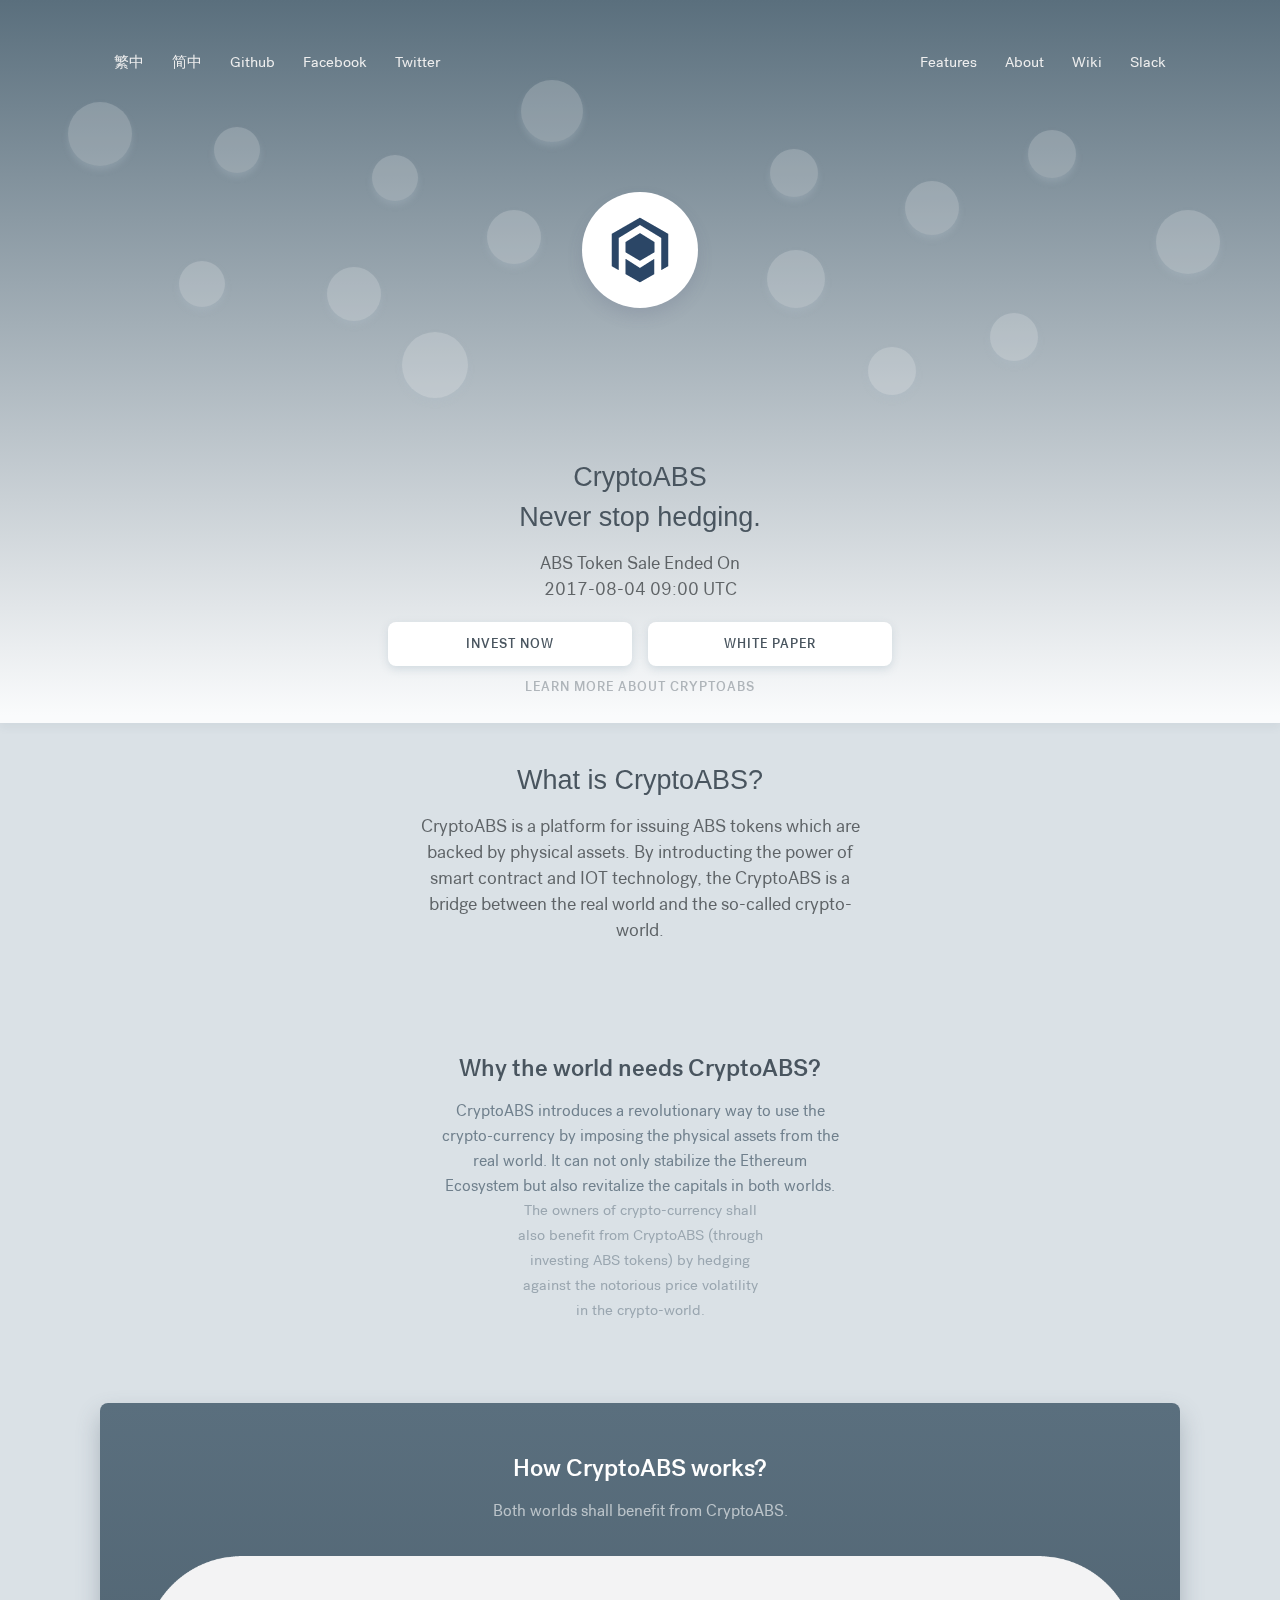
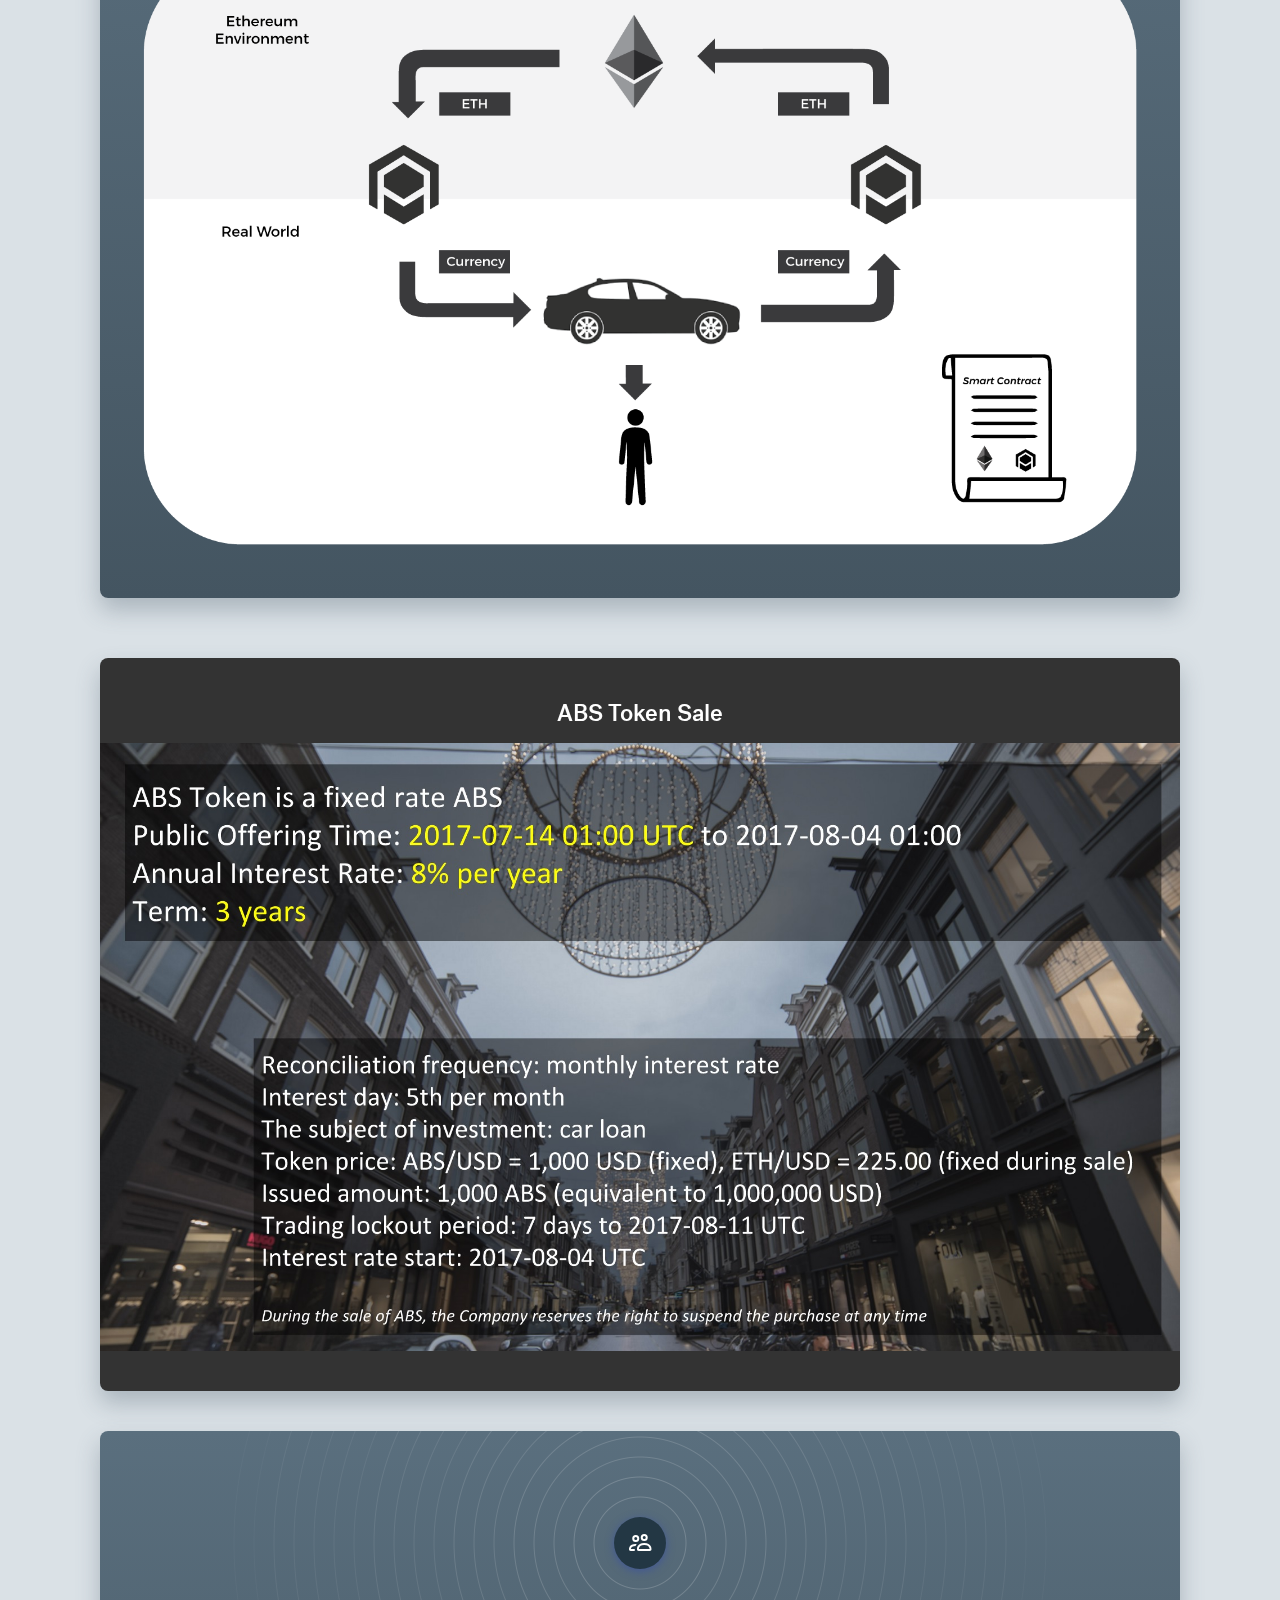
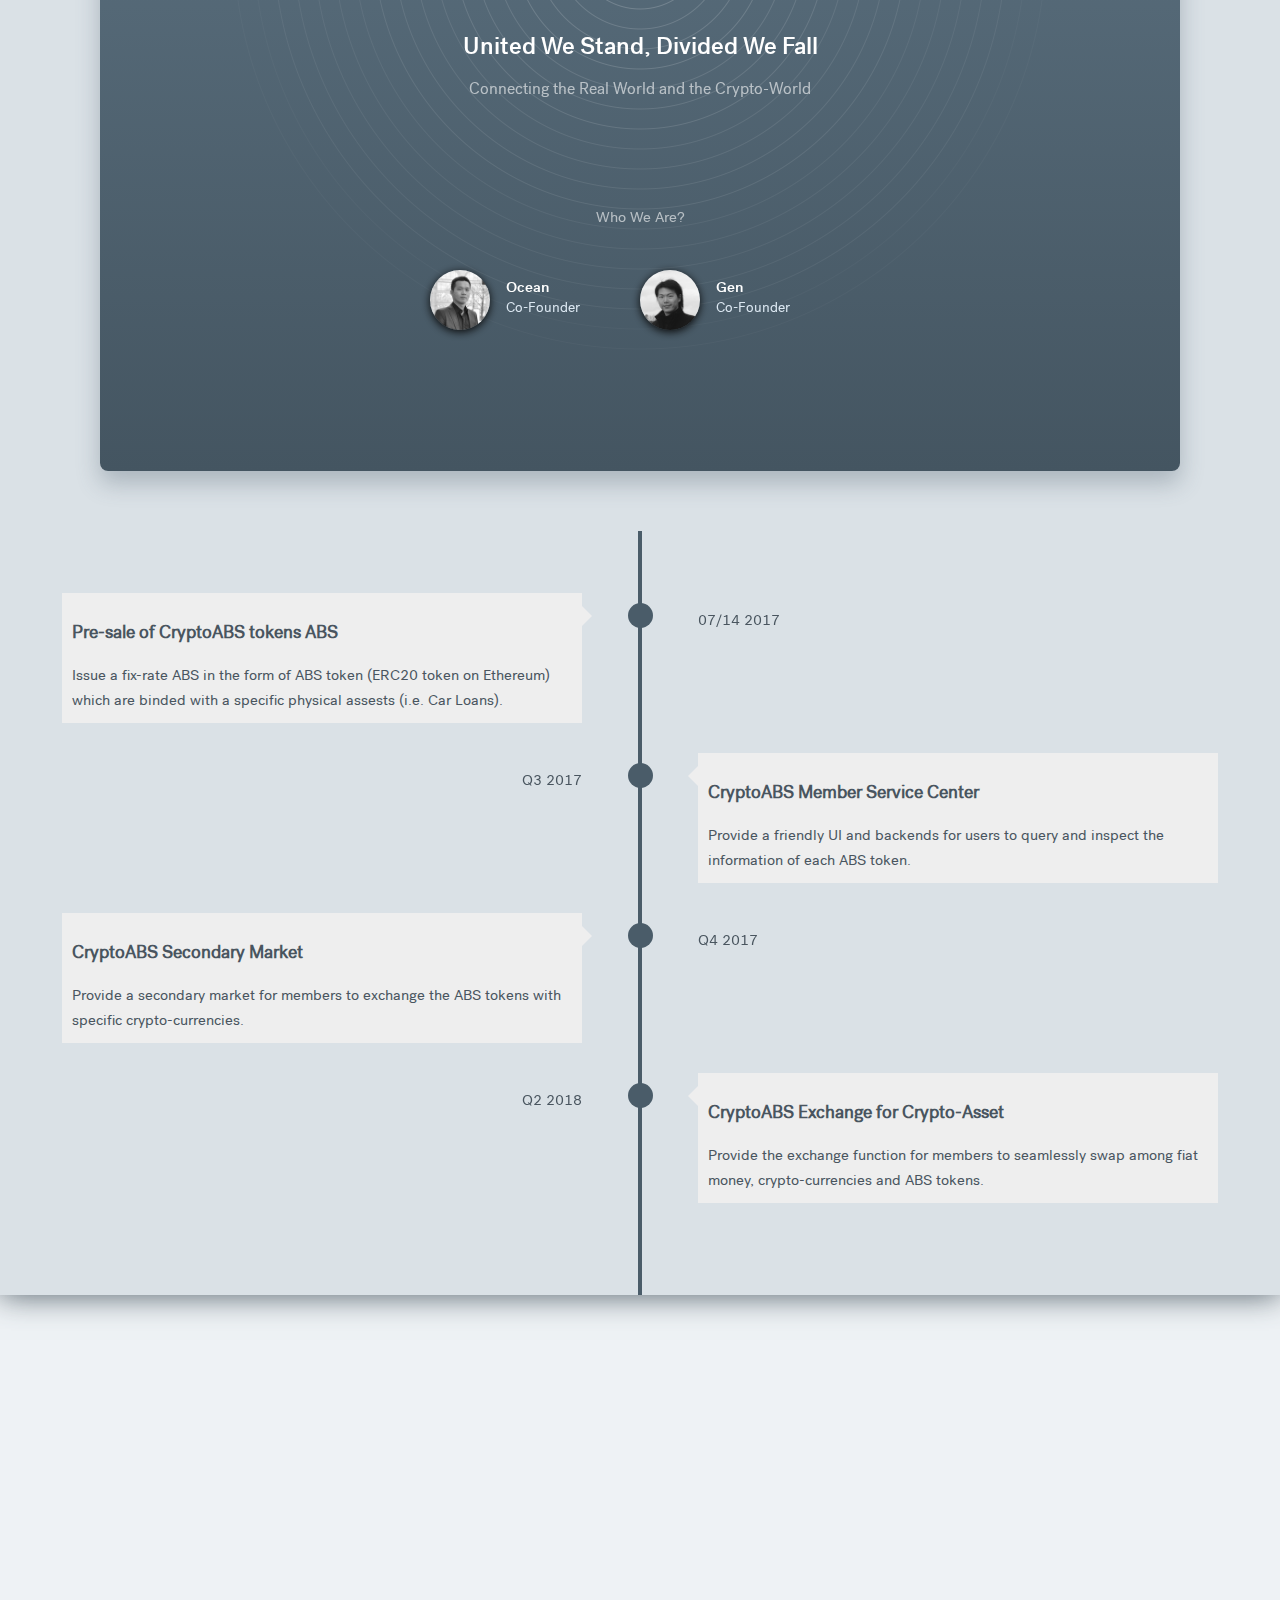
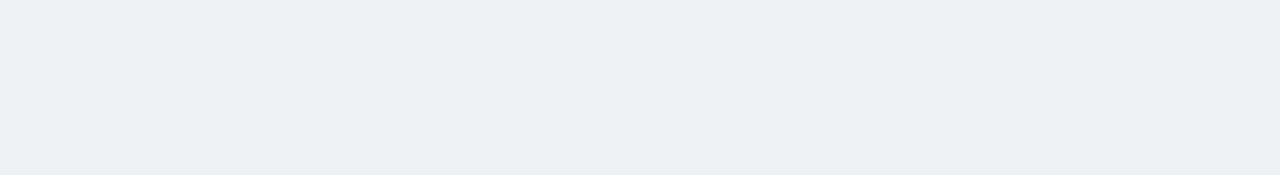
<file: index.html>
<!DOCTYPE html>
<html>

<head>
  <meta http-equiv="Content-Type" content="text/html; charset=UTF-8">
  <meta http-equiv="x-ua-compatible" content="ie=edge">
  <title>CryptoABS</title>
  <meta name="description" content="CryptoABS, a platform for financing with physical assets in Ethereum">
  <meta name="viewport" content="width=device-width, initial-scale=1">
  <link rel="shortcut icon" type="image/x-icon" href="./favicon.ico">
  <link rel="stylesheet" href="./resource/main.css">
  <link rel="stylesheet" href="./resource/flipclock/css/flipclock.css">
  <link rel="stylesheet" href="./resource/Responsive-Timeline-Generator-With-jQuery-Timeline/dist/vertical-timeline.css">
  <link rel="stylesheet" href="./resource/jquery-modal-0.8.0/jquery.modal.min.css">
  <link rel="stylesheet" href="./resource/cabs.css">
  <meta property="og:title" content="CryptoABS, a platform for financing with physical assets in Ethereum">
  <style id="style-1-cropbar-clipper">
    /* Copyright 2014 Evernote Corporation. All rights reserved. */

    .en-markup-crop-options {
      top: 18px !important;
      left: 50% !important;
      margin-left: -100px !important;
      width: 200px !important;
      border: 2px rgba(255, 255, 255, .38) solid !important;
      border-radius: 4px !important;
    }

    .en-markup-crop-options div div:first-of-type {
      margin-left: 0px !important;
    }
  </style>
</head>

<body class="shown">
  <div class="container-wrap">
    <div class="container">
      <div class="slides">
        <div class="slide slide--one">
          <div class="slide__inner">
            <div class="header">
              <div class="header__inner">
                <div class="qr-popup">
                  <h4></h4>
                  <div class="qr-popup-wrap">
                    <div class="qr-code qr-code--one"></div>
                    <div class="qr-code qr-code--two"></div>
                  </div>
                </div>
                <div class="nav nav--left">
                  <a class="nav__item" href="./index_zh-TW.html">繁中</a>
                  <a class="nav__item" href="/index_zh-CN.html">简中</a>
                  <a class="nav__item" target="_blank" href="https://github.com/CryptoABS/">Github</a>
                  <a class="nav__item" target="_blank" href="https://www.facebook.com/cryptoabs.project">Facebook</a>
                  <a class="nav__item" target="_blank" href="https://twitter.com/cryptoabs">Twitter</a>
                </div>
                <div class="nav nav--hide">
                  <a class="nav__item nav__item--features" href="#">Features</a>
                  <a class="nav__item nav__item--about" href="#">About</a>
                  <a class="nav__item" target="_blank" href="#">Wiki</a>
                  <a class="nav__item" target="_blank" href="https://cryptoabs.slack.com">Slack</a>
                </div>
              </div>
            </div>

            <div class="crowdsale">

              <div class="tokens">
                <div class="token-wrap token-wrap--status">
                  <img class="token token--status" src="./img/cryptoABS.png">
                </div>
                <div class="token-wrap">
                  <div class="token token--blue"></div>
                </div>
                <div class="token-wrap">
                  <div class="token token--pink"></div>
                </div>
                <div class="token-wrap">
                  <div class="token token--orange"></div>
                </div>
                <div class="token-wrap">
                  <div class="token token--purple"></div>
                </div>
                <div class="token-wrap">
                  <div class="token token--green"></div>
                </div>
                <div class="token-wrap">
                  <div class="token token--blue"></div>
                </div>
                <div class="token-wrap">
                  <div class="token token--pink"></div>
                </div>
                <div class="token-wrap">
                  <div class="token token--orange"></div>
                </div>
                <div class="token-wrap">
                  <div class="token token--purple"></div>
                </div>
                <div class="token-wrap">
                  <div class="token token--green"></div>
                </div>
                <div class="token-wrap">
                  <div class="token token--blue"></div>
                </div>
                <div class="token-wrap">
                  <div class="token token--pink"></div>
                </div>
                <div class="token-wrap">
                  <div class="token token--orange"></div>
                </div>
                <div class="token-wrap">
                  <div class="token token--purple"></div>
                </div>
                <div class="token-wrap">
                  <div class="token token--green"></div>
                </div>
              </div>

              <div class="tagline">
                <h2 class="tagline__title">CryptoABS</h2>
                <div class="tagline__subtitle">Never stop hedging.</div>
                <!--<div class="clock"></div>-->
                <div class="tagline__body">ABS Token Sale Ended On<br>2017-08-04 09:00 UTC</div>

                <div class="tagline__buttons">
                  <a class="button button--bg-white button--color-blue" target="_blank" href="#agreeModal">Invest Now</a>
                  <a class="button button--bg-white button--color-blue button--more" target="_blank" href="https://github.com/CryptoABS/cryptoabs/blob/master/README.md">White Paper</a>
                </div>
              </div>

              <div class="learn-more">
                <a href="https://github.com/CryptoABS/cryptoabs">Learn more about CryptoABS</a>
              </div>
            </div>

            <div class="about">
              <div class="tagline">
                <h2 class="tagline__title">What is CryptoABS?</h2>
                <div class="tagline__body">CryptoABS is a platform for issuing ABS tokens which are backed by physical assets. By introducting the power
                  of smart contract and IOT technology, the CryptoABS is a bridge between the real world and the so-called
                  crypto-world.
                </div>
              </div>
            </div>
          </div>

          <div class="slide slide--two slide--shown">
            <div class="slide__inner">
              <div class="slide__header">
                <h2 class="slide__title">Why the world needs CryptoABS?</h2>
                <p class="slide__description">CryptoABS introduces a revolutionary way to use the crypto-currency by imposing the physical assets from
                  the real world. It can not only stabilize the Ethereum Ecosystem but also revitalize the capitals in both
                  worlds.
                </p>
              </div>
              <div class="slide__footer">
                The owners of crypto-currency shall also benefit from CryptoABS (through investing ABS tokens) by hedging against the notorious
                price volatility in the crypto-world.
              </div>

            </div>
          </div>
          <div class="slide slide--three slide--shown">
            <div class="slide__inner">
              <div class="slide__header slide__header--inversed">
                <h2 class="slide__title">How CryptoABS works?</h2>
                <p class="slide__description">Both worlds shall benefit from CryptoABS.</p><br>
              </div>
              <div class="imageWindow">
                <img style="width:100%;" src="./img/content/2.png">
              </div>
            </div>
          </div>

          <div class="slide slide--six slide--shown">
            <div class="slide__inner">
              <div class="slide__header slide__header--inversed">
                <h2 class="slide__title">ABS Token Sale</h2>
              </div>
              <div class="imageWindow">
                <img style="width: 100%;" src="./img/content/token-sale.jpg">
              </div>
            </div>
          </div>

          <div class="slide slide--five">
            <div class="slide__inner">
              <div class="slide__header slide__header--inversed">
                <h2 class="slide__title">United We Stand, Divided We Fall</h2>
                <p class="slide__description">Connecting the Real World and the Crypto-World</p>
              </div>
              <div class="slide__bg-image">
                <div class="slide__bg-area"></div>
                <div class="slide__bg-icon">
                  <div class="slide__bg-icon-inner"></div>
                </div>
              </div>
              <div class="contributors">
                <h5 class="contributors__title">Who We Are?</h5>
                <ul class="contributors__list">
                  <li class="contributor contributor--ocean">
                    <a href="https://www.linkedin.com/in/ocean-liu">
                      <div class="contributor__pic"></div>
                    </a>
                    <div class="contributor__info">
                      <div class="contributor__info__name">Ocean</div>
                      <div class="contributor__info__position">Co-Founder</div>
                    </div>
                  </li>
                  <li class="contributor contributor--gen">
                    <a href="https://www.linkedin.com/in/gen-tseng">
                      <div class="contributor__pic"></div>
                    </a>
                    <div class="contributor__info">
                      <div class="contributor__info__name">Gen</div>
                      <div class="contributor__info__position">Co-Founder</div>
                    </div>
                  </li>
                </ul>
              </div>
            </div>
          </div>

          <!-- <div class="slide slide--four">
            <div class="slide__inner">
              <div class="slide__header">
                <h2 class="slide__title">Never Too Late</h2>
                <p class="slide__description">Join the force to stabilize the Ethereum Ecosystem.</p>
              </div>
              <div class="email-form">
                <div class="email-form__inner">
                  <input type="email" value="" name="EMAIL" class="required email-input mce-EMAIL email-form__input email-form__input--email"
                    placeholder="Enter your email" aria-required="true">
                  <input type="submit" onclick="subscribeEmail()" value="Subscribe News" name="subscribe" class="button email-form__input email-form__input--sumbit mc-embedded-subscribe button email-button">
                  <div style="position: absolute; left: -5000px;" aria-hidden="true"><input type="text" name="b_d0c1a0be2adff281b52e27a7f_09e2d9ae07" tabindex="-1" value=""></div>
                </div>
              </div>
            </div>
          </div> -->
        </div>
      </div>
    </div>

    <script src="./resource/flipclock/js/jquery.js"></script>
    <script src="./resource/flipclock/js/flipclock.js"></script>
    <script src="./resource/Responsive-Timeline-Generator-With-jQuery-Timeline/dist/vertical-timeline.min.js"></script>
    <script src="./resource/jquery-modal-0.8.0/jquery.modal.min.js"></script>
    <script src="./resource/clipboard.min.js"></script>
    <script src="./resource/initialize.js"></script>

    <div id="timeline" class="vtimeline">
      <div class="vtimeline-point">
        <div class="vtimeline-icon"></div>
        <div class="vtimeline-block"><span class="vtimeline-date">07/14 2017</span>
          <div data-vtdate="July 2017" class="vtimeline-content">
            <h3>Pre-sale of CryptoABS tokens ABS</h3>
            <p>
              Issue a fix-rate ABS in the form of ABS token (ERC20 token on Ethereum) which are binded with a specific physical assests
              (i.e. Car Loans).
            </p>
          </div>
        </div>
      </div>
      <div class="vtimeline-point">
        <div class="vtimeline-icon"></div>
        <div class="vtimeline-block vtimeline-right"><span class="vtimeline-date">Q3 2017</span>
          <div data-vtdate="Q3 2017" class="vtimeline-content">
            <h3>CryptoABS Member Service Center</h3>
            <p>
              Provide a friendly UI and backends for users to query and inspect the information of each ABS token.
            </p>
          </div>
        </div>
      </div>
      <div class="vtimeline-point">
        <div class="vtimeline-icon"></div>
        <div class="vtimeline-block"><span class="vtimeline-date">Q4 2017</span>
          <div data-vtdate="Q4 2017" class="vtimeline-content">
            <h3>CryptoABS Secondary Market</h3>
            <p>
              Provide a secondary market for members to exchange the ABS tokens with specific crypto-currencies.
            </p>
          </div>
        </div>
      </div>
      <div class="vtimeline-point">
        <div class="vtimeline-icon"></div>
        <div class="vtimeline-block vtimeline-right"><span class="vtimeline-date">Q2 2018</span>
          <div data-vtdate="Q2 2018" class="vtimeline-content">
            <h3>CryptoABS Exchange for Crypto-Asset</h3>
            <p>
              Provide the exchange function for members to seamlessly swap among fiat money, crypto-currencies and ABS tokens.
            </p>
          </div>
        </div>
      </div>
    </div>

    <div class="footer">
      <div class="footer-inner">
        <div class="footer-logo-wrap">
          <div class="footer-logo-wrap__inner">
            <div class="footer-logo"></div>
            <div class="footer-address">CryptoABS platform</div>
          </div>
        </div>
        <div class="footer-table">
          <div class="footer-table__column">
            <h4 class="footer-header">Social links</h4>
            <ul class="footer-list">
              <li class="footer-link footer-link--gh"><a href="https://github.com/CryptoABS/" target="_blank"><span class="footer-icon"></span><span class="footer-link-label">Github</span></a></li>
              <li class="footer-link footer-link--fb"><a href="https://www.facebook.com/cryptoabs.project" target="_blank"><span class="footer-icon"></span><span class="footer-link-label">Facebook</span></a></li>
              <li class="footer-link footer-link--tw"><a href="https://twitter.com/cryptoabs" target="_blank"><span class="footer-icon"></span><span class="footer-link-label">Twitter</span></a></li>
              <li class="footer-link footer-link--rd"><a href="https://www.reddit.com/CryptoABS" target="_blank"><span class="footer-icon"></span><span class="footer-link-label">Reddit</span></a></li>
              <li class="footer-link footer-link--sl"><a href="https://cryptoabs.slack.com" target="_blank"><span class="footer-icon"></span><span class="footer-link-label">Slack</span></a></li>
            </ul>
          </div>
          <div class="footer-table__column">
            <h4 class="footer-header">More</h4>
            <ul class="footer-list">
              <li class="footer-link"><a href="#" target="_blank">CryptoABS Wiki</a></li>
              <li class="footer-link"><a href="#" target="_blank">CryptoABS Blog</a></li>
            </ul>
          </div>
          <div class="footer-table__column">
            <h4 class="footer-header">Language</h4>
            <ul class="footer-list">
              <li class="footer-link">
                <select class="language-switcher" name="lang">
                    <option value="en-US" selected>English</option>
                    <option value="zh-TW">繁體中文</option>
                    <option value="zh-CN">简体中文</option>
                </select>
              </li>
            </ul>
          </div>
        </div>
      </div>
    </div>
    <div id="agreeModal" class="modal" style="opacity: 1; display: none;">
      <img src="./img/buyToken.png" alt="qrcode" style="width:100%">
      <div class="agreeContainer">
        <div>
          <a href="#investModal">
            <span class="checkboxAgree">
              <input type="checkbox" value="1" id="checkboxAgreeInput" name="">
              <label for="checkboxAgreeInput" id="checkboxAgree"></label>
            </span>
          </a>
        </div>
        <div>
          Please carefully read the following
          <a target="_blank" href="https://cryptoabs.github.io/docs/terms.pdf">
            <u>Terms and Conditions.</u>
          </a>
        </div>
      </div>
    </div>
    <div id="investModal" class="modal" style="opacity: 1; display: none;">
      <div class="investContainer">
        <div class="qrcode">
          <h2 class="contract__title">Contract Address</h2>
          <img src="./img/QR_code.png" alt="qrcode" style="width:100%">
          <p id="contractAddress" class="contractAddress">0xfd95392e1ce28a6debff90feb0a28a1392df738b</p>
          <a class="button button--bg-white button--color-blue" id="contractAddressCopy">Copy Address</a>
        </div>
        <div class="userguide">
          <h2 class="contract__title">How to buy?</h2>
          <a target="_blank" href="https://cryptoabs.github.io/docs/userGuide.pdf">
            <img src="./img/user_guide.png" alt="userguide" style="width: 80%; margin: 25px;">
          </a>
        </div>
      </div>
    </div>
    <script src="./resource/finalize.js"></script>
</body>

</html>
</file>
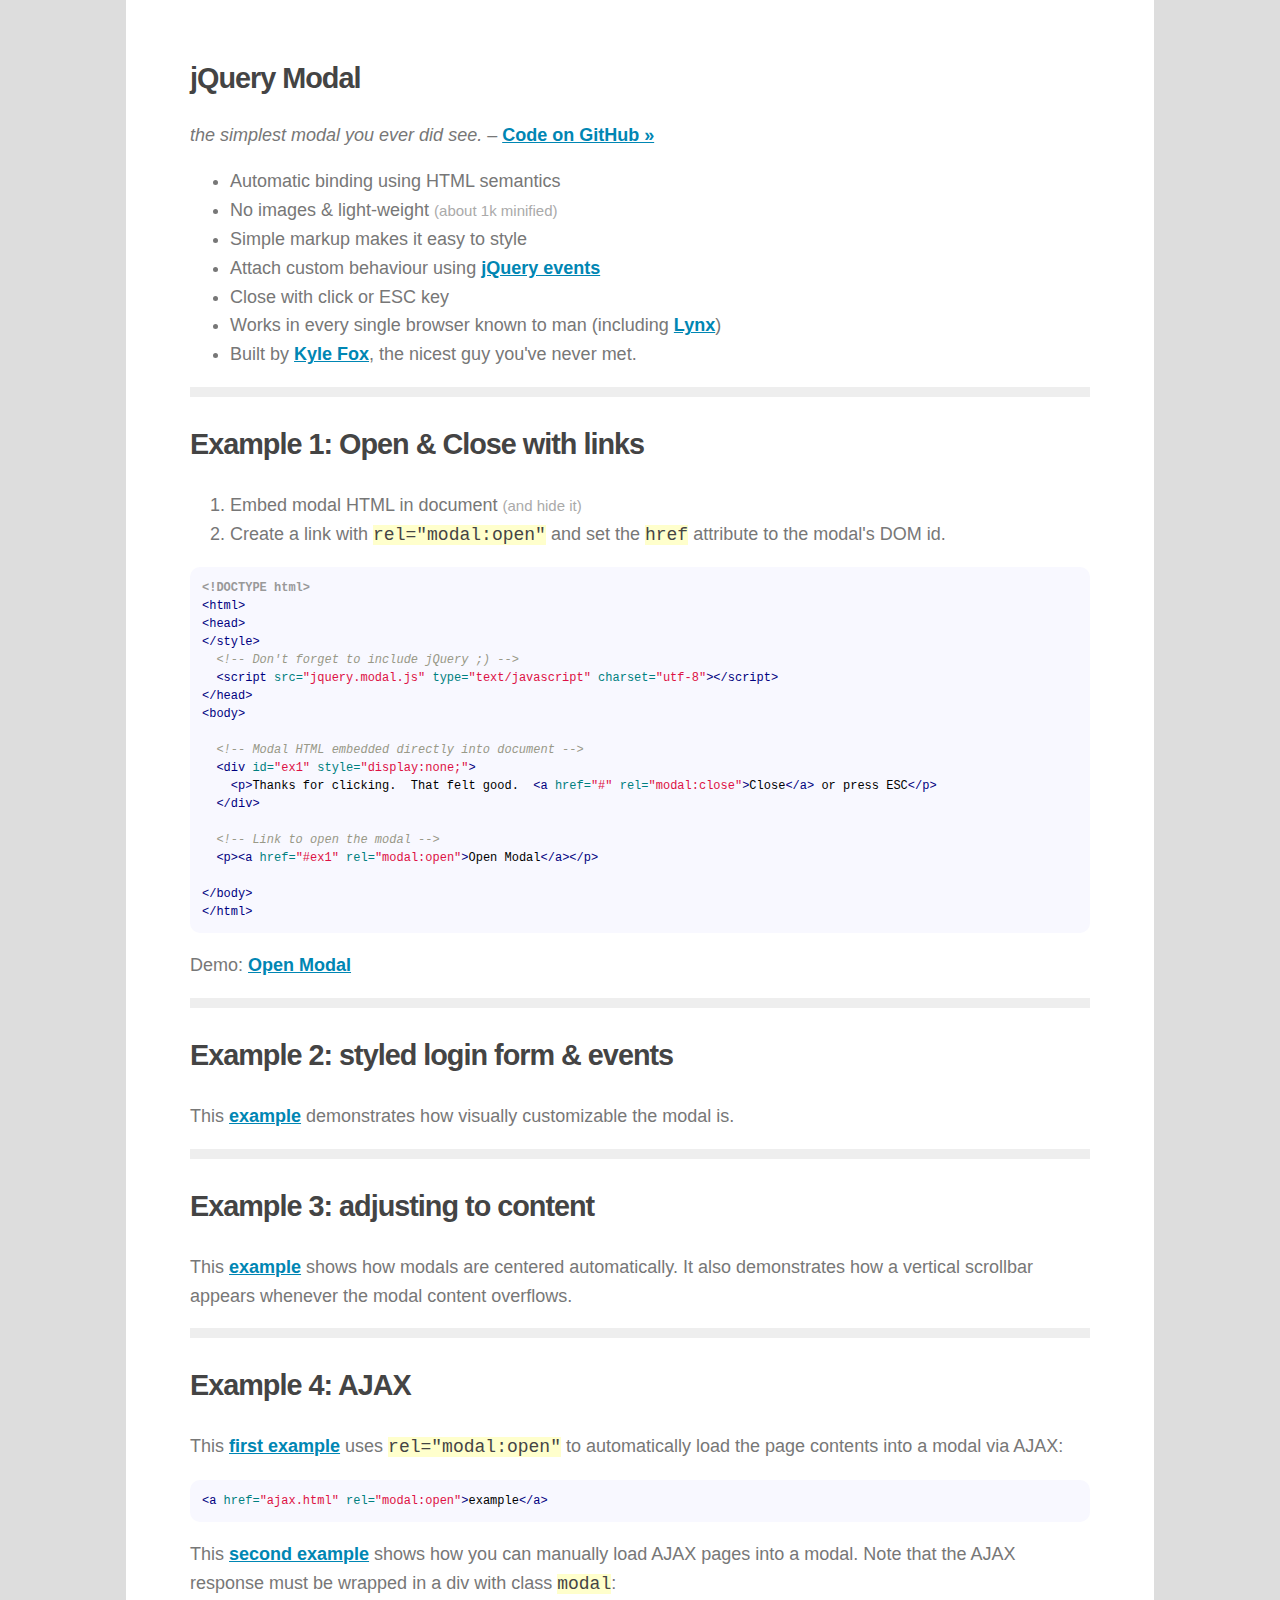
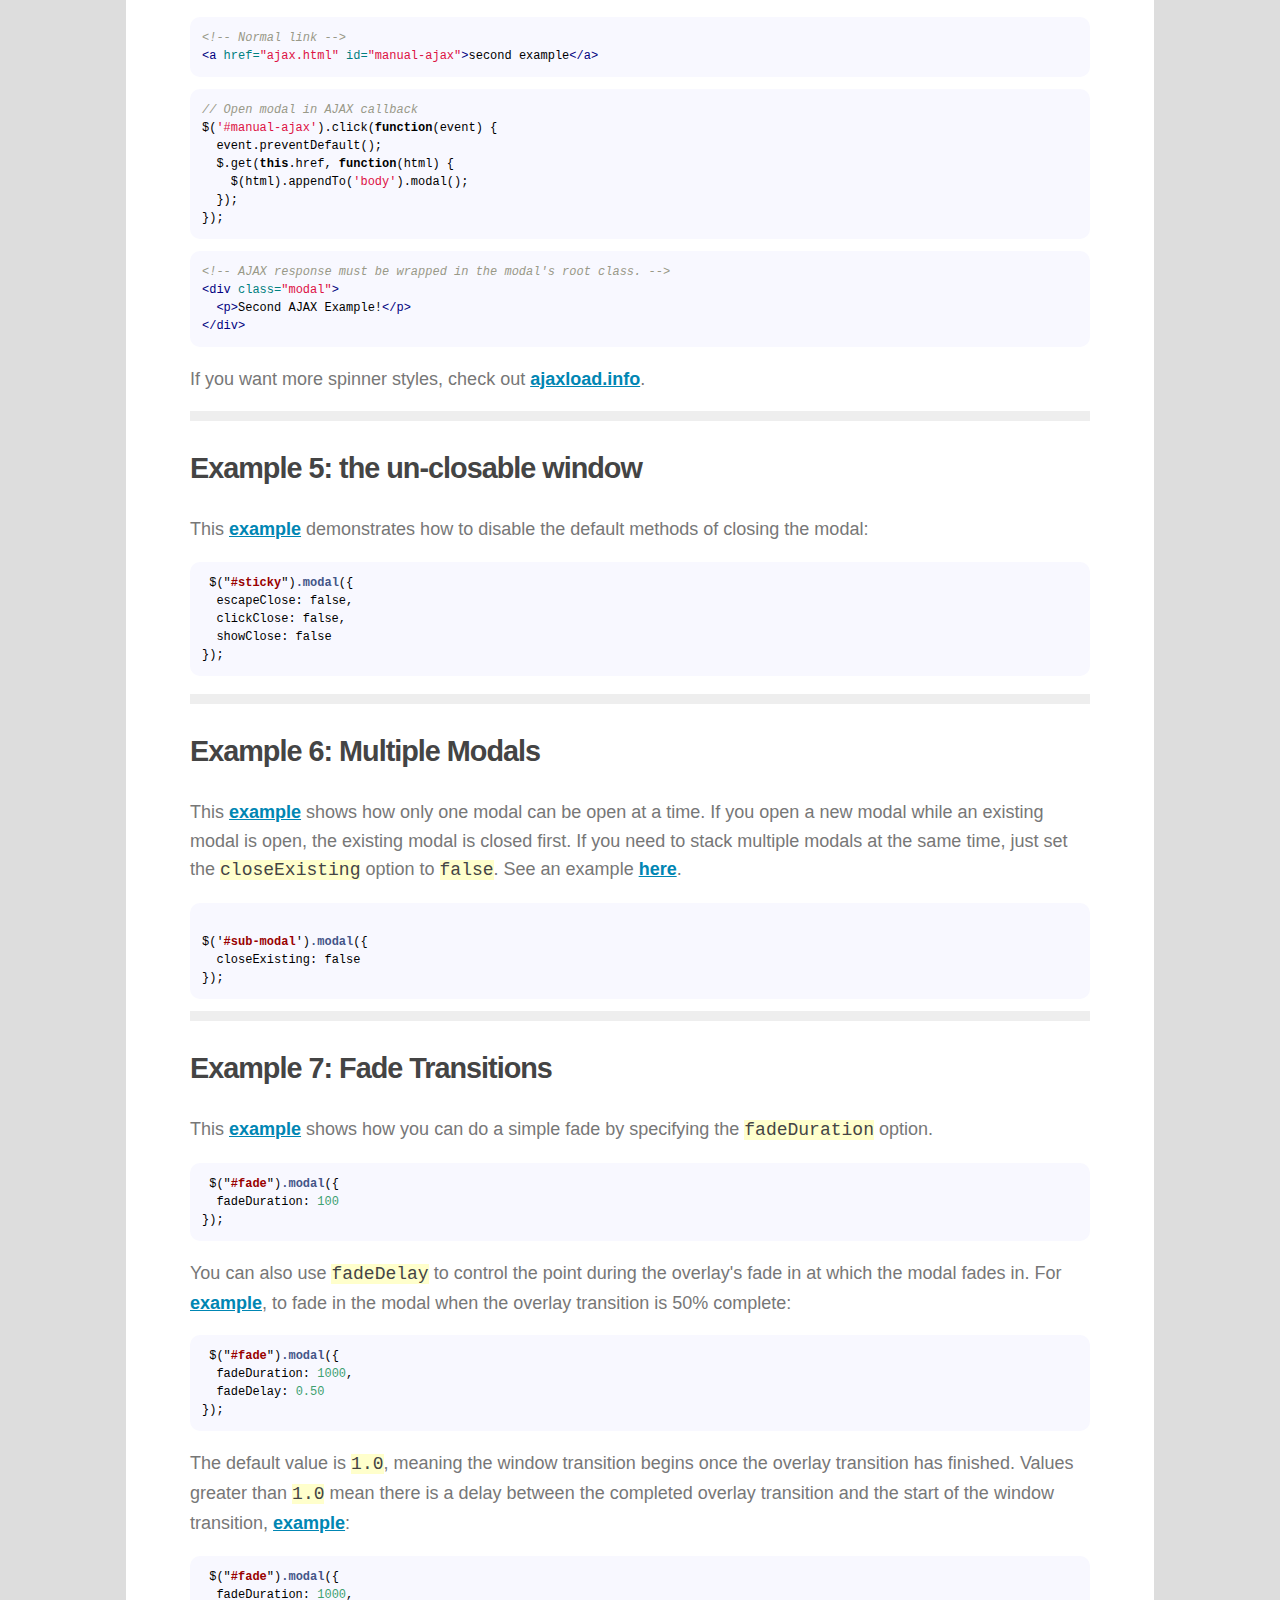
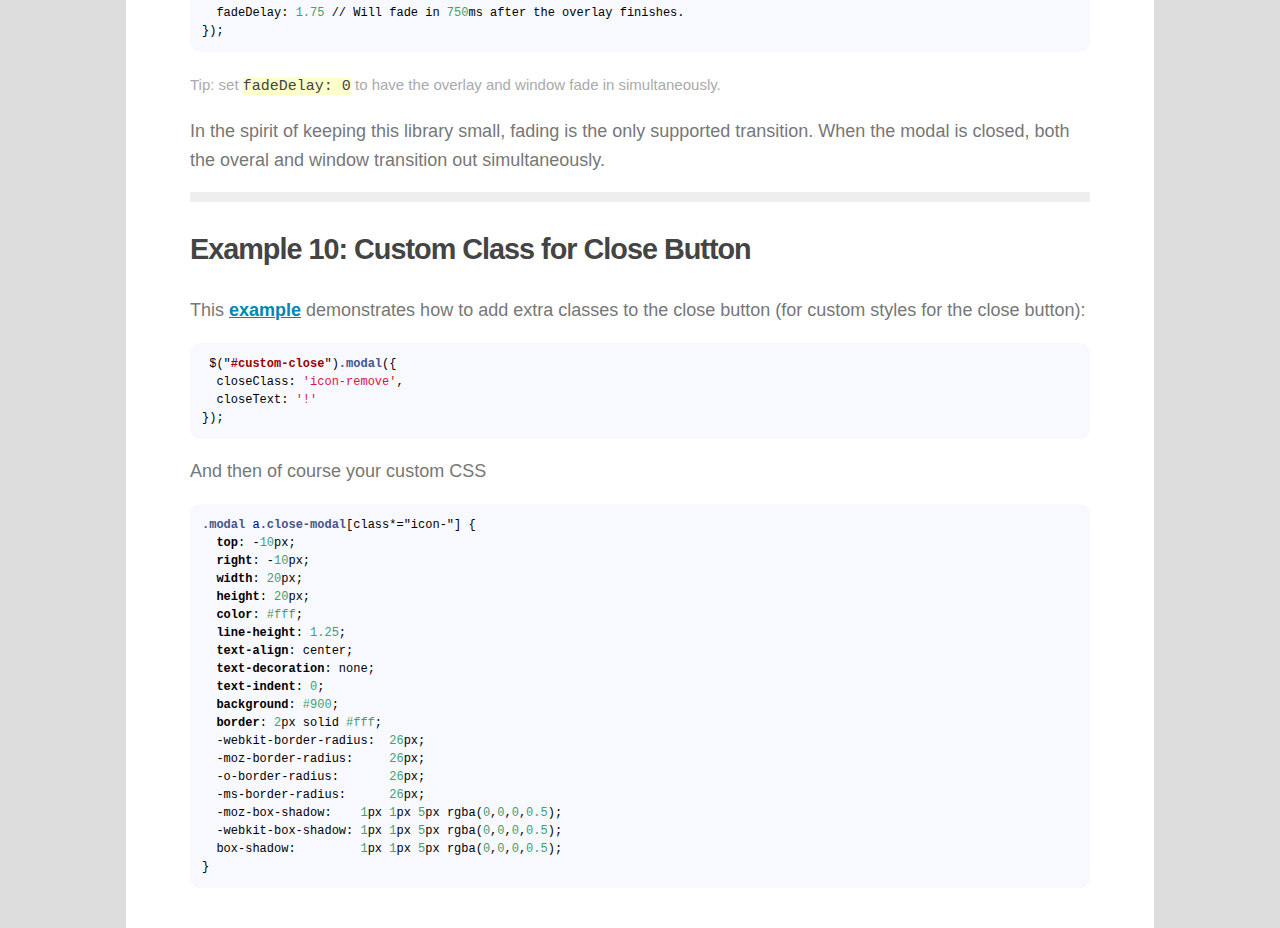
<file: resource/jquery-modal-0.8.0/examples/index.html>
<!DOCTYPE html>
<html>
<head>
  <script src="https://ajax.googleapis.com/ajax/libs/jquery/3.1.0/jquery.min.js"></script>

  <script src="../jquery.modal.js" type="text/javascript" charset="utf-8"></script>
  <link rel="stylesheet" href="../jquery.modal.css" type="text/css" media="screen" />

  <script src="highlight/highlight.pack.js" type="text/javascript" charset="utf-8"></script>
  <script type="text/javascript" charset="utf-8"> hljs.initHighlightingOnLoad(); </script>
  <link rel="stylesheet" href="highlight/github.css" type="text/css" media="screen" />
  <link href='http://fonts.googleapis.com/css?family=Roboto:300,700' rel='stylesheet' type='text/css'>
  <style type="text/css" media="screen">
    html { background: #ddd; }
    body { font: normal 18px/1.6 'Open Sans', "Helvetica Neue", Arial, sans-serif; font-weight: 300; color: #777; padding: 2em 5%; width: 80%; max-width: 900px; margin: 0 auto; background: #fff; }
    small { color: #aaa; }
    h1,h2,h3,h4 { color: #444; font-weight: 700; font-size: 1.6em; letter-spacing: -1px; }
    a { color: #0086B3; font-weight: 700; }
    a:hover { color: #000; }
    p code, li code {background:#ffffcc; color: #444; }
    pre { font-size: 12px; line-height: 18px; }
    pre code { overflow: scroll; padding: 1em; border-radius: 10px; }
    hr { height: 10px; background: #eee; border: none; }
    table {width:100%;border-collapse:collapse;}
    td { border: 1px solid #eee; padding: 15px; }
    td pre { margin: 0; }

    body > .modal {
      display: none;
    }

    /* Example 2 (login form) */
    .login_form.modal {
      border-radius: 0;
      line-height: 18px;
      padding: 0;
      font-family: "Lucida Grande", Verdana, sans-serif;
    }

    .login_form h3 {
      margin: 0;
      padding: 10px;
      color: #fff;
      font-size: 14px;
      background: -moz-linear-gradient(top, #2e5764, #1e3d47);
      background: -webkit-gradient(linear,left bottom,left top,color-stop(0, #1e3d47),color-stop(1, #2e5764));
    }

    .login_form.modal p { padding: 20px 30px; border-bottom: 1px solid #ddd; margin: 0;
      background: -webkit-gradient(linear,left bottom,left top,color-stop(0, #eee),color-stop(1, #fff));
      overflow: hidden;
    }
    .login_form.modal p:last-child { border: none; }
    .login_form.modal p label { float: left; font-weight: bold; color: #333; font-size: 13px; width: 110px; line-height: 22px; }
    .login_form.modal p input[type="text"],
    .login_form.modal p input[type="password"] {
      font: normal 12px/18px "Lucida Grande", Verdana;
      padding: 3px;
      border: 1px solid #ddd;
      width: 200px;
    }


    .part {
      display: none;
    }

  </style>
  <title>jQuery Modal</title>
</head>
<body>

<h1>jQuery Modal</h1>
<p><em>the simplest modal you ever did see.</em> &ndash; <a href="http://github.com/kylefox/jquery-modal">Code on GitHub &raquo;</a></p>
<ul>
  <li>Automatic binding using HTML semantics</li>
  <li>No images &amp; light-weight <small>(about 1k minified)</small></li>
  <li>Simple markup makes it easy to style</li>
  <li>Attach custom behaviour using <a href="http://api.jquery.com/category/events/">jQuery events</a></li>
  <li>Close with click or ESC key</li>
  <li>Works in every single browser known to man (including <a href="http://lynx.invisible-island.net/current/">Lynx</a>)</li>
  <li>Built by <a href="http://kylefox.ca/">Kyle Fox</a>, the nicest guy you've never met.</li>
</ul>





<hr />

<h2>Example 1: Open &amp; Close with links</h2>
<ol>
  <li>Embed modal HTML in document <small>(and hide it)</small></li>
  <li>Create a link with <code>rel="modal:open"</code> and set the <code>href</code> attribute to the modal's DOM id.</li>
</ol>
<pre><code>&lt;!DOCTYPE html&gt;
&lt;html&gt;
&lt;head&gt;
&lt;/style&gt;
  &lt;!-- Don't forget to include jQuery ;) --&gt;
  &lt;script src=&quot;jquery.modal.js&quot; type=&quot;text/javascript&quot; charset=&quot;utf-8&quot;&gt;&lt;/script&gt;
&lt;/head&gt;
&lt;body&gt;

  &lt;!-- Modal HTML embedded directly into document --&gt;
  &lt;div id=&quot;ex1&quot; style=&quot;display:none;&quot;&gt;
    &lt;p&gt;Thanks for clicking.  That felt good.  &lt;a href=&quot;#&quot; rel=&quot;modal:close&quot;&gt;Close&lt;/a&gt; or press ESC&lt;/p&gt;
  &lt;/div&gt;

  &lt;!-- Link to open the modal --&gt;
  &lt;p&gt;&lt;a href=&quot;#ex1&quot; rel=&quot;modal:open&quot;&gt;Open Modal&lt;/a&gt;&lt;/p&gt;

&lt;/body&gt;
&lt;/html&gt;
</code></pre>

<!-- Link to open the modal -->
<p>Demo: <a href="#ex1" rel="modal:open">Open Modal</a></p>

<!-- Modal HTML embedded directly into document -->
<div class="modal" id="ex1" style="display:none;">
  <p>Thanks for clicking.  That felt good.  <br />Click <a href="#" rel="modal:close">close</a>, click the overlay, or press ESC</p>
</div>


<hr />

<h2>Example 2: styled login form &amp; events</h2>

<p>This <a href="#ex2" rel="modal:open">example</a> demonstrates how visually customizable the modal is.</p>

<!-- Modal HTML embedded directly into document -->
<form action="" class="login_form modal" id="ex2" style="display:none;">
  <h3>Please login to continue</h3>
  <p><label>Username:</label><input type="text" /></p>
  <p><label>Password:</label><input type="password" /></p>
  <p><input type="submit" value="Login" /></p>
</form>

<hr />

<h2>Example 3: adjusting to content</h2>
<p>This <a href="#ex3" rel="modal:open">example</a> shows how modals are centered automatically. It also demonstrates how a vertical scrollbar appears whenever the modal content overflows.</p>
<div id="ex3" class="modal">
  <p><a id="more" href="#more">More!</a></p>
  <p>Lorem ipsum dolor sit amet, consectetur adipisicing elit, sed do eiusmod tempor incididunt ut labore et dolore magna aliqua. Ut enim ad minim veniam, quis nostrud exercitation ullamco laboris nisi ut aliquip ex ea commodo consequat.</p>
</div>

<hr />

<h2>Example 4: AJAX</h2>

<p>This <a href="ajax.html" rel="modal:open">first example</a> uses <code>rel="modal:open"</code> to automatically load the page contents into a modal via AJAX:</p>

<pre><code>&lt;a href=&quot;ajax.html&quot; rel=&quot;modal:open&quot;&gt;example&lt;/a&gt;</code></pre>

<p>This <a href="ajax2.html" id="manual-ajax">second example</a> shows how you can manually load AJAX pages into a modal. Note that the AJAX response must be wrapped in a div with class <code>modal</code>:</p>

<pre><code>&lt;!-- Normal link --&gt;<br/>&lt;a href=&quot;ajax.html&quot; id=&quot;manual-ajax&quot;&gt;second example&lt;/a&gt;</code></pre>

<pre><code>// Open modal in AJAX callback
$('#manual-ajax').click(function(event) {
  event.preventDefault();
  $.get(this.href, function(html) {
    $(html).appendTo('body').modal();
  });
});</code></pre>

<pre><code>&lt;!-- AJAX response must be wrapped in the modal's root class. --&gt;<br/>&lt;div class=&quot;modal&quot;&gt;<br/>  &lt;p&gt;Second AJAX Example!&lt;/p&gt;<br/>&lt;/div&gt;</pre></code>

<p>If you want more spinner styles, check out <a href="http://ajaxload.info/">ajaxload.info</a>.</p>

<hr />

<h2>Example 5: the un-closable window</h2>
<p>
  This <a href="#ex5">example</a> demonstrates how to disable the default methods of closing the modal:

<pre><code> $("#sticky").modal({
  escapeClose: false,
  clickClose: false,
  showClose: false
});</code></pre>


</p>
<div id="ex5" class="modal">
  <p>If you do this, be sure to provide the user with an alternate method of <a href="#" rel="modal:close">closing the window.</a></p>
</div>

<hr />

<h2>Example 6: Multiple Modals</h2>

<p>
  This <a href="#ex6-1" rel="modal:open">example</a> shows how only one modal can be open at a time. If you open a new modal while an existing modal is open, the existing modal is closed first.
  If you need to stack multiple modals at the same time, just set the <code>closeExisting</code> option to <code>false</code>.
  See an example <a href="#ex6-1b" rel="modal:open">here</a>.
</p>

<pre><code>
$('#sub-modal').modal({
  closeExisting: false
});
</pre></code>

<div class="modal" id="ex6-1" style="display:none;">
  <p>I'm the first modal. <a href="#ex6-2" rel="modal:open">Open second modal...</a></p>
</div>

<div class="modal" id="ex6-2" style="display:none;">
  <p>I'm the second modal. <a href="#ex6-3" rel="modal:open">Open third modal...</a></p>
</div>

<div class="modal" id="ex6-3" style="display:none;">
  <p>I'm the third modal. You get the idea.</p>
</div>

<div class="modal" id="ex6-1b" style="display:none;">
  <p>I'm the first modal. <a href="#ex6-2b">Open second modal...</a></p>
  <p>Lorem ipsum dolor sit amet, consectetur adipisicing elit, sed do eiusmod
  tempor incididunt ut labore et dolore magna aliqua. Ut enim ad minim veniam,
  quis nostrud exercitation ullamco laboris nisi ut aliquip ex ea commodo
  consequat. Duis aute irure dolor in reprehenderit in voluptate velit esse
  cillum dolore eu fugiat nulla pariatur. Excepteur sint occaecat cupidatat non
  proident, sunt in culpa qui officia deserunt mollit anim id est laborum.</p>
</div>

<div class="modal" id="ex6-2b" style="display:none;">
  <p>I'm the second modal. <a href="#ex6-3b">Open third modal...</a></p>
  <p>Duis aute irure dolor in reprehenderit in voluptate velit esse
  cillum dolore eu fugiat nulla pariatur. Excepteur sint occaecat cupidatat non
  proident, sunt in culpa qui officia deserunt mollit anim id est laborum.</p>
</div>

<div class="modal" id="ex6-3b" style="display:none;">
  <p>I'm the third modal. You get the idea.</p>
</div>

<hr />

<h2>Example 7: Fade Transitions</h2>

<p>This <a href="#ex7">example</a> shows how you can do a simple fade by specifying the <code>fadeDuration</code> option.</p>

<pre><code> $("#fade").modal({
  fadeDuration: 100
});</code></pre>

<p>You can also use <code>fadeDelay</code> to control the point during the overlay's fade in at which the modal fades in. For <a href="#ex8">example</a>, to fade in the modal when the overlay transition is 50% complete:</p>

<pre><code> $("#fade").modal({
  fadeDuration: 1000,
  fadeDelay: 0.50
});</code></pre>

<p>The default value is <code>1.0</code>, meaning the window transition begins once the overlay transition has finished. Values greater than <code>1.0</code> mean there is a delay between the completed overlay transition and the start of the window transition, <a href="#ex9">example</a>:</p>

<pre><code> $("#fade").modal({
  fadeDuration: 1000,
  fadeDelay: 1.75 // Will fade in 750ms after the overlay finishes.
});</code></pre>

<p><small>Tip: set <code>fadeDelay: 0</code> to have the overlay and window fade in simultaneously.</small></p>

<p>In the spirit of keeping this library small, fading is the only supported transition. When the modal is closed, both the overal and window transition out simultaneously.</p>

<div id="ex7" class="modal">
  <p>Lorem ipsum dolor sit amet, consectetur adipisicing elit, sed do eiusmod
  tempor incididunt ut labore et dolore magna aliqua. Ut enim ad minim veniam,
  quis nostrud exercitation ullamco laboris nisi ut aliquip ex ea commodo
  consequat. Duis aute irure dolor in reprehenderit in voluptate velit esse
  cillum dolore eu fugiat nulla pariatur. Excepteur sint occaecat cupidatat non
  proident, sunt in culpa qui officia deserunt mollit anim id est laborum.</p>
</div>

<div id="ex8" class="modal">
  <p>This modal starts fading in once the overlay is 50% faded in.</p>
</div>

<div id="ex9" class="modal">
  <p>This modal starts fading in well after the overlay has finished transitioning.</p>
</div>

<hr/>

<h2>Example 10: Custom Class for Close Button</h2>
<p>
  This <a href="#ex10">example</a> demonstrates how to add extra classes to the close button (for custom styles for the close button):
</p>

<pre><code> $("#custom-close").modal({
  closeClass: 'icon-remove',
  closeText: '!'
});</code></pre>
<p>And then of course your custom CSS</p>
<pre><code>.modal a.close-modal[class*="icon-"] {
  top: -10px;
  right: -10px;
  width: 20px;
  height: 20px;
  color: #fff;
  line-height: 1.25;
  text-align: center;
  text-decoration: none;
  text-indent: 0;
  background: #900;
  border: 2px solid #fff;
  -webkit-border-radius:  26px;
  -moz-border-radius:     26px;
  -o-border-radius:       26px;
  -ms-border-radius:      26px;
  -moz-box-shadow:    1px 1px 5px rgba(0,0,0,0.5);
  -webkit-box-shadow: 1px 1px 5px rgba(0,0,0,0.5);
  box-shadow:         1px 1px 5px rgba(0,0,0,0.5);
}</code></pre>

<div id="ex10" class="modal">
  <p>This modal has a fancy-shmancy close button.</p>
</div>

<style type="text/css">
  .modal a.close-modal[class*="icon-"] {
    top: -10px;
    right: -10px;
    width: 20px;
    height: 20px;
    color: #fff;
    line-height: 1.25;
    text-align: center;
    text-decoration: none;
    text-indent: 0;
    background: #900;
    border: 2px solid #fff;
    -webkit-border-radius: 26px;
    -moz-border-radius: 26px;
    -o-border-radius: 26px;
    -ms-border-radius: 26px;
    -moz-box-shadow:    1px 1px 5px rgba(0,0,0,0.5);
    -webkit-box-shadow: 1px 1px 5px rgba(0,0,0,0.5);
    box-shadow:         1px 1px 5px rgba(0,0,0,0.5);
  }
</style>

<script type="text/javascript" charset="utf-8">
  $(function() {

    function log_modal_event(event, modal) {
      if(typeof console != 'undefined' && console.log) console.log("[event] " + event.type);
    };

    $(document).on($.modal.BEFORE_BLOCK, log_modal_event);
    $(document).on($.modal.BLOCK, log_modal_event);
    $(document).on($.modal.BEFORE_OPEN, log_modal_event);
    $(document).on($.modal.OPEN, log_modal_event);
    $(document).on($.modal.BEFORE_CLOSE, log_modal_event);
    $(document).on($.modal.CLOSE, log_modal_event);
    $(document).on($.modal.AFTER_CLOSE, log_modal_event);
    $(document).on($.modal.AJAX_SEND, log_modal_event);
    $(document).on($.modal.AJAX_SUCCESS, log_modal_event);
    $(document).on($.modal.AJAX_COMPLETE, log_modal_event);

    $('#more').click(function() {
      $(this).parent().after($(this).parent().next().clone());
      return false;
    });

    $('#manual-ajax').click(function(event) {
      event.preventDefault();
      $.get(this.href, function(html) {
        $(html).appendTo('body').modal();
      });
    });

    $('a[href="#ex5"]').click(function(event) {
      event.preventDefault();
      $(this).modal({
        escapeClose: false,
        clickClose: false,
        showClose: false
      });
    });

    $('a[href="#ex6-2b"],a[href="#ex6-3b"]').click(function(event) {
      event.preventDefault();
      $(this).modal({
        closeExisting: false
      });
    });

    $('a[href="#ex7"]').click(function(event) {
      event.preventDefault();
      $(this).modal({
        fadeDuration: 250
      });
    });

    $('a[href="#ex8"]').click(function(event) {
      event.preventDefault();
      $(this).modal({
        fadeDuration: 1000,
        fadeDelay: 0.50
      });
    });

    $('a[href="#ex9"]').click(function(event) {
      event.preventDefault();
      $(this).modal({
        fadeDuration: 1000,
        fadeDelay: 1.75
      });
    });

    $('a[href="#ex10"]').click(function(event){
      event.preventDefault();
      $(this).modal({
        closeClass: 'icon-remove',
        closeText: '!'
      });
    });

  });
</script>

<script>
  (function(i,s,o,g,r,a,m){i['GoogleAnalyticsObject']=r;i[r]=i[r]||function(){
  (i[r].q=i[r].q||[]).push(arguments)},i[r].l=1*new Date();a=s.createElement(o),
  m=s.getElementsByTagName(o)[0];a.async=1;a.src=g;m.parentNode.insertBefore(a,m)
  })(window,document,'script','//www.google-analytics.com/analytics.js','ga');

  ga('create', 'UA-1701128-22', 'auto');
  ga('send', 'pageview');

</script>

</body>
</html>
</file>
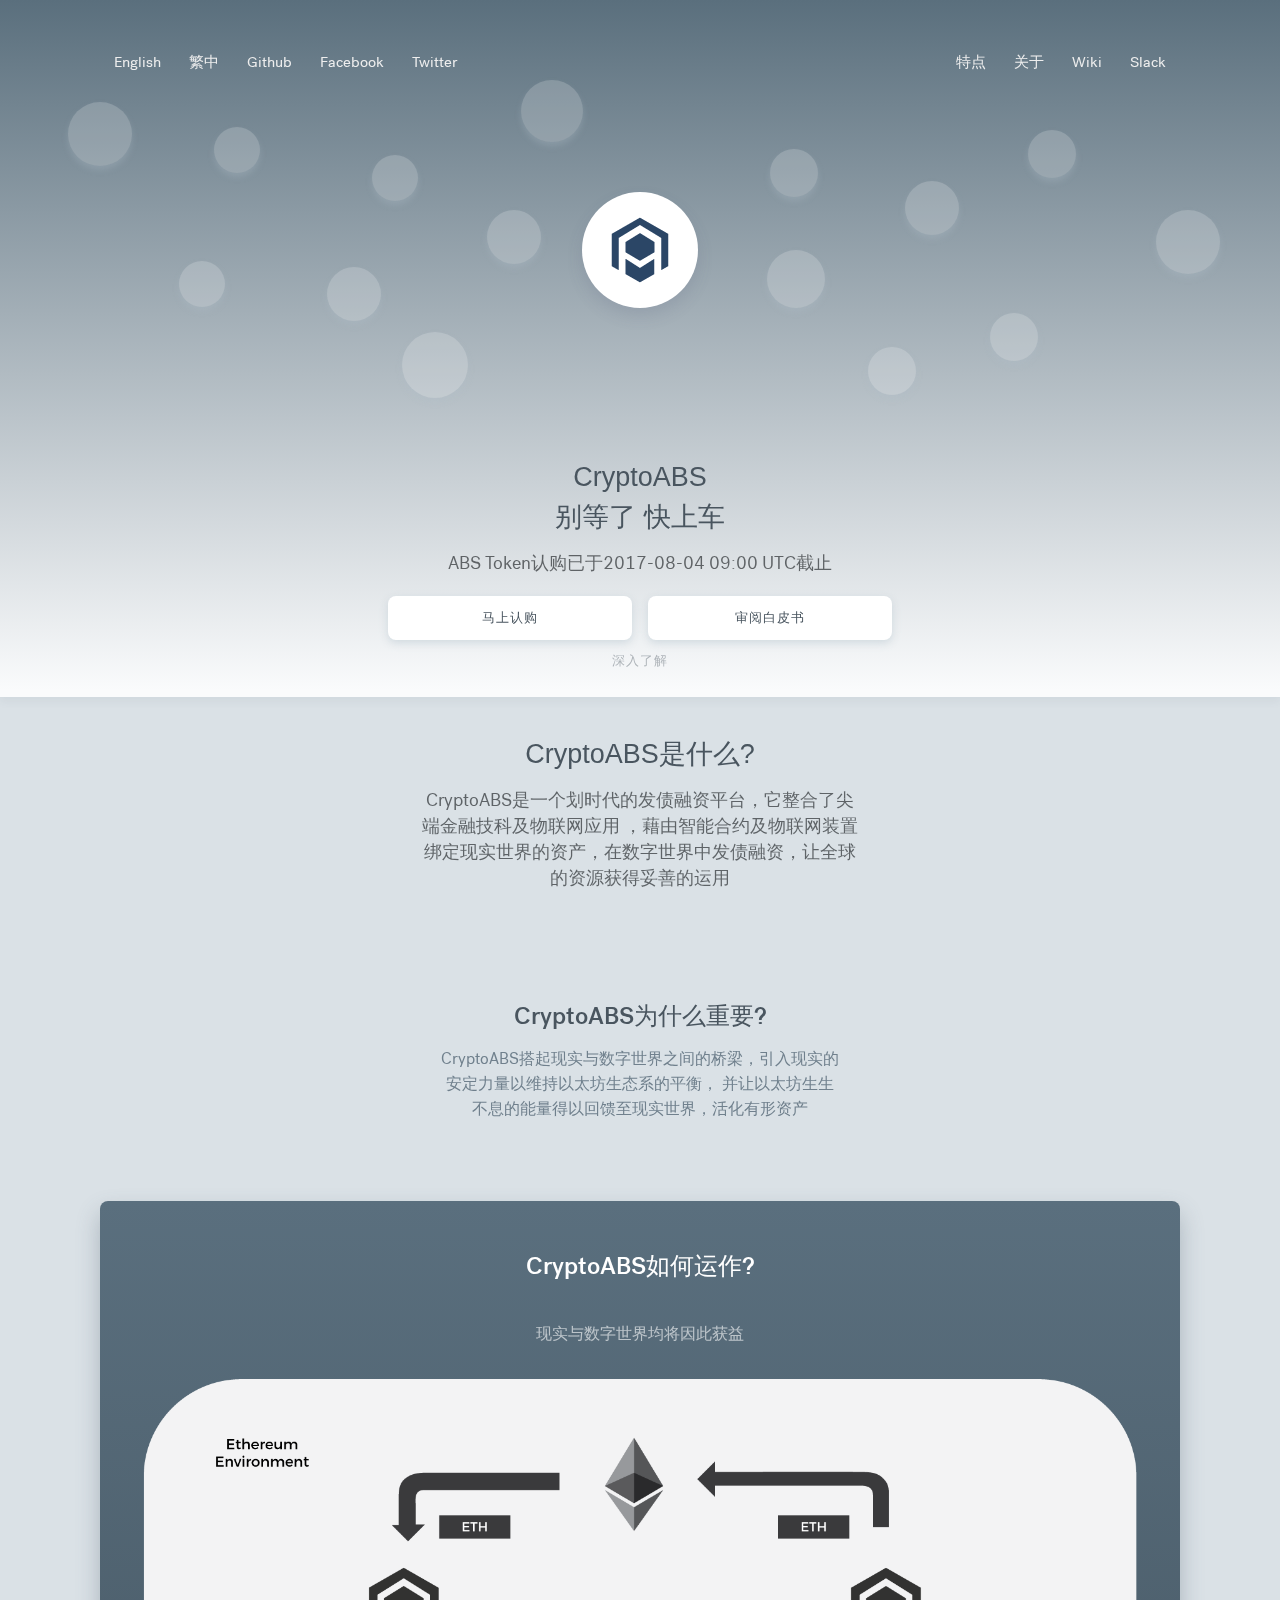
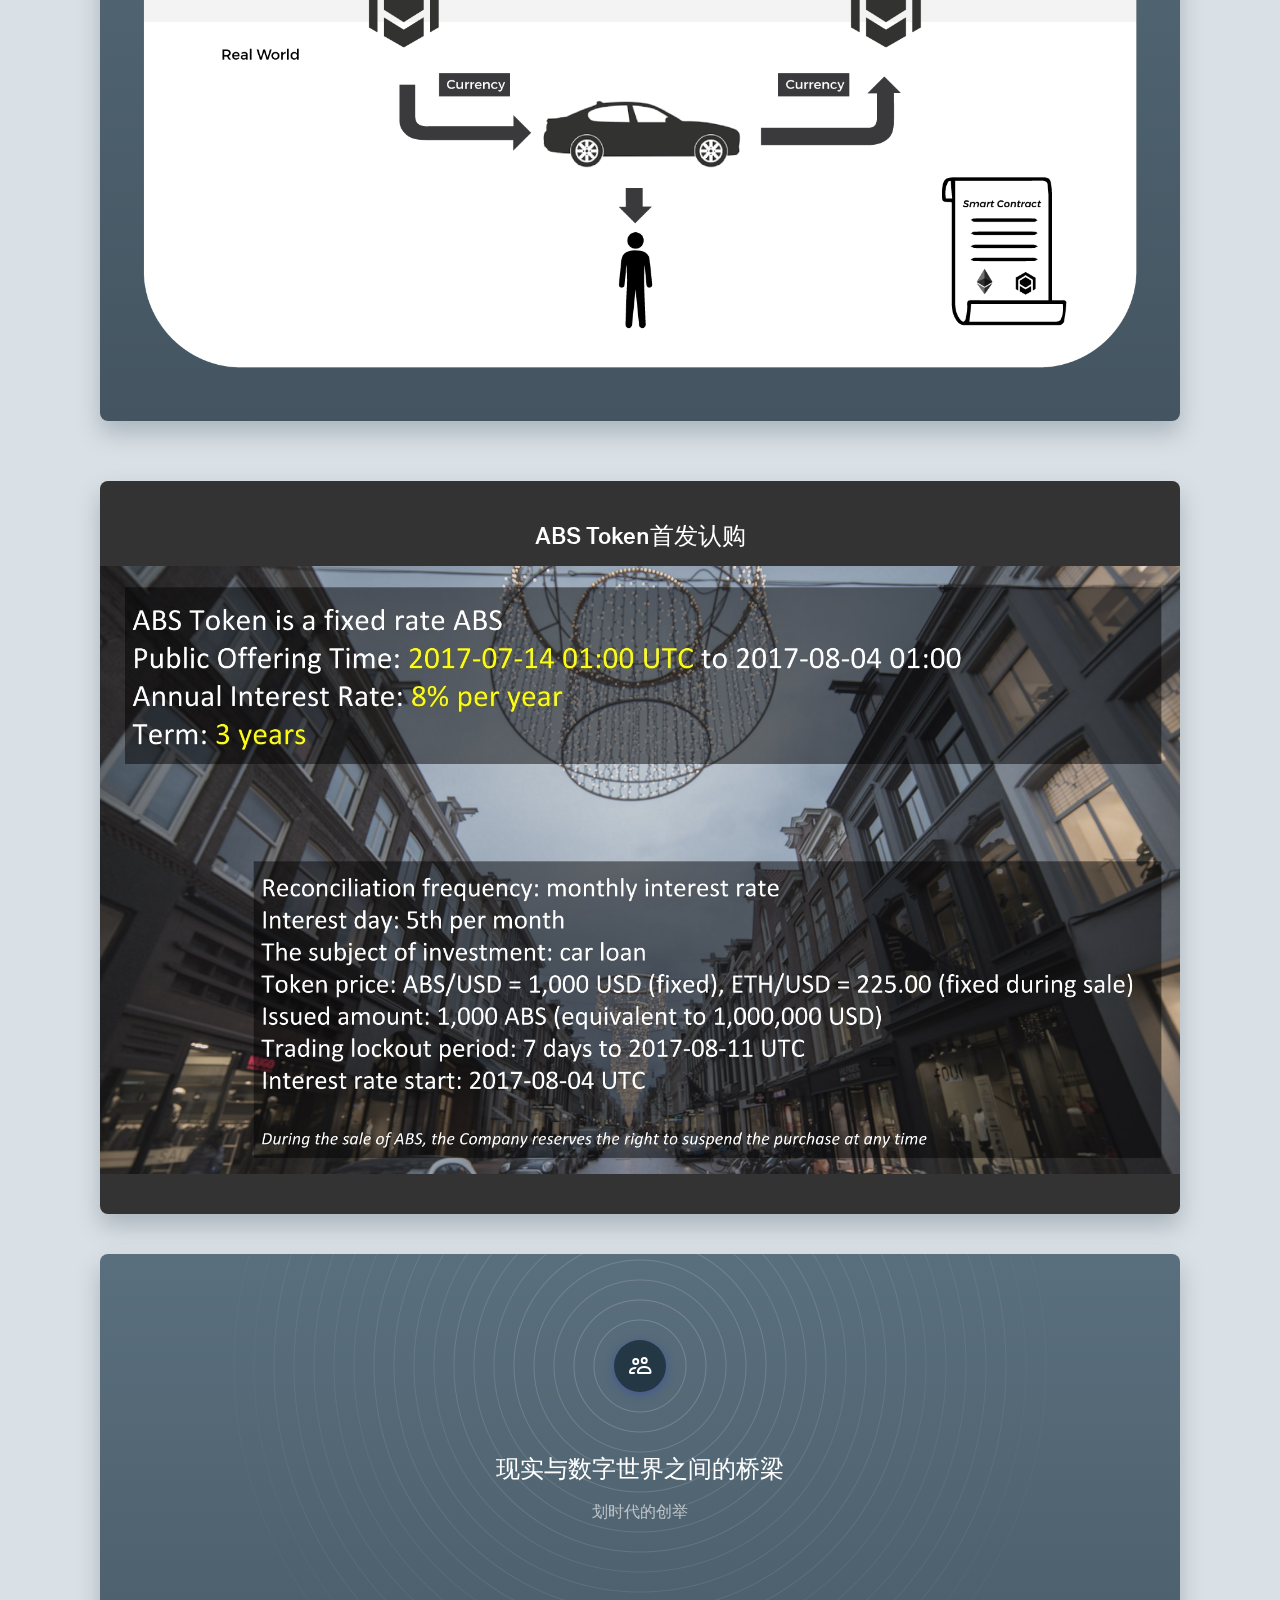
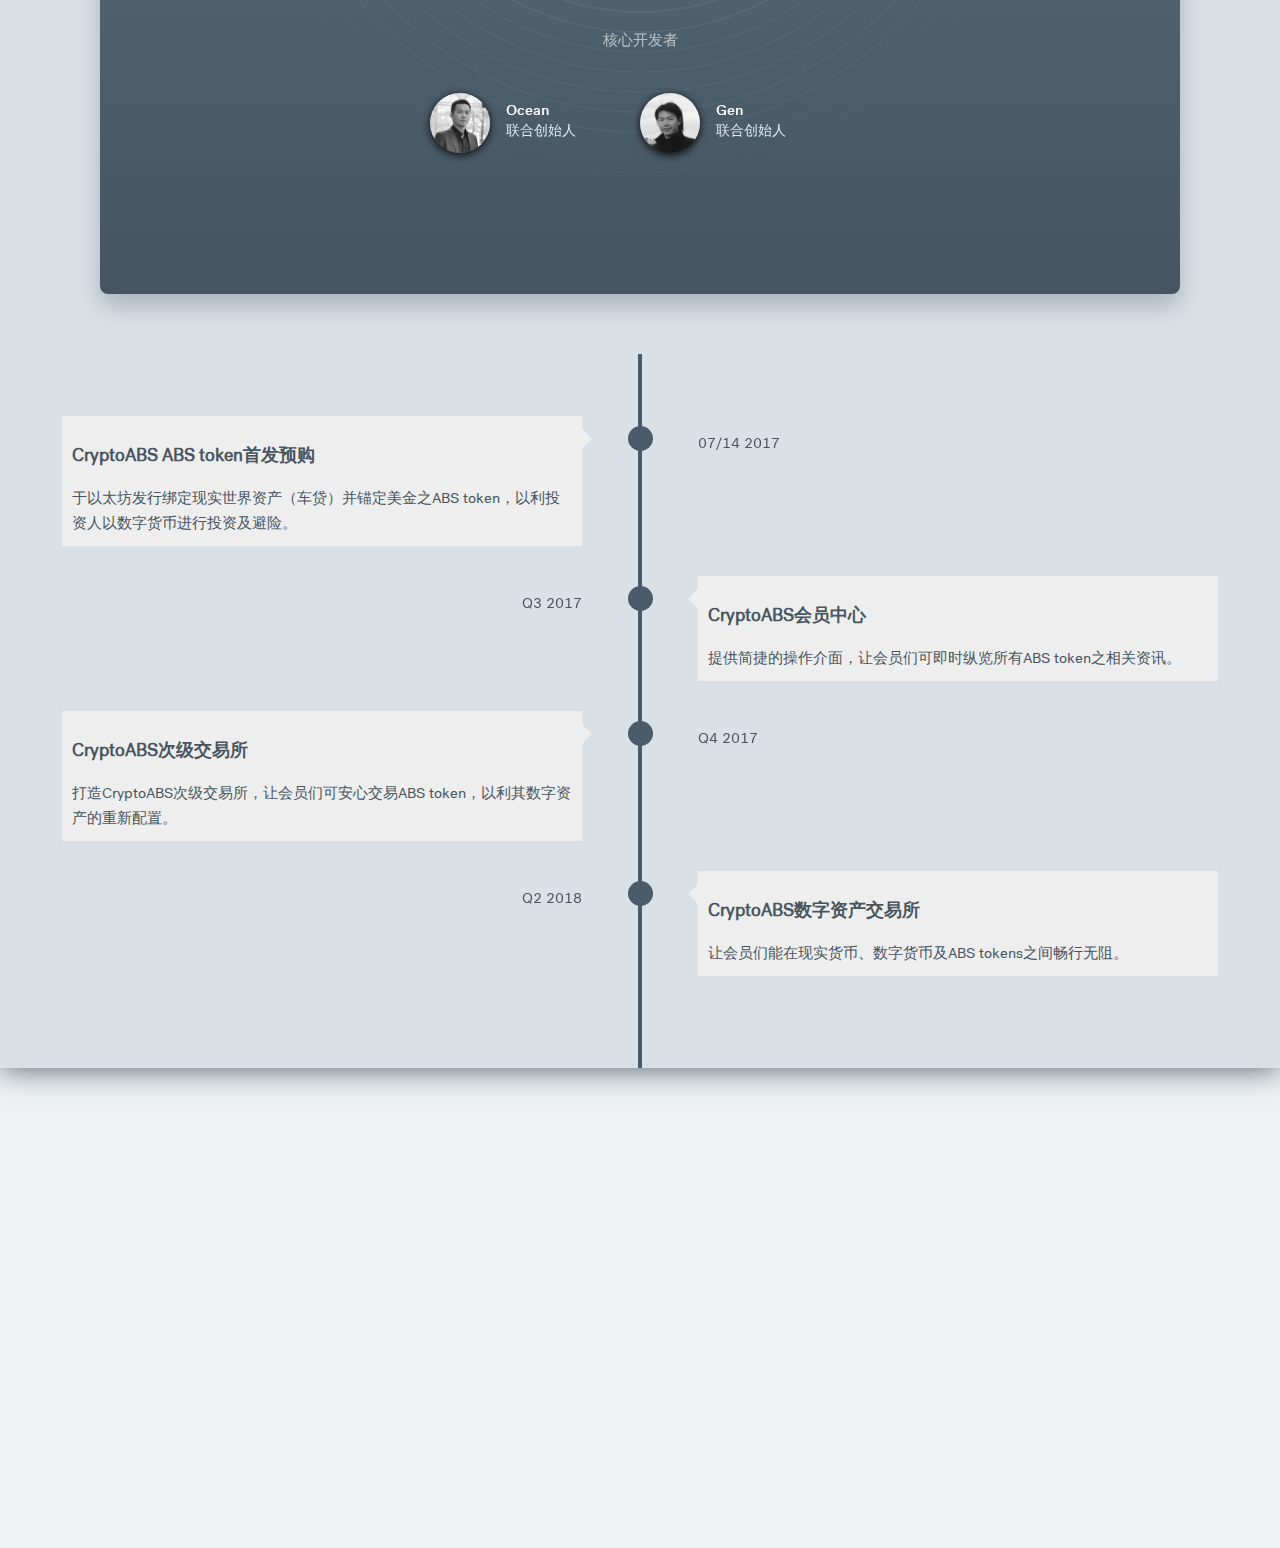
<file: index_zh-CN.html>
<!DOCTYPE html>
<html>

<head>
  <meta http-equiv="Content-Type" content="text/html; charset=UTF-8">
  <meta http-equiv="x-ua-compatible" content="ie=edge">
  <title>CryptoABS, 有形资产数字融资</title>
  <meta name="description" content="CryptoABS, 有形资产数字融资">
  <meta name="viewport" content="width=device-width, initial-scale=1">
  <link rel="shortcut icon" type="image/x-icon" href="./favicon.ico">
  <link rel="stylesheet" href="./resource/main.css">
  <link rel="stylesheet" href="./resource/flipclock/css/flipclock.css">
  <link rel="stylesheet" href="./resource/Responsive-Timeline-Generator-With-jQuery-Timeline/dist/vertical-timeline.css">
  <link rel="stylesheet" href="./resource/jquery-modal-0.8.0/jquery.modal.min.css">
  <link rel="stylesheet" href="./resource/cabs.css">
  <meta property="og:title" content="CryptoABS, 有形资产数字融资">
  <style id="style-1-cropbar-clipper">
    /* Copyright 2014 Evernote Corporation. All rights reserved. */

    .en-markup-crop-options {
      top: 18px !important;
      left: 50% !important;
      margin-left: -100px !important;
      width: 200px !important;
      border: 2px rgba(255, 255, 255, .38) solid !important;
      border-radius: 4px !important;
    }

    .en-markup-crop-options div div:first-of-type {
      margin-left: 0px !important;
    }
  </style>
</head>

<body class="shown">
  <div class="container-wrap">
    <div class="container">
      <div class="slides">
        <div class="slide slide--one">
          <div class="slide__inner">
            <div class="header">
              <div class="header__inner">
                <div class="qr-popup">
                  <h4></h4>
                  <div class="qr-popup-wrap">
                    <div class="qr-code qr-code--one"></div>
                    <div class="qr-code qr-code--two"></div>
                  </div>
                </div>
                <div class="nav nav--left">
                  <a class="nav__item" href="./">English</a>
                  <a class="nav__item" href="./index_zh-TW.html">繁中</a>
                  <a class="nav__item" target="_blank" href="https://github.com/CryptoABS/">Github</a>
                  <a class="nav__item" target="_blank" href="https://www.facebook.com/cryptoabs.project">Facebook</a>
                  <a class="nav__item" target="_blank" href="https://twitter.com/cryptoabs">Twitter</a>
                </div>
                <div class="nav nav--hide">
                   <a class="nav__item nav__item--features" href="#">特点</a>
                   <a class="nav__item nav__item--about" href="#">关于</a>
                  <a class="nav__item" target="_blank" href="#">Wiki</a>
                  <a class="nav__item" target="_blank" href="https://cryptoabs.slack.com">Slack</a>
                </div>
              </div>
            </div>

            <div class="crowdsale">

              <div class="tokens">
                <div class="token-wrap token-wrap--status">
                  <img class="token token--status" src="./img/cryptoABS.png"></img>
                </div>
                <div class="token-wrap">
                  <div class="token token--blue"></div>
                </div>
                <div class="token-wrap">
                  <div class="token token--pink"></div>
                </div>
                <div class="token-wrap">
                  <div class="token token--orange"></div>
                </div>
                <div class="token-wrap">
                  <div class="token token--purple"></div>
                </div>
                <div class="token-wrap">
                  <div class="token token--green"></div>
                </div>
                <div class="token-wrap">
                  <div class="token token--blue"></div>
                </div>
                <div class="token-wrap">
                  <div class="token token--pink"></div>
                </div>
                <div class="token-wrap">
                  <div class="token token--orange"></div>
                </div>
                <div class="token-wrap">
                  <div class="token token--purple"></div>
                </div>
                <div class="token-wrap">
                  <div class="token token--green"></div>
                </div>
                <div class="token-wrap">
                  <div class="token token--blue"></div>
                </div>
                <div class="token-wrap">
                  <div class="token token--pink"></div>
                </div>
                <div class="token-wrap">
                  <div class="token token--orange"></div>
                </div>
                <div class="token-wrap">
                  <div class="token token--purple"></div>
                </div>
                <div class="token-wrap">
                  <div class="token token--green"></div>
                </div>
              </div>

              <div class="tagline">
                <h2 class="tagline__title">CryptoABS</h2>
                <div class="tagline__subtitle">别等了 快上车</div>
                <!--<div class="clock"></div>-->
                <div class="tagline__body">ABS Token认购已于2017-08-04 09:00 UTC截止</div>

                <div class="tagline__buttons">
                  <a class="button button--bg-white button--color-blue" target="_blank" href="#agreeModal">马上认购</a>
                  <a class="button button--bg-white button--color-blue button--more" target="_blank" href="https://github.com/CryptoABS/cryptoabs/blob/master/README_cn.md">审阅白皮书</a>
                </div>
              </div>

              <div class="learn-more">
                <a href="https://github.com/CryptoABS/cryptoabs">深入了解</a>
              </div>
            </div>

            <div class="about">
              <div class="tagline">
                <h2 class="tagline__title">CryptoABS是什么?</h2>
                <div class="tagline__body">CryptoABS是一个划时代的发债融资平台，它整合了尖端金融技科及物联网应用
                  ，藉由智能合约及物联网装置绑定现实世界的资产，在数字世界中发债融资，让全球的资源获得妥善的运用
                </div>
              </div>
            </div>
          </div>

          <div class="slide slide--two slide--shown">
            <div class="slide__inner">
              <div class="slide__header">
                <h2 class="slide__title">CryptoABS为什么重要?</h2>
                <p class="slide__description">CryptoABS搭起现实与数字世界之间的桥梁，引入现实的安定力量以维持以太坊生态系的平衡，
                  并让以太坊生生不息的能量得以回馈至现实世界，活化有形资产</p>
              </div>
              <div class="slide__footer">
                
              </div>

            </div>
          </div>
          <div class="slide slide--three slide--shown">
            <div class="slide__inner">
              <div class="slide__header slide__header--inversed">
                <h2 class="slide__title">CryptoABS如何运作?</h2>
                <p class="slide__description">现实与数字世界均将因此获益</p><br>
              </div>
              <div class="imageWindow">
                <img style="width:100%;" src="./img/content/2.png">
              </div>
            </div>
          </div>

          <div class="slide slide--six slide--shown">
          <div class="slide__inner">
            <div class="slide__header slide__header--inversed">
              <h2 class="slide__title">ABS Token首发认购</h2>
            </div>
            <div class="imageWindow">
              <img style="width: 100%;" src="./img/content/token-sale.jpg">
            </div>
          </div>
        </div>

          <div class="slide slide--five">
            <div class="slide__inner">
              <div class="slide__header slide__header--inversed">
                <h2 class="slide__title">现实与数字世界之间的桥梁</h2>
                <p class="slide__description">划时代的创举</p>
              </div>
              <div class="slide__bg-image">
                <div class="slide__bg-area"></div>
                <div class="slide__bg-icon">
                  <div class="slide__bg-icon-inner"></div>
                </div>
              </div>
              <div class="contributors">
                <h5 class="contributors__title">核心开发者</h5>
                <ul class="contributors__list">
                  <li class="contributor contributor--ocean">
                    <a href="https://www.linkedin.com/in/ocean-liu">
                      <div class="contributor__pic"></div>
                    </a>
                    <div class="contributor__info">
                      <div class="contributor__info__name">Ocean</div>
                      <div class="contributor__info__position">联合创始人</div>
                    </div>
                  </li>
                  <li class="contributor contributor--gen">
                    <a href="https://www.linkedin.com/in/gen-tseng">
                      <div class="contributor__pic"></div>
                    </a>
                    <div class="contributor__info">
                      <div class="contributor__info__name">Gen</div>
                      <div class="contributor__info__position">联合创始人</div>
                    </div>
                  </li>
                </ul>
              </div>
            </div>
          </div>

          <!--<div class="slide slide--four">
            <div class="slide__inner">
              <div class="slide__header">
                <h2 class="slide__title">快人一步</h2>
                <p class="slide__description">藉由数字与现实资产的转换，让以太坊更加成熟稳定。</p>
              </div>
              <div class="email-form">
                <div class="email-form__inner">
                  <input type="email" value="" name="EMAIL" class="required email-input mce-EMAIL email-form__input email-form__input--email"
                    placeholder="输入您的信箱" aria-required="true">
                  <input type="submit" onclick="subscribeEmail()" value="订阅最新消息" name="subscribe" class="button email-form__input email-form__input--sumbit mc-embedded-subscribe button email-button">
                  <div style="position: absolute; left: -5000px;" aria-hidden="true"><input type="text" name="b_d0c1a0be2adff281b52e27a7f_09e2d9ae07" tabindex="-1" value=""></div>
                </div>
              </div>
            </div>
          </div>-->
        </div>
      </div>
    </div>

    <script src="./resource/flipclock/js/jquery.js"></script>
    <script src="./resource/flipclock/js/flipclock.js"></script>
    <script src="./resource/Responsive-Timeline-Generator-With-jQuery-Timeline/dist/vertical-timeline.min.js"></script>
    <script src="./resource/jquery-modal-0.8.0/jquery.modal.min.js"></script>
    <script src="./resource/clipboard.min.js"></script>
    <script src="./resource/initialize.js"></script>

    <div id="timeline" class="vtimeline">
      <div class="vtimeline-point">
        <div class="vtimeline-icon"></div>
        <div class="vtimeline-block"><span class="vtimeline-date">07/14 2017</span>
          <div data-vtdate="July 2017" class="vtimeline-content">
            <h3>CryptoABS ABS token首发预购</h3>
            <p>
              于以太坊发行绑定现实世界资产（车贷）并锚定美金之ABS token，以利投资人以数字货币进行投资及避险。
            </p>
          </div>
        </div>
      </div>
      <div class="vtimeline-point">
        <div class="vtimeline-icon"></div>
        <div class="vtimeline-block vtimeline-right"><span class="vtimeline-date">Q3 2017</span>
          <div data-vtdate="Q3 2017" class="vtimeline-content">
            <h3>CryptoABS会员中心</h3>
            <p>
              提供简捷的操作介面，让会员们可即时纵览所有ABS token之相关资讯。
            </p>
          </div>
        </div>
      </div>
      <div class="vtimeline-point">
        <div class="vtimeline-icon"></div>
        <div class="vtimeline-block"><span class="vtimeline-date">Q4 2017</span>
          <div data-vtdate="Q4 2017" class="vtimeline-content">
            <h3>CryptoABS次级交易所</h3>
            <p>
              打造CryptoABS次级交易所，让会员们可安心交易ABS token，以利其数字资产的重新配置。
            </p>
          </div>
        </div>
      </div>
      <div class="vtimeline-point">
        <div class="vtimeline-icon"></div>
        <div class="vtimeline-block vtimeline-right"><span class="vtimeline-date">Q2 2018</span>
          <div data-vtdate="Q2 2018" class="vtimeline-content">
            <h3>CryptoABS数字资产交易所</h3>
            <p>
              让会员们能在现实货币、数字货币及ABS tokens之间畅行无阻。
            </p>
          </div>
        </div>
      </div>
    </div>

    <div class="footer">
      <div class="footer-inner">
        <div class="footer-logo-wrap">
          <div class="footer-logo-wrap__inner">
            <div class="footer-logo"></div>
            <div class="footer-address">CryptoABS平台</div>
          </div>
        </div>
        <div class="footer-table">
          <div class="footer-table__column">
            <h4 class="footer-header">社群资源</h4>
            <ul class="footer-list">
              <li class="footer-link footer-link--gh"><a href="https://github.com/CryptoABS/" target="_blank"><span class="footer-icon"></span><span class="footer-link-label">Github</span></a></li>
              <li class="footer-link footer-link--fb"><a href="https://www.facebook.com/cryptoabs.project" target="_blank"><span class="footer-icon"></span><span class="footer-link-label">Facebook</span></a></li>
              <li class="footer-link footer-link--tw"><a href="https://twitter.com/cryptoabs" target="_blank"><span class="footer-icon"></span><span class="footer-link-label">Twitter</span></a></li>
              <li class="footer-link footer-link--rd"><a href="https://www.reddit.com/CryptoABS" target="_blank"><span class="footer-icon"></span><span class="footer-link-label">Reddit</span></a></li>
              <li class="footer-link footer-link--sl"><a href="https://cryptoabs.slack.com" target="_blank"><span class="footer-icon"></span><span class="footer-link-label">Slack</span></a></li>
            </ul>
          </div>
          <div class="footer-table__column">
            <h4 class="footer-header">其它资源</h4>
            <ul class="footer-list">
              <li class="footer-link"><a href="#" target="_blank">CryptoABS Wiki</a></li>
              <li class="footer-link"><a href="#" target="_blank">CryptoABS Blog</a></li>
            </ul>
          </div>
          <div class="footer-table__column">
            <h4 class="footer-header">语系</h4>
            <ul class="footer-list">
              <li class="footer-link">
                <select class="language-switcher" name="lang">
                    <option value="en-US">English</option>
                    <option value="zh-TW">繁體中文</option>
                    <option value="zh-CN" selected>简体中文</option>
                  </select>
              </li>
            </ul>
          </div>
        </div>
      </div>
    </div>
    <div id="agreeModal" class="modal" style="opacity: 1; display: none;">
      <img src="./img/buyToken.png" alt="qrcode" style="width:100%">
      <div class="agreeContainer">
        <div>
          <a href="#investModal">
            <span class="checkboxAgree">
              <input type="checkbox" value="1" id="checkboxAgreeInput" name="">
              <label for="checkboxAgreeInput" id="checkboxAgree"></label>
            </span>
          </a>
        </div>
        <div>
          请仔细阅读以下<a  target="_blank" href="https://cryptoabs.github.io/docs/terms.pdf"><u>条款和条件</u>。</a>
        </div>
      </div>
    </div>
    <div id="investModal" class="modal" style="opacity: 1; display: none;">
      <div class="investContainer">
        <div class="qrcode">
          <h2 class="contract__title">合約地址</h2>
          <img src="./img/QR_code.png" alt="qrcode" style="width:100%">
          <p id="contractAddress" class="contractAddress">0xfd95392e1ce28a6debff90feb0a28a1392df738b</p>
          <a class="button button--bg-white button--color-blue" id="contractAddressCopy">复制地址</a>
        </div>
        <div class="userguide">
          <h2 class="contract__title">如何购买?</h2>
          <a target="_blank" href="https://cryptoabs.github.io/docs/userGuide.pdf">
            <img src="./img/user_guide.png" alt="userguide" style="width: 80%; margin: 25px;">
          </a>
        </div>
      </div>
    </div>
    <script src="./resource/finalize.js"></script>
</body>

</html>
</file>
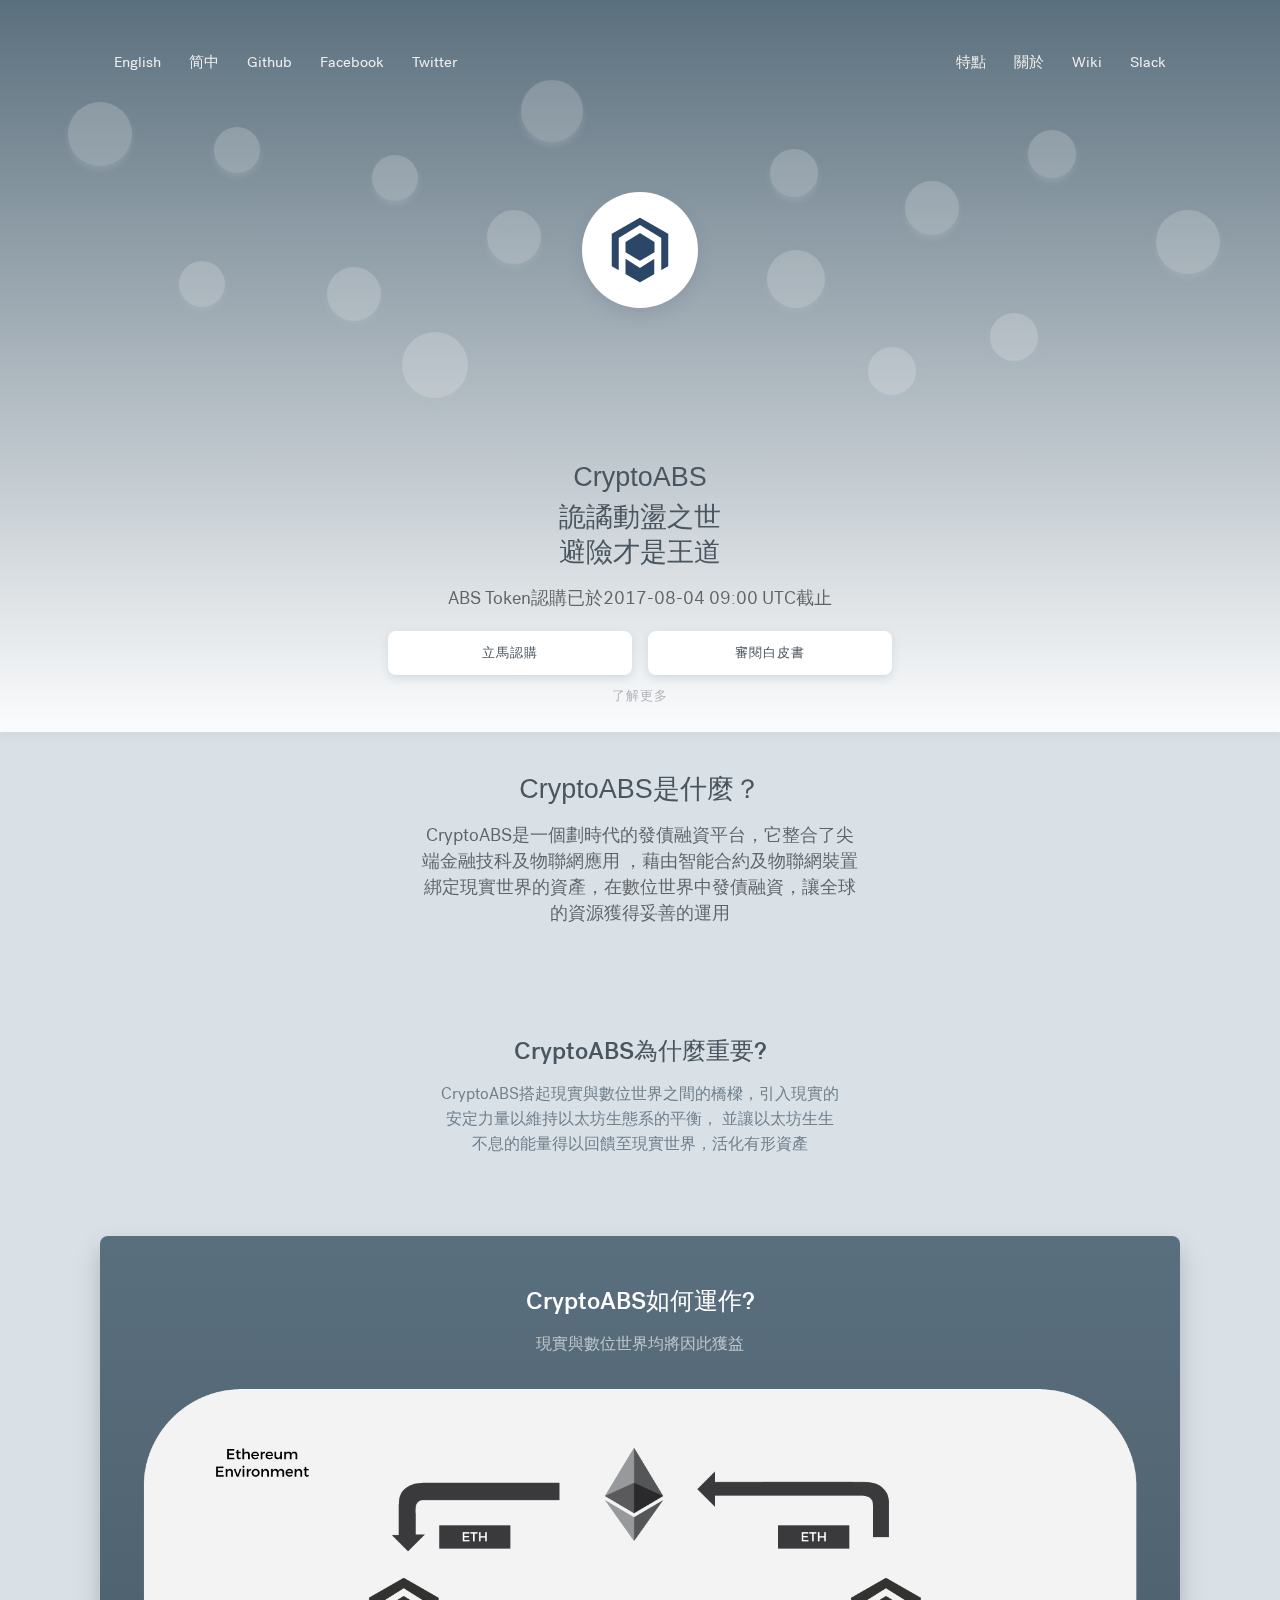
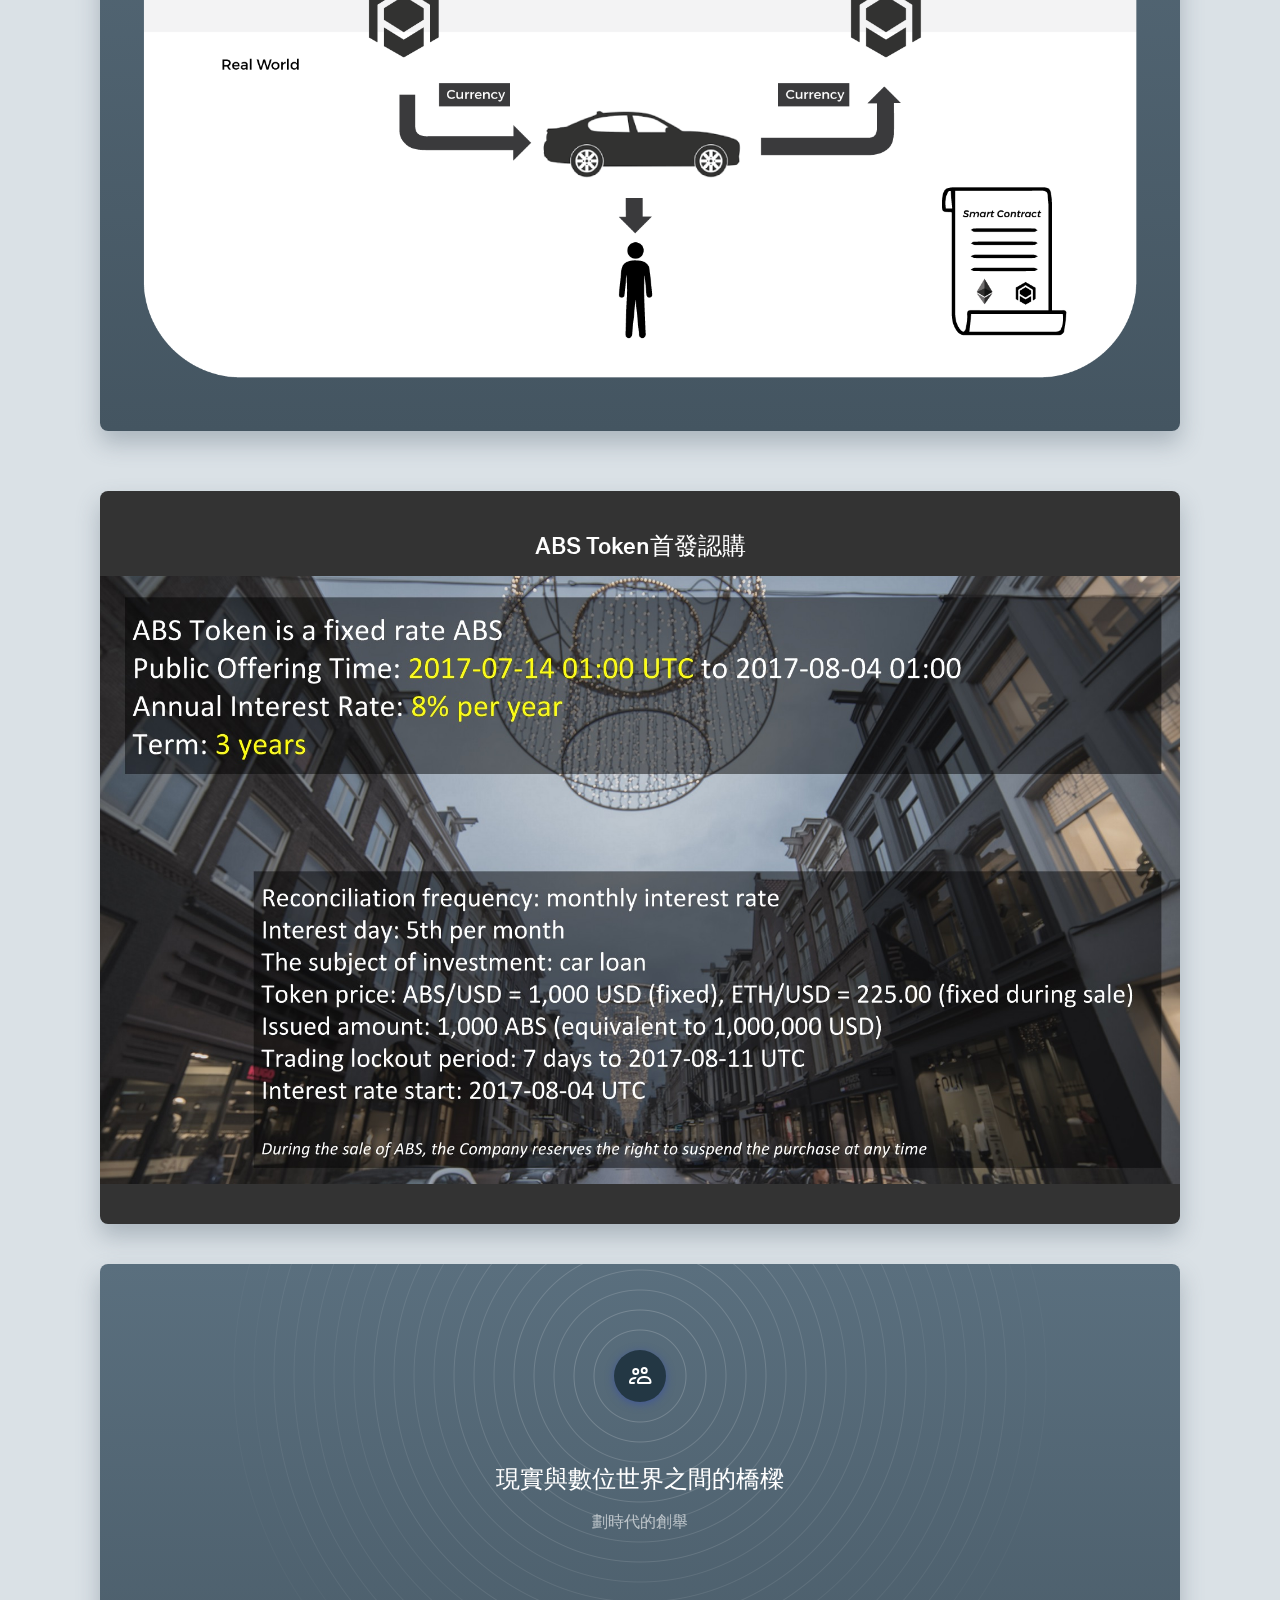
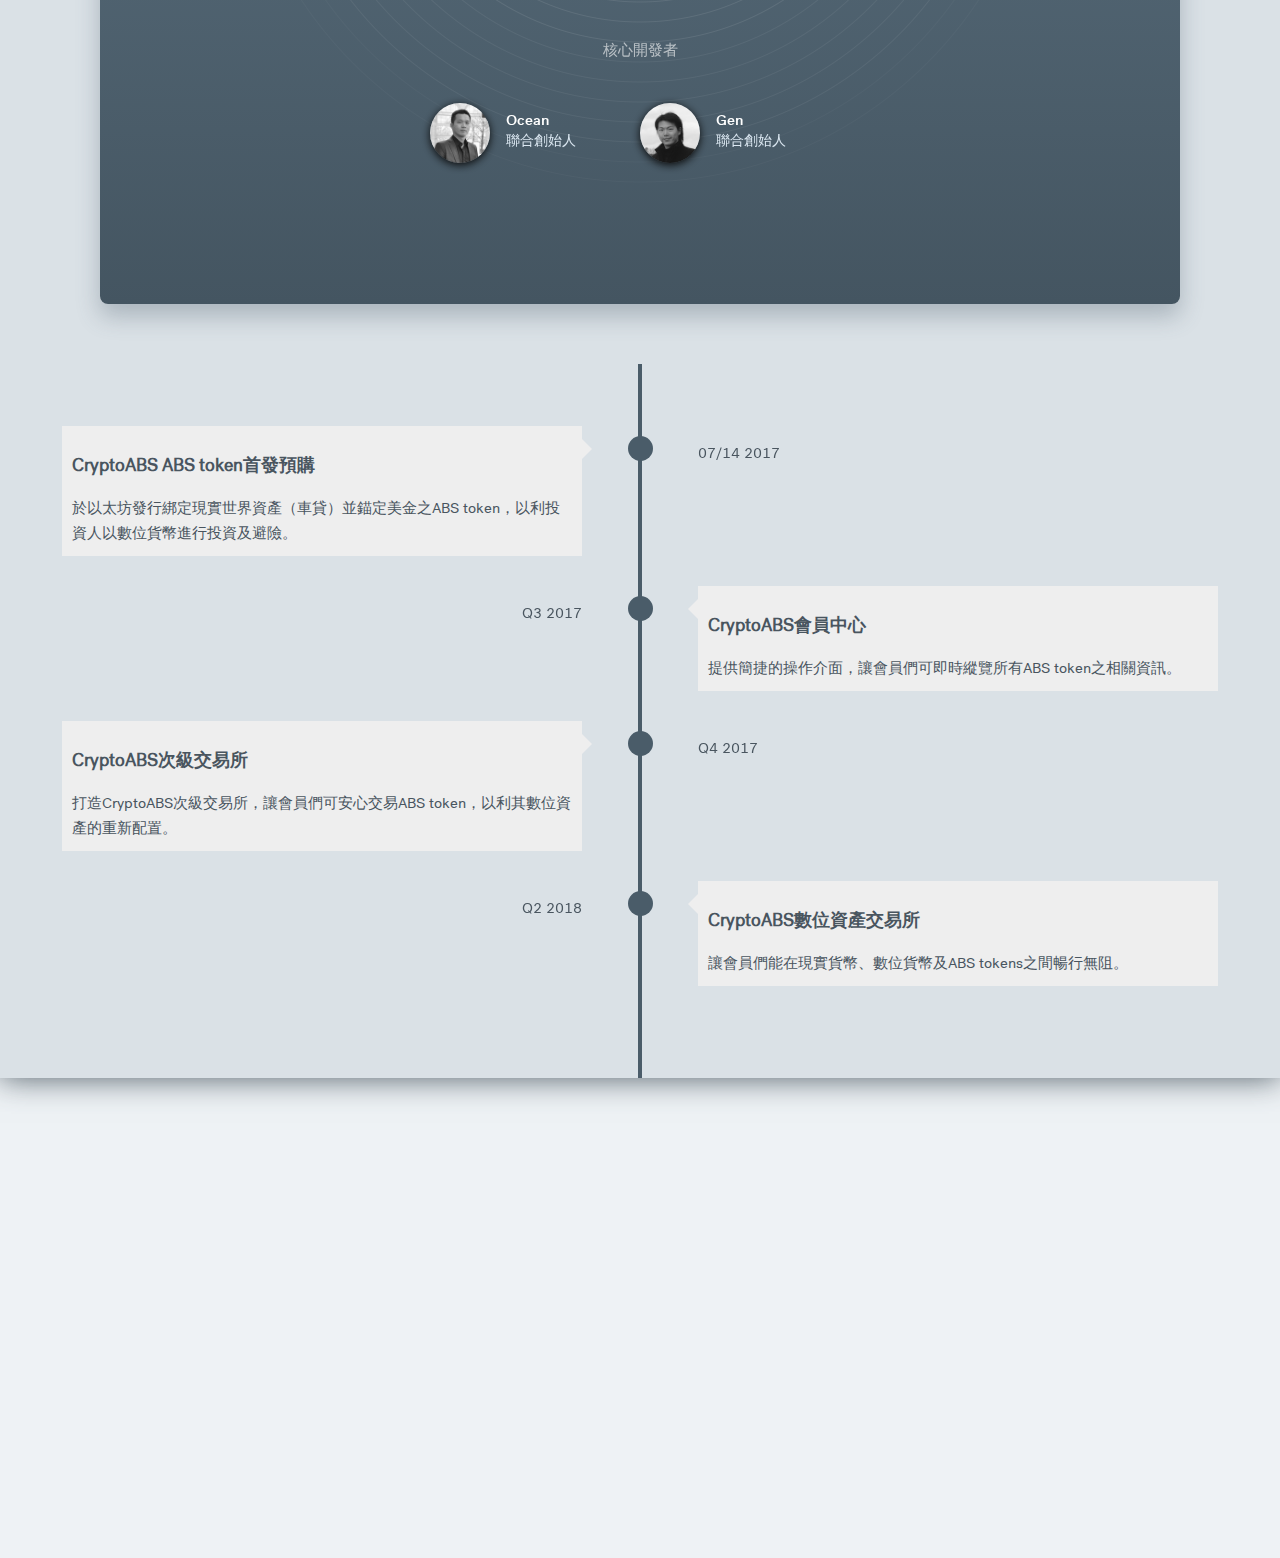
<file: index_zh-TW.html>
<!DOCTYPE html>
<html>

<head>
  <meta http-equiv="Content-Type" content="text/html; charset=UTF-8">
  <meta http-equiv="x-ua-compatible" content="ie=edge">
  <title>CryptoABS, 有形資產數位融資</title>
  <meta name="description" content="CryptoABS, 有形資產數位融資">
  <meta name="viewport" content="width=device-width, initial-scale=1">
  <link rel="shortcut icon" type="image/x-icon" href="./favicon.ico">
  <link rel="stylesheet" href="./resource/main.css">
  <link rel="stylesheet" href="./resource/flipclock/css/flipclock.css">
  <link rel="stylesheet" href="./resource/Responsive-Timeline-Generator-With-jQuery-Timeline/dist/vertical-timeline.css">
  <link rel="stylesheet" href="./resource/jquery-modal-0.8.0/jquery.modal.min.css">
  <link rel="stylesheet" href="./resource/cabs.css">
  <meta property="og:title" content="CryptoABS, 有形資產數位融資">
  <style id="style-1-cropbar-clipper">
    /* Copyright 2014 Evernote Corporation. All rights reserved. */

    .en-markup-crop-options {
      top: 18px !important;
      left: 50% !important;
      margin-left: -100px !important;
      width: 200px !important;
      border: 2px rgba(255, 255, 255, .38) solid !important;
      border-radius: 4px !important;
    }

    .en-markup-crop-options div div:first-of-type {
      margin-left: 0px !important;
    }
  </style>
</head>

<body class="shown">
  <div class="container-wrap">
    <div class="container">
      <div class="slides">
        <div class="slide slide--one">
          <div class="slide__inner">
            <div class="header">
              <div class="header__inner">
                <div class="qr-popup">
                  <h4></h4>
                  <div class="qr-popup-wrap">
                    <div class="qr-code qr-code--one"></div>
                    <div class="qr-code qr-code--two"></div>
                  </div>
                </div>
                <div class="nav nav--left">
                  <a class="nav__item" href="./">English</a>
                  <a class="nav__item" href="./index_zh-CN.html">简中</a>
                  <a class="nav__item" target="_blank" href="https://github.com/CryptoABS/">Github</a>
                  <a class="nav__item" target="_blank" href="https://www.facebook.com/cryptoabs.project">Facebook</a>
                  <a class="nav__item" target="_blank" href="https://twitter.com/cryptoabs">Twitter</a>
                </div>
                <div class="nav nav--hide">
                  <a class="nav__item nav__item--features" href="#">特點</a>
                  <a class="nav__item nav__item--about" href="#">關於</a>
                  <a class="nav__item" target="_blank" href="#">Wiki</a>
                  <a class="nav__item" target="_blank" href="https://cryptoabs.slack.com">Slack</a>
                </div>
              </div>
            </div>

            <div class="crowdsale">

              <div class="tokens">
                <div class="token-wrap token-wrap--status">
                  <img class="token token--status" src="./img/cryptoABS.png"></img>
                </div>
                <div class="token-wrap">
                  <div class="token token--blue"></div>
                </div>
                <div class="token-wrap">
                  <div class="token token--pink"></div>
                </div>
                <div class="token-wrap">
                  <div class="token token--orange"></div>
                </div>
                <div class="token-wrap">
                  <div class="token token--purple"></div>
                </div>
                <div class="token-wrap">
                  <div class="token token--green"></div>
                </div>
                <div class="token-wrap">
                  <div class="token token--blue"></div>
                </div>
                <div class="token-wrap">
                  <div class="token token--pink"></div>
                </div>
                <div class="token-wrap">
                  <div class="token token--orange"></div>
                </div>
                <div class="token-wrap">
                  <div class="token token--purple"></div>
                </div>
                <div class="token-wrap">
                  <div class="token token--green"></div>
                </div>
                <div class="token-wrap">
                  <div class="token token--blue"></div>
                </div>
                <div class="token-wrap">
                  <div class="token token--pink"></div>
                </div>
                <div class="token-wrap">
                  <div class="token token--orange"></div>
                </div>
                <div class="token-wrap">
                  <div class="token token--purple"></div>
                </div>
                <div class="token-wrap">
                  <div class="token token--green"></div>
                </div>
              </div>

              <div class="tagline">
                <h2 class="tagline__title">CryptoABS</h2>
                <div class="tagline__subtitle">詭譎動盪之世<br>避險才是王道</div>
                <!--<div class="clock"></div>-->
                <div class="tagline__body">ABS Token認購已於2017-08-04 09:00 UTC截止</div>

                <div class="tagline__buttons">
                  <a class="button button--bg-white button--color-blue" target="_blank" href="#agreeModal">立馬認購</a>
                  <a class="button button--bg-white button--color-blue button--more" target="_blank" href="https://github.com/CryptoABS/cryptoabs/blob/master/README_zh.md">審閱白皮書</a>
                </div>
              </div>

              <div class="learn-more">
                <a href="https://github.com/CryptoABS/cryptoabs">了解更多</a>
              </div>
            </div>

            <div class="about">
              <div class="tagline">
                <h2 class="tagline__title">CryptoABS是什麼？</h2>
                <div class="tagline__body">CryptoABS是一個劃時代的發債融資平台，它整合了尖端金融技科及物聯網應用 ，藉由智能合約及物聯網裝置綁定現實世界的資產，在數位世界中發債融資，讓全球的資源獲得妥善的運用
                </div>
              </div>
            </div>
          </div>

          <div class="slide slide--two slide--shown">
            <div class="slide__inner">
              <div class="slide__header">
                <h2 class="slide__title">CryptoABS為什麼重要?</h2>
                <p class="slide__description">CryptoABS搭起現實與數位世界之間的橋樑，引入現實的安定力量以維持以太坊生態系的平衡， 並讓以太坊生生不息的能量得以回饋至現實世界，活化有形資產
                </p>
              </div>
              <div class="slide__footer">

              </div>

            </div>
          </div>
          <div class="slide slide--three slide--shown">
            <div class="slide__inner">
              <div class="slide__header slide__header--inversed">
                <h2 class="slide__title">CryptoABS如何運作?</h2>
                <p class="slide__description">現實與數位世界均將因此獲益</p><br>
              </div>
              <div class="imageWindow">
                <img style="width:100%;" src="./img/content/2.png">
              </div>
            </div>
          </div>

          <div class="slide slide--six slide--shown">
            <div class="slide__inner">
              <div class="slide__header slide__header--inversed">
                <h2 class="slide__title">ABS Token首發認購</h2>
              </div>
              <div class="imageWindow">
                <img style="width: 100%;" src="./img/content/token-sale.jpg">
              </div>
            </div>
          </div>

          <div class="slide slide--five">
            <div class="slide__inner">
              <div class="slide__header slide__header--inversed">
                <h2 class="slide__title">現實與數位世界之間的橋樑</h2>
                <p class="slide__description">劃時代的創舉</p>
              </div>
              <div class="slide__bg-image">
                <div class="slide__bg-area"></div>
                <div class="slide__bg-icon">
                  <div class="slide__bg-icon-inner"></div>
                </div>
              </div>
              <div class="contributors">
                <h5 class="contributors__title">核心開發者</h5>
                <ul class="contributors__list">
                  <li class="contributor contributor--ocean">
                    <a href="https://www.linkedin.com/in/ocean-liu">
                      <div class="contributor__pic"></div>
                    </a>
                    <div class="contributor__info">
                      <div class="contributor__info__name">Ocean</div>
                      <div class="contributor__info__position">聯合創始人</div>
                    </div>
                  </li>
                  <li class="contributor contributor--gen">
                    <a href="https://www.linkedin.com/in/gen-tseng">
                      <div class="contributor__pic"></div>
                    </a>
                    <div class="contributor__info">
                      <div class="contributor__info__name">Gen</div>
                      <div class="contributor__info__position">聯合創始人</div>
                    </div>
                  </li>
                </ul>
              </div>
            </div>
          </div>

          <!--<div class="slide slide--four">
            <div class="slide__inner">
              <div class="slide__header">
                <h2 class="slide__title">快人一步</h2>
                <p class="slide__description">藉由數位與現實資產的轉換，讓以太坊更加成熟穩定。</p>
              </div>
              <div class="email-form">
                <div class="email-form__inner">
                  <input type="email" value="" name="EMAIL" class="required email-input mce-EMAIL email-form__input email-form__input--email"
                    placeholder="輸入您的信箱" aria-required="true">
                  <input type="submit" onclick="subscribeEmail()" value="訂閱最新消息" name="subscribe" class="button email-form__input email-form__input--sumbit mc-embedded-subscribe button email-button">
                  <div style="position: absolute; left: -5000px;" aria-hidden="true"><input type="text" name="b_d0c1a0be2adff281b52e27a7f_09e2d9ae07" tabindex="-1" value=""></div>
                </div>
              </div>
            </div>
          </div>-->
        </div>
      </div>
    </div>

    <script src="./resource/flipclock/js/jquery.js"></script>
    <script src="./resource/flipclock/js/flipclock.js"></script>
    <script src="./resource/Responsive-Timeline-Generator-With-jQuery-Timeline/dist/vertical-timeline.min.js"></script>
    <script src="./resource/jquery-modal-0.8.0/jquery.modal.min.js"></script>
    <script src="./resource/clipboard.min.js"></script>
    <script src="./resource/initialize.js"></script>

    <div id="timeline" class="vtimeline">
      <div class="vtimeline-point">
        <div class="vtimeline-icon"></div>
        <div class="vtimeline-block"><span class="vtimeline-date">07/14 2017</span>
          <div data-vtdate="July 2017" class="vtimeline-content">
            <h3>CryptoABS ABS token首發預購</h3>
            <p>
              於以太坊發行綁定現實世界資產（車貸）並錨定美金之ABS token，以利投資人以數位貨幣進行投資及避險。
            </p>
          </div>
        </div>
      </div>
      <div class="vtimeline-point">
        <div class="vtimeline-icon"></div>
        <div class="vtimeline-block vtimeline-right"><span class="vtimeline-date">Q3 2017</span>
          <div data-vtdate="Q3 2017" class="vtimeline-content">
            <h3>CryptoABS會員中心</h3>
            <p>
              提供簡捷的操作介面，讓會員們可即時縱覽所有ABS token之相關資訊。
            </p>
          </div>
        </div>
      </div>
      <div class="vtimeline-point">
        <div class="vtimeline-icon"></div>
        <div class="vtimeline-block"><span class="vtimeline-date">Q4 2017</span>
          <div data-vtdate="Q4 2017" class="vtimeline-content">
            <h3>CryptoABS次級交易所</h3>
            <p>
              打造CryptoABS次級交易所，讓會員們可安心交易ABS token，以利其數位資產的重新配置。
            </p>
          </div>
        </div>
      </div>
      <div class="vtimeline-point">
        <div class="vtimeline-icon"></div>
        <div class="vtimeline-block vtimeline-right"><span class="vtimeline-date">Q2 2018</span>
          <div data-vtdate="Q2 2018" class="vtimeline-content">
            <h3>CryptoABS數位資產交易所</h3>
            <p>
              讓會員們能在現實貨幣、數位貨幣及ABS tokens之間暢行無阻。
            </p>
          </div>
        </div>
      </div>
    </div>

    <div class="footer">
      <div class="footer-inner">
        <div class="footer-logo-wrap">
          <div class="footer-logo-wrap__inner">
            <div class="footer-logo"></div>
            <div class="footer-address">CryptoABS平台</div>
          </div>
        </div>
        <div class="footer-table">
          <div class="footer-table__column">
            <h4 class="footer-header">社群資源</h4>
            <ul class="footer-list">
              <li class="footer-link footer-link--gh"><a href="https://github.com/CryptoABS/" target="_blank"><span class="footer-icon"></span><span class="footer-link-label">Github</span></a></li>
              <li class="footer-link footer-link--fb"><a href="https://www.facebook.com/cryptoabs.project" target="_blank"><span class="footer-icon"></span><span class="footer-link-label">Facebook</span></a></li>
              <li class="footer-link footer-link--tw"><a href="https://twitter.com/cryptoabs" target="_blank"><span class="footer-icon"></span><span class="footer-link-label">Twitter</span></a></li>
              <li class="footer-link footer-link--rd"><a href="https://www.reddit.com/CryptoABS" target="_blank"><span class="footer-icon"></span><span class="footer-link-label">Reddit</span></a></li>
              <li class="footer-link footer-link--sl"><a href="https://cryptoabs.slack.com" target="_blank"><span class="footer-icon"></span><span class="footer-link-label">Slack</span></a></li>
            </ul>
          </div>
          <div class="footer-table__column">
            <h4 class="footer-header">其它資源</h4>
            <ul class="footer-list">
              <li class="footer-link"><a href="#" target="_blank">CryptoABS Wiki</a></li>
              <li class="footer-link"><a href="#" target="_blank">CryptoABS Blog</a></li>
            </ul>
          </div>
          <div class="footer-table__column">
            <h4 class="footer-header">語系</h4>
            <ul class="footer-list">
              <li class="footer-link">
                <select class="language-switcher" name="lang">
                    <option value="en-US">English</option>
                    <option value="zh-TW" selected>繁體中文</option>
                    <option value="zh-CN">简体中文</option>
                  </select>
              </li>
            </ul>
          </div>
        </div>
      </div>
    </div>
    <div id="agreeModal" class="modal" style="opacity: 1; display: none;">
      <img src="./img/buyToken.png" alt="qrcode" style="width:100%">
      <div class="agreeContainer">
        <div>
          <a href="#investModal">
            <span class="checkboxAgree">
              <input type="checkbox" value="1" id="checkboxAgreeInput" name="">
              <label for="checkboxAgreeInput" id="checkboxAgree"></label>
            </span>
          </a>
        </div>
        <div>
          請仔細閱讀以下
          <a target="_blank" href="https://cryptoabs.github.io/docs/terms.pdf">
            <u>條款和條件</u>。</a>
        </div>
      </div>
    </div>
    <div id="investModal" class="modal" style="opacity: 1; display: none;">
      <div class="investContainer">
        <div class="qrcode">
          <h2 class="contract__title">合約地址</h2>
          <img src="./img/QR_code.png" alt="qrcode" style="width:100%">
          <p id="contractAddress" class="contractAddress">0xfd95392e1ce28a6debff90feb0a28a1392df738b</p>
          <a class="button button--bg-white button--color-blue" id="contractAddressCopy">複製地址</a>
        </div>
        <div class="userguide">
          <h2 class="contract__title">如何購買?</h2>
          <a target="_blank" href="https://cryptoabs.github.io/docs/userGuide.pdf">
            <img src="./img/user_guide.png" alt="userguide" style="width: 80%; margin: 25px;">
          </a>
        </div>
      </div>
    </div>
    <script src="./resource/finalize.js"></script>
</body>

</html>
</file>
<file: resource/main.css>
a,
abbr,
acronym,
address,
applet,
article,
aside,
audio,
b,
big,
blockquote,
body,
canvas,
caption,
center,
cite,
code,
dd,
del,
details,
dfn,
div,
dl,
dt,
em,
embed,
fieldset,
figcaption,
figure,
footer,
form,
h1,
h2,
h3,
h4,
h5,
h6,
header,
hgroup,
html,
i,
iframe,
img,
ins,
kbd,
label,
legend,
li,
mark,
menu,
nav,
object,
ol,
output,
p,
pre,
q,
ruby,
s,
samp,
section,
small,
span,
strike,
strong,
sub,
summary,
sup,
table,
tbody,
td,
tfoot,
th,
thead,
time,
tr,
tt,
u,
ul,
var,
video {
    margin: 0;
    padding: 0;
    border: 0;
    font-size: 100%;
    font: inherit;
    vertical-align: baseline
}

article,
aside,
details,
figcaption,
figure,
footer,
header,
hgroup,
menu,
nav,
section {
    display: block
}

body {
    line-height: 1
}

ol,
ul {
    list-style: none
}

blockquote,
q {
    quotes: none
}

blockquote:after,
blockquote:before {
    content: "";
    content: none
}

q:after,
q:before {
    content: "";
    content: none
}

table {
    border-collapse: collapse;
    border-spacing: 0
}

div {
    box-sizing: border-box
}

button,
input,
label,
select,
textarea {
    margin: 0;
    border: 0;
    padding: 0;
    display: inline-block;
    vertical-align: middle;
    white-space: normal;
    background: 0 0;
    line-height: 1;
    font-size: 13px;
    font-family: Arial
}

input:focus {
    outline: 0
}

input,
textarea {
    box-sizing: content-box
}

button,
input[type=button],
input[type=checkbox],
input[type=radio],
input[type=reset],
input[type=submit],
select {
    box-sizing: border-box
}

input[type=checkbox],
input[type=radio] {
    width: 13px;
    height: 13px
}

input[type=search] {
    -webkit-appearance: textfield;
    -webkit-box-sizing: content-box
}

::-webkit-search-decoration {
    display: none
}

button,
input[type=button],
input[type=reset],
input[type=submit] {
    overflow: visible;
    width: auto
}

::-webkit-file-upload-button {
    padding: 0;
    border: 0;
    background: 0 0
}

textarea {
    vertical-align: top;
    overflow: auto
}

select[multiple] {
    vertical-align: top
}

@font-face {
    font-family: PostGrotesk-Medium;
    src: url(../fonts/PostGrotesk-Medium.eot);
    src: url(../fonts/PostGrotesk-Medium.eot?#iefix) format("embedded-opentype"), url(../fonts/PostGrotesk-Medium.woff) format("woff"), url(../fonts/PostGrotesk-Medium.svg#PostGrotesk-Medium) format("svg");
    font-weight: 400;
    font-style: normal
}

@font-face {
    font-family: PostGrotesk-Book;
    src: url(../fonts/PostGrotesk-Book.eot);
    src: url(../fonts/PostGrotesk-Book.eot?#iefix) format("embedded-opentype"), url(../fonts/PostGrotesk-Book.woff) format("woff"), url(../fonts/PostGrotesk-Book.svg#PostGrotesk-Book) format("svg");
    font-weight: 400;
    font-style: normal
}

body {
    background-color: #eef2f5;
    font-family: PostGrotesk-Book, -apple-system, BlinkMacSystemFont, "Segoe UI", Helvetica, Arial, sans-serif;
    font-weight: 400;
    font-size: 15px;
    line-height: 25px;
    color: #49555f;
    text-rendering: optimizeLegibility;
    -webkit-font-smoothing: antialiased
}

a {
    color: #49555f;
    text-decoration: none;
    transition: opacity .2s ease
}

.button {
    display: block;
    height: 44px;
    line-height: 43px;
    padding: 0 20px;
    font-family: PostGrotesk-Medium, -apple-system, BlinkMacSystemFont, "Segoe UI", Helvetica, Arial, sans-serif;
    font-size: 13px;
    text-transform: uppercase;
    text-align: center;
    letter-spacing: 1px;
    color: #fff;
    background-color: #445561;
    box-shadow: 0 8px 14px 0 #dee2e5;
    border-radius: 8px;
    transform: translate3d(0, 0, 0) scale(1);
    transition: transform .1s ease, box-shadow .2s ease, background-color .2s ease;
    -webkit-appearance: none;
    cursor: pointer
}

.button:active {
    transform: translate3d(0, 0, 0) scale(.99)
}

.button:hover {
    background-color: #84cfff
}

.button.button--disabled {
    color: rgba(255, 255, 255, .5);
    cursor: default
}

.header-wrap.header-wrap--page {
    margin: 30px 0 0 0;
    width: 1080px;
    height: 130px;
    background-color: #4957b8;
    background-image: url(../img/new-site/dot.svg);
    box-shadow: 0 10px 14px 0 rgba(79, 90, 166, .35);
    border-top-left-radius: 10px;
    border-top-right-radius: 10px;
    transform: translate3d(0, 0, 0);
    transition: transform .6s ease, opacity .3s ease
}

.header {
    position: absolute;
    display: -ms-flexbox;
    display: flex;
    -ms-flex-pack: center;
    justify-content: center;
    width: 100%;
    z-index: 1;
    top: 40px;
    left: 0;
    opacity: 1;
    transition: opacity .2s ease
}

.header-wrap--page .header {
    opacity: 1
}

.header:hover {
    opacity: 1
}

.header__inner {
    position: relative;
    width: 1080px;
    display: -ms-flexbox;
    display: flex;
    -ms-flex-pack: justify;
    justify-content: space-between
}

.header-wrap--page .header__inner {
    width: 1012px
}

.qr-popup {
    left: 0;
    top: 48px;
    position: absolute;
    background: #fff;
    box-shadow: 0 3px 7px 0 rgba(175, 192, 202, .41);
    border-radius: 10px;
    padding: 8px;
    opacity: 0;
    transform: translate3d(0, 15px, 0) scale(1);
    visibility: hidden;
    transition: visibility .5s linear 0s, opacity .2s ease, transform .2s ease
}

.qr-popup.qr-popup--shown {
    transition-delay: 0s;
    visibility: visible;
    opacity: 1;
    transform: translate3d(0, 0, 0) scale(1)
}

.qr-popup h4 {
    font-size: 22px;
    color: #49555f;
    line-height: 35px;
    margin: 8px 8px 0 8px;
    font-weight: 700
}

.qr-popup-wrap {
    display: -ms-flexbox;
    display: flex;
    padding: 8px
}

.qr-code {
    width: 256px;
    height: 256px;
    border: 1px solid #e5eaee;
    border-radius: 8px;
    background-size: 256px;
    background-repeat: no-repeat;
    margin: 8px
}

.qr-code.qr-code--one {
    /*background-image: url(../img/new-site/u32.jpg)*/
}

.qr-code.qr-code--two {
    /*background-image: url(../img/new-site/u38.jpg)*/
}

.nav {
    display: -ms-flexbox;
    display: flex;
    -ms-flex-align: start;
    align-items: flex-start
}

a.logo {
    display: -ms-flexbox;
    display: flex;
    width: 260px;
    -ms-flex-wrap: nowrap;
    flex-wrap: nowrap;
    -ms-flex-pack: start;
    justify-content: flex-start;
    -ms-flex-align: start;
    align-items: flex-start
}

.logo__icon {
    height: 58px;
    width: 58px;
    background-image: url(../img/new-site/logo3.png);
    background-size: 58px;
    background-position: left
}

.logo_text {
    margin: 2px 0 0 8px
}

.logo__title {
    display: block;
    font-family: PostGrotesk-Medium, -apple-system, BlinkMacSystemFont, "Segoe UI", Helvetica, Arial, sans-serif;
    font-size: 22px;
    line-height: 25px;
    color: #fff
}

.logo__description {
    display: block;
    font-size: 15px;
    line-height: 25px;
    color: #fff;
    opacity: .5
}

.nav a {
    font-size: 15px;
    display: -ms-flexbox;
    display: flex;
    -ms-flex-align: center;
    align-items: center;
    padding: 10px 14px 15px;
    color: #70808d;
    transition: opacity .2s ease, color .2s ease
}

.header-wrap--page .nav a {
    font-family: PostGrotesk-Medium, -apple-system, BlinkMacSystemFont, "Segoe UI", Helvetica, Arial, sans-serif
}

.header .nav a {
    color: #eee
}

.header-wrap--page .header .nav a {
    color: #fff
}

.header .nav a:hover {
    color: #333;
}

.header-wrap--page .header .nav a:hover {
    color: #fff;
    opacity: .8
}

.header .nav a.nav__item--blog::before {
    content: "";
    width: 16px;
    height: 16px;
    background-image: url(../img/new-site/icon_external.png);
    background-size: 16px;
    opacity: 0;
    transform: translate3d(5px, 0, 0) rotate(5deg);
    margin: 0 10px 0 0;
    transition: transform .2s ease, opacity .2s ease
}

.header .nav a.nav__item--blog:hover::before {
    transform: translate3d(0, 0, 0) rotate(0);
    opacity: .4
}

.shares {
    width: 260px;
    height: 50px
}

.social-links {
    display: -ms-flexbox;
    display: flex;
    -ms-flex-pack: center;
    justify-content: center
}

.shares .social-links {
    -ms-flex-pack: end;
    justify-content: flex-end
}

.social-links li.social-link {
    margin: 0 5px
}

li.social-link a {
    display: block;
    width: 40px;
    height: 40px;
    border-radius: 50%;
    background-color: #3f4a97;
    background-repeat: no-repeat;
    background-size: 20px;
    background-position: center;
    transition: transform .2s ease;
    cursor: pointer;
    box-shadow: 0 10px 10px 0 rgba(62, 76, 167, .25)
}

.social-link.social-link--fb a {
    background-color: #4675df;
    background-image: url(../img/new-site/icon_fb3.svg)
}

.social-link.social-link--tw a {
    background-color: #4db9fe;
    background-image: url(../img/new-site/icon_tw.svg)
}

.social-link.social-link--sl a {
    background-color: #e3306d;
    background-image: url(../img/new-site/icon_sl.svg)
}

.social-link.social-link--gh a {
    background-color: #535353;
    background-image: url(../img/new-site/icon_gh.svg)
}

.social-link.social-link--rd a {
    background-color: #ff4501;
    background-image: url(../img/new-site/icon_rd.svg)
}

.social-link:hover a {
    -ms-transform: scale(1.06);
    transform: scale(1.06)
}

@media (max-width:1140px) {
    .header {
        top: 20px;
        box-sizing: border-box;
    }
    .header-wrap--page .header {
        top: 0;
        padding: 0
    }
    .header-wrap--page .header__inner {
        width: 100%;
        margin: 40px;
        -ms-flex-align: center;
        align-items: center
    }
    .header-wrap--page.header-wrap {
        margin: 0;
        width: 100%
    }
}

@media (max-width:960px) {
    .qr-popup.qr-popup--shown {
        display: none
    }
    .header-wrap--page .nav {
        display: none
    }
    .header-wrap--page .shares,
    .header-wrap--page a.logo {
        width: auto
    }
}

@media (max-width:840px) {
    .header {
        top: 0
    }
    .header__inner {
        margin: 20px 0 0 0;
        -ms-flex-direction: column;
        flex-direction: column;
        -ms-flex-align: center;
        align-items: center
    }
    .header-wrap--page .header__inner {
        margin: 30px;
        -ms-flex-direction: row;
        flex-direction: row
    }
    .nav {
        -ms-flex-align: center;
        align-items: center
    }
    .nav--hide {
        display: none
    }
}

@media (max-width:767px) {
    /*.header {
        display: none
    }*/
    .header-wrap--page .header {
        display: -ms-flexbox;
        display: flex
    }
    .header-wrap--page .header__inner {
        margin: 20px 20px 20px 17px;
        -ms-flex-align: start;
        align-items: flex-start
    }
    .header-wrap--page.header-wrap {
        height: 92px;
        border-radius: 0
    }
    .header-wrap--page .logo__icon {
        height: 48px;
        width: 48px;
        background-size: 48px;
        -ms-flex-negative: 0;
        flex-shrink: 0;
        -ms-flex-positive: 0;
        flex-grow: 0
    }
    .header-wrap--page .logo__title {
        font-size: 18px;
        line-height: 24px
    }
    .header-wrap--page .logo__description {
        font-size: 14px;
        line-height: 15px
    }
    .header-wrap--page .logo__description span {
        display: none
    }
    .header-wrap--page .logo_text {
        margin: 0 0 0 4px
    }
    .header-wrap--page .shares .social-links li.social-link {
        margin: 0 0 0 7px
    }
    .header-wrap--page .header .social-link.social-link--fb {
        display: none
    }
}

.the-iphone {
    position: relative;
    width: 292px;
    height: 610px;
    background: #fff;
    box-shadow: 11px 15px 39px 0 rgba(31, 35, 61, .2), 0 2px 4px 0 rgba(88, 100, 177, .01), inset 0 0 4px 4px #dfe1ec;
    border-radius: 40px;
    z-index: 600
}

.the-iphone-dot {
    width: 8px;
    height: 8px;
    position: absolute;
    left: 50%;
    top: 22px;
    transform: translate3d(-50%, 0, 0);
    border-radius: 50%;
    opacity: .5;
    background: #dae1ea;
    box-shadow: inset 0 1px 2px 0 #b3b8d0
}

.the-iphone-line {
    width: 44px;
    height: 6px;
    position: absolute;
    left: 50%;
    top: 36px;
    transform: translate3d(-50%, 0, 0);
    border-radius: 5px;
    opacity: .5;
    background: #dae1ea;
    box-shadow: inset 0 1px 2px 0 #b3b8d0
}

.the-iphone-screen {
    width: 270px;
    height: 479px;
    border: 1px solid #e7e9f0;
    background-color: #f3f4f8;
    position: absolute;
    left: 50%;
    top: 60px;
    border-radius: 4px;
    transform: translate3d(-50%, 0, 0);
    background-image: url(../img/new-site/IOS_Chat4.png);
    background-size: 270px
}

.the-iphone-button {
    width: 40px;
    height: 40px;
    position: absolute;
    left: 50%;
    bottom: 18px;
    transform: translate3d(-50%, 0, 0);
    border-radius: 50%;
    opacity: .5;
    background: #dae1ea;
    box-shadow: inset 0 1px 2px 0 #b3b8d0
}

.the-android {
    position: relative;
    width: 290px;
    height: 574px;
    background: #fff;
    box-shadow: 11px 15px 39px 0 rgba(31, 35, 61, .2), 0 2px 4px 0 rgba(88, 100, 177, .01), inset 0 0 4px 4px #dfe1ec;
    border-radius: 30px
}

.the-android-dot {
    width: 7px;
    height: 7px;
    position: absolute;
    left: 76px;
    top: 25px;
    border-radius: 50%;
    opacity: .5;
    background: #dae1ea;
    box-shadow: inset 0 1px 2px 0 #b3b8d0
}

.the-android-line {
    width: 94px;
    height: 6px;
    position: absolute;
    left: 50%;
    top: 25px;
    transform: translate3d(-50%, 0, 0);
    border-radius: 5px;
    opacity: .5;
    background: #dae1ea;
    box-shadow: inset 0 1px 2px 0 #b3b8d0
}

.the-android-screen {
    width: 262px;
    height: 466px;
    border: 1px solid #e7e9f0;
    background-color: #f3f4f8;
    position: absolute;
    left: 50%;
    top: 50px;
    border-radius: 4px;
    transform: translate3d(-50%, 0, 0);
    background-image: url(../img/new-site/Android_Chats.png);
    background-size: 262px
}

.the-android-button {
    width: 94px;
    height: 6px;
    position: absolute;
    left: 50%;
    bottom: 26px;
    transform: translate3d(-50%, 0, 0);
    border-radius: 5px;
    opacity: .5;
    background: #dae1ea;
    box-shadow: inset 0 1px 2px 0 #b3b8d0
}

.overlay {
    position: fixed;
    top: 0;
    left: 0;
    width: 100%;
    height: 100%;
    background-color: rgba(0, 0, 0, .5);
    z-index: 999;
    display: -ms-flexbox;
    display: flex;
    -ms-flex-align: center;
    align-items: center;
    -ms-flex-pack: center;
    justify-content: center;
    display: none;
    opacity: 0;
    transform: translate3d(0, 0, 0) scale(1);
    visibility: hidden;
    transition: visibility .5s linear 0s, opacity .2s ease
}

.overlay.overlay--shown {
    transition-delay: 0s;
    visibility: visible;
    opacity: 1;
    transform: translate3d(0, 0, 0) scale(1)
}

.popup {
    max-width: 600px;
    display: none
}

.popup__inner {
    margin: 0 20px;
    background-color: #fff;
    border-radius: 8px;
    padding: 60px;
    position: relative;
    opacity: 0;
    transform: translate3d(0, 15px, 0) scale(.96);
    visibility: hidden;
    transition-delay: .2s;
    transition: visibility .5s linear 0s, opacity .2s ease, transform .4s cubic-bezier(.175, .885, .135, 1.425)
}

.popup--shown .popup__inner {
    transition-delay: 0s;
    visibility: visible;
    opacity: 1;
    transform: translate3d(0, 0, 0) scale(1)
}

.popup__title {
    font-family: PostGrotesk-Medium;
    font-size: 22px;
    line-height: 30px;
    margin: 0 0 20px 0
}

.popup__text {
    font-size: 18px;
    line-height: 26px;
    margin: 0 0 25px 0;
    color: #70808d
}

.popup__close {
    position: absolute;
    right: 20px;
    top: 20px;
    width: 24px;
    height: 24px;
    background-image: url(../img/new-site/icon_close.svg);
    background-size: 24px;
    background-repeat: no-repeat;
    cursor: pointer;
    transition: opacity .2s ease
}

.popup__close:hover {
    opacity: .8
}

.popup__buttons a {
    margin: 0 10px 0 0
}

@media (max-width:767px) {
    .popup__inner {
        margin: 0 20px;
        padding: 40px
    }
    .popup__title {
        font-size: 18px;
        line-height: 26px;
        margin: 0 0 10px 0
    }
    .popup__text {
        font-size: 14px;
        line-height: 22px;
        margin: 0 0 15px 0
    }
}

.page {
    display: -ms-flexbox;
    display: flex;
    -ms-flex-direction: column;
    flex-direction: column;
    -ms-flex-align: center;
    align-items: center
}

.page__inner {
    width: 1120px;
    position: relative
}

.page__content-wrap {
    position: relative;
    width: 1180px;
    margin: 0 0 40px 0;
    background: #fff;
    box-shadow: 0 -2px 18px 0 rgba(72, 89, 102, .25);
    border-radius: 10px
}

.page__content {
    max-width: 800px;
    margin: 0 auto;
    padding: 50px 40px 100px;
    background: #fff;
    border-radius: 8px
}

.page__content.page__content--centered {
    max-width: 100%;
    padding: 50px 160px;
    display: -ms-flexbox;
    display: flex;
    -ms-flex-align: center;
    align-items: center;
    -ms-flex-direction: column;
    flex-direction: column;
    text-align: center
}

.page__title {
    font-family: PostGrotesk-Medium, -apple-system, BlinkMacSystemFont, "Segoe UI", Helvetica, Arial, sans-serif;
    font-size: 24px;
    line-height: 30px;
    margin: 0 0 20px 0
}

.page__subheader {
    font-size: 18px;
    line-height: 26px;
    margin: 0 0 25px 0;
    color: #92999f
}

.page__content p {
    margin: 0 0 10px 0
}

.page__content p a {
    color: #4957b8
}

.page__content p strong {
    font-family: PostGrotesk-Medium, -apple-system, BlinkMacSystemFont, "Segoe UI", Helvetica, Arial, sans-serif
}

.page__content.page__content--centered .page__title {
    max-width: 500px
}

.page__content.page__content--centered .page__text {
    max-width: 500px
}

.page h3 {
    font-family: PostGrotesk-Medium, -apple-system, BlinkMacSystemFont, "Segoe UI", Helvetica, Arial, sans-serif;
    font-size: 22px;
    margin: 32px 0 8px 0
}

.page h5 {
    font-size: 15px;
    opacity: 1;
    padding: 16px
}

.page__social {
    width: 100%;
    padding: 48px 0
}

.page__social-buttons {
    width: 100%;
    display: -ms-flexbox;
    display: flex;
    -ms-flex-wrap: nowrap;
    flex-wrap: nowrap
}

.page__social-button-wrap {
    -ms-flex-preferred-size: 33.3%;
    flex-basis: 33.3%;
    -ms-flex-negative: 1;
    flex-shrink: 1;
    -ms-flex-positive: 1;
    flex-grow: 1;
    margin: 12px;
    position: relative;
    border-radius: 8px;
    border: 1px solid #e9eaf4;
    text-align: center;
    box-shadow: 0 2px 5px 0 rgba(71, 91, 106, .12);
    transition: box-shadow .2s ease
}

.page__social-button-wrap:first-child {
    margin-left: 0
}

.page__social-button-wrap:last-child {
    margin-right: 0
}

.page__social-button-wrap:hover {
    box-shadow: 0 4px 10px 0 rgba(71, 91, 106, .16)
}

.page__social-button {
    padding: 24px;
    height: 92px;
    overflow: hidden
}

.big-button-wrap {
    margin: 48px 0 0 0
}

.button.button--big {
    height: 56px;
    line-height: 56px;
    font-size: 15px;
    letter-spacing: 1.2px
}

.button.button--secondary.button--page {
    display: inline-block;
    padding: 0 40px;
    background-color: #4a5c69;
    color: #fff
}

.button.button--secondary.button--page.button--page--slack {
    background-color: #e3306d
}

.button.button--secondary.button--page.button--page--wiki {
    background-color: #4a55bf
}

.button.button--secondary.button--page:hover {
    opacity: .8;
    background-color: #4a5c69
}

.button.button--secondary.button--page.button--page--slack:hover {
    opacity: .8;
    background-color: #e3306d
}

.button.button--secondary.button--page.button--page--wiki:hover {
    opacity: .8;
    background-color: #4a55bf
}

.page__social-button-label {
    display: block;
    text-align: center;
    opacity: .6;
    padding: 16px
}

.page__footer {
    position: absolute;
    bottom: 0;
    left: 0;
    width: 100%;
    display: -ms-flexbox;
    display: flex;
    text-align: center;
    font-size: 13px;
    line-height: 15px;
    letter-spacing: 1px;
    font-family: PostGrotesk-Medium, -apple-system, BlinkMacSystemFont, "Segoe UI", Helvetica, Arial, sans-serif;
    border-bottom-left-radius: 8px;
    border-bottom-right-radius: 8px;
    text-transform: uppercase;
    border-top: 1px solid #e9eaf4
}

.page__footer .page__footer-link {
    display: block;
    text-align: center;
    width: 100%;
    padding: 20px 0;
    transition: opacity .2s ease
}

.page__footer .page__footer-link:hover {
    opacity: .6
}

@media (max-width:1220px) {
    .page__content-wrap {
        width: 1080px;
        top: -10px;
        margin: 0 0 30px 0
    }
}

@media (max-width:1140px) {
    .page__social {
        padding: 16px 0
    }
    .page__social-buttons {
        -ms-flex-wrap: wrap;
        flex-wrap: wrap
    }
    .page__social-button-wrap {
        width: 100%;
        -ms-flex-preferred-size: 100%;
        flex-basis: 100%
    }
    .page__social-button-wrap {
        margin-left: 0;
        margin-right: 0
    }
    .page {
        margin: 20px 20px 0 20px
    }
    .page__content-wrap {
        width: 100%
    }
    .page__content {
        width: auto
    }
}

@media (max-width:840px) {
    .page__content {
        margin: 0 30px;
        padding: 50px 20px 100px
    }
    .page__content-wrap {
        top: -20px;
        margin: 0 0 20px 0
    }
    .page__content.page__content--centered {
        padding: 100px 20px
    }
}

@media (max-width:767px) {
    .page {
        margin: 0
    }
    .page__content,
    .page__content.page__content--centered {
        padding: 40px 0 80px 0
    }
    .page__content-wrap {
        top: -10px;
        margin: 0
    }
    .page__title {
        font-size: 18px;
        line-height: 26px;
        margin: 0 0 10px 0
    }
    .page__subheader {
        font-size: 16px;
        line-height: 20px;
        margin: 0 0 15px 0
    }
}

.cookie-popup {
    margin: 0 auto;
    position: relative
}

.cookie-popup__inner {
    display: block;
    right: 20px;
    top: 20px;
    position: fixed;
    border-radius: 8px;
    background-color: #fff;
    box-shadow: 0 4px 18px 0 rgba(189, 208, 223, .26);
    border-radius: 8px;
    padding: 30px;
    z-index: 999;
    opacity: 0;
    transform: translate3d(20px, 0, 0) scale(.5);
    transition: transform .4s cubic-bezier(.175, .885, .135, 1.425), opacity .2s ease;
    transition-delay: 1.5s
}

.cookie-popup-text {
    display: block;
    width: 220px;
    font-size: 16px;
    padding: 0 0 10px 0
}

.cookie-popup-button {
    display: inline-block;
    margin: 10px 0 0 0;
    font-family: PostGrotesk-Medium, -apple-system, BlinkMacSystemFont, "Segoe UI", Helvetica, Arial, sans-serif;
    text-transform: uppercase;
    line-height: 15px;
    padding: 14px 25px 14px;
    font-size: 13px;
    letter-spacing: 1px;
    color: #6370ca;
    background-color: rgba(99, 112, 202, .1);
    border-radius: 10px
}

.shown .cookie-popup__inner {
    opacity: 1;
    transform: translate3d(0, 0, 0) scale(1)
}

@media (max-width:767px) {
    .cookie-popup__inner {
        display: none
    }
}

.container-wrap {
    z-index: 2;
    margin-bottom: 480px;
    background-color: #dae1e6;
    box-shadow: 0 0 30px 0 rgba(54, 69, 79, .86)
}

.container {
    margin: 0 auto;
    overflow: hidden;
    position: relative
}

.slides {
    display: -ms-flexbox;
    display: flex;
    -ms-flex-direction: column;
    flex-direction: column
}

.slide {
    position: relative;
    display: -ms-flexbox;
    display: flex;
    -ms-flex-direction: column;
    flex-direction: column;
    -ms-flex-align: center;
    align-items: center
}

.slide__inner {
    width: 1080px;
    position: relative
}

.slide__header {
    margin: 0 auto;
    width: 400px;
    text-align: center
}

.slide__title {
    font-family: PostGrotesk-Medium;
    font-size: 24px;
    line-height: 30px;
    margin: 0 0 15px 0
}

.slide__description {
    color: #70808d;
    font-size: 16px;
    line-height: 25px
}

.slide__footer {
    text-align: center;
    width: 250px;
    margin: 0 auto;
    color: #70808d;
    opacity: .6;
    font-size: 15px;
    line-height: 25px
}

.slide__header--inversed .slide__title {
    color: #fff
}

.slide__header--inversed .slide__description {
    color: #fff;
    opacity: .6
}

.clock {
    display: flex;
    justify-content: center;
    padding: 40px 0;
}

@media (max-width:1140px) {
    .slide__inner {
        width: 100%;
        margin: 0
    }
}

@media (max-width:767px) {
    .container-wrap {
        /*margin-bottom: 0*/
        margin-bottom: 600px;
    }
    .slide__header {
        padding: 0 20px;
        margin: 0 auto;
        width: auto;
        max-width: 300px
    }
    .slide__title {
        font-size: 19px;
        line-height: 26px;
        margin: 0 0 6px 0
    }
    .slide__description {
        font-size: 15px;
        line-height: 21px
    }
    .slide__footer {
        font-size: 14px;
        line-height: 20px
    }
    .clock {
        display: none;
    }
}

.tokens {
    position: relative;
    top: 80px;
    height: 340px;
    width: 1280px;
    margin: 0 auto 0
}

.token-wrap {
    position: absolute;
    opacity: 0;
    transition: transform 2.2s cubic-bezier(.14, .805, .275, 1.08), opacity .4s ease
}

.token {
    width: 100%;
    height: 100%;
    border-radius: 50%;
    background: rgba(255, 255, 255, 0.19);
    box-shadow: 0 4px 6px 0 rgba(175, 192, 202, .28)
}

.token-wrap:nth-child(2) {
    width: 64px;
    height: 64px;
    top: 12px;
    left: -32px;
    transition-delay: 1.4s;
    transform: translate3d(-60px, 90px, 0)
}

.token-wrap:nth-child(3) {
    width: 46px;
    height: 46px;
    top: 47px;
    left: 154px;
    transition-delay: 1.6s;
    transform: translate3d(-70px, 140px, 0)
}

.token-wrap:nth-child(3) .token::after {
    -ms-transform: scale(.7);
    transform: scale(.7)
}

.token-wrap:nth-child(4) {
    width: 46px;
    height: 46px;
    top: 25px;
    left: 292px;
    transition-delay: 1.45s;
    transform: translate3d(-90px, 150px, 0)
}

.token-wrap:nth-child(4) .token::after {
    -ms-transform: scale(.7);
    transform: scale(.7)
}

.token-wrap:nth-child(5) {
    width: 46px;
    height: 46px;
    top: 181px;
    left: 79px;
    transition-delay: 1.5s;
    transform: translate3d(-40px, 180px, 0)
}

.token-wrap:nth-child(5) .token::after {
    -ms-transform: scale(.8);
    transform: scale(.8)
}

.token-wrap:nth-child(6) {
    width: 54px;
    height: 54px;
    top: 187px;
    left: 227px;
    transition-delay: 1.6s;
    transform: translate3d(-20px, 100px, 0)
}

.token-wrap:nth-child(7) {
    width: 54px;
    height: 54px;
    top: 130px;
    left: 387px;
    transition-delay: 1.7s;
    transform: translate3d(-30px, 190px, 0)
}

.token-wrap:nth-child(7) .token::after {
    -ms-transform: scale(.9);
    transform: scale(.9)
}

.token-wrap:nth-child(8) {
    width: 62px;
    height: 62px;
    top: 0;
    left: 521px;
    transition-delay: 1.4s;
    transform: translate3d(-40px, 180px, 0)
}

.token-wrap:nth-child(9) {
    width: 66px;
    height: 66px;
    top: 252px;
    left: 442px;
    transition-delay: 1.56s;
    transform: translate3d(-40px, 160px, 0)
}

.token-wrap:nth-child(10) {
    width: 48px;
    height: 48px;
    top: 69px;
    right: 462px;
    transition-delay: 1.3s;
    transform: translate3d(20px, 190px, 0)
}

.token-wrap:nth-child(10) .token::after {
    -ms-transform: scale(.7);
    transform: scale(.7)
}

.token-wrap:nth-child(11) {
    width: 58px;
    height: 58px;
    top: 170px;
    right: 355px;
    transition-delay: 1.4s;
    transform: translate3d(30px, 110px, 0)
}

.token-wrap:nth-child(12) {
    width: 54px;
    height: 54px;
    top: 101px;
    right: 221px;
    transition-delay: 1.5s;
    transform: translate3d(20px, 130px, 0)
}

.token-wrap:nth-child(12) .token::after {
    -ms-transform: scale(.9);
    transform: scale(.9)
}

.token-wrap:nth-child(13) {
    width: 48px;
    height: 48px;
    top: 50px;
    right: 104px;
    transition-delay: 1.6s;
    transform: translate3d(20px, 140px, 0)
}

.token-wrap:nth-child(13) .token::after {
    -ms-transform: scale(.9);
    transform: scale(.9)
}

.token-wrap:nth-child(14) {
    width: 48px;
    height: 48px;
    top: 237px;
    right: 504px;
    transition-delay: 1.7s;
    transform: translate3d(40px, 120px, 0)
}

.token-wrap:nth-child(14) .token::after {
    -ms-transform: scale(.8);
    transform: scale(.8)
}

.token-wrap:nth-child(15) {
    width: 48px;
    height: 48px;
    top: 233px;
    right: 142px;
    transition-delay: 1.8s;
    transform: translate3d(30px, 140px, 0)
}

.token-wrap:nth-child(16) {
    width: 64px;
    height: 64px;
    top: 130px;
    right: -40px;
    transition-delay: 1.4s;
    transform: translate3d(20px, 140px, 0)
}

.shown .token-wrap {
    opacity: 1;
    transform: translate3d(0, 0, 0)
}

.token {
    animation: floatUp 12s ease-in-out infinite
}

.token-wrap:nth-child(2) .token {
    animation-delay: 1
}

.token-wrap:nth-child(3) .token {
    animation-delay: 1.2s
}

.token-wrap:nth-child(4) .token {
    animation-delay: 1.4s
}

.token-wrap:nth-child(5) .token {
    animation-name: floatDown;
    animation-delay: 1.6s
}

.token-wrap:nth-child(6) .token {
    animation-delay: 1.8s
}

.token-wrap:nth-child(7) .token {
    animation-name: floatDown;
    animation-delay: 2s
}

.token-wrap:nth-child(8) .token {
    animation-delay: 2.2s
}

.token-wrap:nth-child(9) .token {
    animation-name: floatDown;
    animation-delay: 2.4s
}

.token-wrap:nth-child(10) .token {
    animation-delay: 2.6s
}

.token-wrap:nth-child(11) .token {
    animation-delay: 2.6s
}

.token-wrap:nth-child(12) .token {
    animation-name: floatDown;
    animation-delay: 1.4s
}

.token-wrap:nth-child(13) .token {
    animation-name: floatDown;
    animation-delay: 1.4s
}

.token-wrap:nth-child(14) .token {
    animation-delay: 2.6s
}

.token-wrap:nth-child(15) .token {
    animation-delay: 2.6s
}

@keyframes floatUp {
    0% {
        transform: translatey(0)
    }
    50% {
        transform: translatey(-26px)
    }
    100% {
        transform: translatey(0)
    }
}

@keyframes floatDown {
    0% {
        transform: translatey(0)
    }
    50% {
        transform: translatey(26px)
    }
    100% {
        transform: translatey(0)
    }
}

.token-wrap.token-wrap--status {
    left: 50%;
    top: 50%;
    margin: -58px 0 0 -58px;
    width: 116px;
    height: 116px;
    transition-delay: 0s;
    transform: translate3d(0, 80px, 0) scale(.8);
    transition: transform 1s cubic-bezier(.14, .805, .275, 1.08), opacity .4s ease
}

.shown .token-wrap.token-wrap--status {
    opacity: 1;
    transform: translate3d(0, 0, 0) scale(1)
}

.token.token--status {
    background: #fff;
    box-shadow: 0 8px 16px 0 rgba(83, 88, 120, .15)
}

.token.token--blue::after {
    background-image: url(../img/crowdsale/user-blue.svg)
}

.token.token--pink::after {
    background-image: url(../img/car/1.png)
}

.token.token--orange::after {
    background-image: url(../img/crowdsale/user-orange.svg)
}

.token.token--purple::after {
    background-image: url(../img/crowdsale/user-purple.svg)
}

.token.token--green::after {
    background-image: url(../img/crowdsale/user-green.svg)
}

.token.token--status::after {
    content: "";
    position: absolute;
    width: 100%;
    height: 100%;
    /* background: url(../img/cryptoABS.png) center center no-repeat; */
}

@media (max-width:1280px) {
    .tokens {
        width: 1080px
    }
    .token-wrap:nth-child(2) {
        top: 22px;
        left: -32px
    }
    .token-wrap:nth-child(3) {
        top: 47px;
        left: 114px
    }
    .token-wrap:nth-child(4) {
        top: 75px;
        left: 272px
    }
    .token-wrap:nth-child(8) {
        top: 0;
        left: 421px
    }
    .token-wrap:nth-child(9) {
        top: 252px;
        left: 302px
    }
    .token-wrap:nth-child(10) {
        top: 69px;
        right: 362px
    }
    .token-wrap:nth-child(14) {
        top: 267px;
        right: 264px
    }
}

@media (max-width:1080px) {
    .tokens {
        position: absolute;
        left: 50%;
        margin: 0 0 0 -540px
    }
}

@media (max-width:767px) {
    .tokens {
        top: 20px
    }
    .token-wrap.token-wrap--status {
        margin: -36px 0 0 -36px;
        width: 72px;
        height: 72px;
        transition: transform 1s cubic-bezier(.14, .805, .275, 1.08), opacity .4s ease
    }
    .token.token--status::after {
        content: "";
        margin: 0;
        background: url(../img/cryptoABS.png) center center no-repeat;
        background-size: 80px;
    }
    .token-wrap:nth-child(2) {
        width: 40px;
        height: 40px;
        top: 32px;
        left: 348px
    }
    .token-wrap:nth-child(2) {
        width: 46px;
        height: 46px;
        top: 10px;
        left: 424px
    }
    .token-wrap:nth-child(3) {
        width: 38px;
        height: 38px;
        top: 65px;
        left: 492px
    }
    .token-wrap:nth-child(4) {
        display: none
    }
    .token-wrap:nth-child(5) {
        width: 40px;
        height: 40px;
        top: 41px;
        left: 349px
    }
    .token-wrap:nth-child(6) {
        width: 40px;
        height: 40px;
        top: 240px;
        left: 467px
    }
    .token-wrap:nth-child(7) {
        width: 46px;
        height: 46px;
        top: 100px;
        left: 407px
    }
    .token-wrap:nth-child(8) {
        width: 46px;
        height: 46px;
        top: 210px;
        left: 371px
    }
    .token-wrap:nth-child(9) {
        display: none
    }
    .token-wrap:nth-child(10) {
        width: 40px;
        height: 40px;
        top: 69px;
        right: 442px
    }
    .token-wrap:nth-child(11) {
        width: 44px;
        height: 44px;
        top: 210px;
        right: 445px
    }
    .token-wrap:nth-child(12) {
        width: 50px;
        height: 50px;
        top: 0;
        right: 371px
    }
    .token-wrap:nth-child(13) {
        top: 111px;
        right: 384px
    }
    .token-wrap:nth-child(14) {
        width: 40px;
        height: 40px;
        top: 250px;
        right: 370px
    }
    .token-wrap:nth-child(15) {
        display: none
    }
    .token::after {
        margin: -7px 0 0 -7px;
        width: 14px;
        height: 14px;
        background-size: 14px
    }
}

.slide.slide--one {
    width: 100%
}

.slide.slide--one .slide__inner {
    margin: 0;
    width: 100%;
    /*box-shadow: 0 12px 23px 0 rgba(74, 92, 105, .33);*/
}

.tagline {
    display: -ms-flexbox;
    display: flex;
    -ms-flex-direction: column;
    flex-direction: column;
    -ms-flex-align: center;
    align-items: center;
    text-align: center;
    margin: 50px 0
}

.crowdsale {
    background-color: #fff;
    box-shadow: 0 5px 8px 0 rgba(72, 89, 102, .06);
    padding: 0 0 24px 0;
    background-image: linear-gradient(-180deg, #5A6F7D 0, #fafbfc 99%)
}

.crowdsale .tagline {
    margin: 120px 0 8px 0
}

.tagline .tagline__title {
    width: 440px;
    font-family: "SF Pro Display","SF Pro Icons","Helvetica Neue","Helvetica","Arial",sans-serif;;
    color: #49555f;
    font-size: 27px;
    line-height: 35px;
    margin: 0 0 5px 0;
    font-weight: 400;
}

.tagline .tagline__subtitle {
    width: 440px;
    font-family: "SF Pro Display","SF Pro Icons","Helvetica Neue","Helvetica","Arial",sans-serif;
    color: #49555f;
    font-size: 27px;
    line-height: 35px;
    margin: 0 0 5px 0;
    font-weight: 300;
}

.crowdsale .tagline .tagline__title {
    opacity: 0;
    transform: translate3d(0, 20px, 0);
    transition: transform .6s ease, opacity .6s ease;
    transition-delay: .2s
}

.shown .crowdsale .tagline .tagline__title {
    opacity: 1;
    transform: translate3d(0, 0, 0)
}

.tagline .tagline__body {
    width: 440px;
    color: #0c1013;
    opacity: .6;
    font-size: 18px;
    line-height: 26px;
    margin: 10px 0 20px 0
}

.crowdsale .tagline .tagline__body {
    opacity: 0;
    transform: translate3d(0, 20px, 0);
    transition: transform .6s ease, opacity .6s ease;
    transition-delay: .3s
}

.shown .crowdsale .tagline .tagline__body {
    opacity: .6;
    transform: translate3d(0, 0, 0)
}

.tagline__buttons {
    display: -ms-flexbox;
    display: flex
}

.crowdsale .tagline .tagline__buttons {
    opacity: 0;
    transform: translate3d(0, 20px, 0);
    transition: transform .6s ease, opacity .6s ease;
    transition-delay: .4s
}

.shown .crowdsale .tagline .tagline__buttons {
    opacity: 1;
    transform: translate3d(0, 0, 0)
}

.tagline__buttons .button {
    margin: 0 8px;
    width: 244px;
    padding: 0
}

.tagline__buttons .button:hover {
    box-shadow: 0 5px 12px 0 rgba(175, 192, 202, .4);
    transform: translate3d(0, -2px, 0)
}

.button.button--bg-white {
    background-color: #fff;
    box-shadow: 0 3px 8px 0 rgba(175, 192, 202, .48)
}

.button.button--color-blue {
    color: #49555f
}

.button.button--color-purple {
    color: #6673ce
}

.learn-more {
    text-align: center
}

.learn-more a {
    font-family: PostGrotesk-Medium, -apple-system, BlinkMacSystemFont, "Segoe UI", Helvetica, Arial, sans-serif;
    font-size: 13px;
    text-transform: uppercase;
    text-align: center;
    letter-spacing: 1px;
    opacity: .4;
    transition: opacity .2s ease, color .2s ease
}

.learn-more a:hover {
    opacity: 1;
    color: #6673ce
}

.about {
    padding: 40px 0 0 0
}

.about .tagline {
    margin: 0 0 50px 0
}

.app-buttons {
    display: -ms-flexbox;
    display: flex;
    margin: 0
}

.app-button {
    display: block;
    text-align: left;
    width: 224px;
    height: 68px;
    padding: 16px;
    box-sizing: border-box;
    margin: 0 8px 0 8px;
    background: #fff;
    box-shadow: 0 3px 8px 0 rgba(175, 192, 202, .48);
    border-radius: 10px;
    position: relative;
    transform: translate3d(0, 0, 0);
    transition: box-shadow .2s ease, transform .2s ease
}

.app-button:hover {
    box-shadow: 0 5px 12px 0 rgba(175, 192, 202, .4);
    transform: translate3d(0, -2px, 0)
}

.app-button__title {
    display: block;
    color: #a9b3bb;
    font-size: 14px;
    line-height: 15px;
    padding: 0 0 6px 0
}

.app-button__platform {
    display: block;
    color: #49555f;
    font-size: 15px;
    line-height: 15px
}

.app-button__icon {
    display: block;
    width: 52px;
    height: 52px;
    position: absolute;
    right: 8px;
    top: 8px;
    background-size: 52px
}

.app-button--android .app-button__icon {
    background-image: url(../img/crowdsale/icon-android.svg)
}

.app-button--ios .app-button__icon {
    background-image: url(../img/crowdsale/icon-apple.svg)
}

.email-form {
    display: -ms-flexbox;
    display: flex;
    width: 400px;
    position: relative;
    margin: 20px 0 0 0
}

.email-form.email-form--error .email-form__inner {
    animation-duration: .6s;
    animation-fill-mode: both;
    animation-name: shakeIt;
    animation-timing-function: ease
}

.email-form a {
    color: #6673ce;
    font-family: PostGrotesk-Medium, -apple-system, BlinkMacSystemFont, "Segoe UI", Helvetica, Arial, sans-serif
}

.email-form__responces {
    color: rgba(255, 255, 255, .8);
    width: 100%;
    text-align: left;
    margin: 10px 0 0 0;
    min-height: 80px;
    color: #70808d
}

.email-form__error-message {
    opacity: 0;
    transform: translate3d(0, 10px, 0);
    transition: transform .2s ease, opacity .2s ease
}

.email-form__error-message.email-form__error-message--shown {
    opacity: 1;
    transform: translate3d(0, 0, 0)
}

.email-form__success-message {
    width: 100%;
    padding: 15px;
    font-size: 15px;
    border-radius: 8px;
    text-align: left;
    background-color: #fff;
    color: #70808d;
    line-height: 22px;
    opacity: 0;
    transform: translate3d(0, 10px, 0);
    transition: transform .2s ease, opacity .2s ease
}

.email-form__success-message.email-form__success-message--shown {
    opacity: 1;
    transform: translate3d(0, 0, 0)
}

.email-form__inner {
    display: -ms-flexbox;
    display: flex;
    width: 400px;
    position: relative
}

.email-form__input {
    height: 45px;
    line-height: 45px;
    border-radius: 8px!important
}

.email-form__input--email {
    text-align: left;
    background-color: #e5eaee;
    color: #49555f;
    width: 215px;
    padding: 0 15px;
    margin: 0 10px 0 0;
    font-family: PostGrotesk-Book, sans-serif;
    box-sizing: border-box;
    transition: background-color .2s ease;
    font-weight: 400;
    font-size: 15px
}

input.email-form__input--email:disabled {
    color: #8596a1;
    background-color: #e5eaee;
    opacity: 1
}

.email-form--valid .email-form__input--email {
    color: rgba(255, 255, 255, .4);
    background-image: url(../img/new-site/icon_valid.png);
    background-size: 24px;
    background-repeat: no-repeat;
    background-position: right 10px center
}

.email-form__input--email:focus {
    background-color: #e5eaee;
    color: #49555f
}

.email-form__input--email::-webkit-input-placeholder {
    color: #8596a1
}

.email-form__input--email::-moz-placeholder {
    color: rgba(255, 255, 255, .6)
}

.email-form__input--email:-ms-input-placeholder {
    color: rgba(255, 255, 255, .6)
}

.email-form__input--email:-moz-placeholder {
    color: rgba(255, 255, 255, .6)
}

.email-form input[type=submit] {
    width: 175px;
    -ms-flex-negative: 0;
    flex-shrink: 0;
    -ms-flex-positive: 0;
    flex-grow: 0
}

.email-form input[type=submit]:disabled {
    cursor: default;
    color: rgba(255, 255, 255, .5)
}

.email-form input[type=submit]:disabled:hover {
    background-color: #68c0f8
}

.tagline__footer {
    text-align: center;
    color: #fff;
    margin: 0 auto;
    padding: 25px;
    width: 200px;
    font-size: 16px;
    line-height: 24px;
    opacity: 0;
    transform: translate3d(0, 20px, 0);
    transition: transform .6s ease, opacity .6s ease;
    transition-delay: .3s;
    display: none
}

.shown .tagline__footer {
    opacity: 1;
    transform: translate3d(0, 0, 0)
}

.tagline__footer-inner {
    transition: opacity .2s ease
}

.tagline__footer.tagline__footer--hidden .tagline__footer-inner {
    opacity: 0
}

.phones {
    width: 476px;
    height: 636px;
    position: absolute;
    right: -20px;
    top: 106px
}

.phone-wrap {
    position: absolute;
    transform: translate3d(0, 0, 0)
}

.phone {
    position: absolute;
    opacity: 0;
    transform: translate3d(0, 40px, 0);
    transition: transform .6s ease, opacity .3s ease
}

.phone.phone--iphone {
    transition-delay: .3s
}

.phone.phone--android {
    transition-delay: .4s;
    transform: translate3d(0, 40px, 0)
}

.shown .phone {
    opacity: 1;
    transform: translate3d(0, 0, 0)
}

.phone-wrap--iphone {
    width: 292px;
    height: 610px;
    left: 0;
    top: -3px;
    z-index: 500
}

.phone-wrap--android {
    width: 290px;
    height: 574px;
    left: 186px;
    top: 62px;
    z-index: 400
}

.app-inner {
    width: 1035px;
    height: 537px;
    margin: 0 auto;
    background-size: 1035px;
    background-image: url(../img/crowdsale/phone@2x.png)
}

.features {
    display: -ms-flexbox;
    display: flex;
    width: 100%;
    height: 100%;
    -ms-flex-align: start;
    align-items: flex-start;
    -ms-flex-pack: center;
    justify-content: center;
    padding: 0 80px 60px 20px;
    border-radius: 10px;
    margin: -40px 0 0 0;
    display: none
}

.button.button--secondary {
    color: #6370ca;
    background-color: rgba(99, 112, 202, .1);
    box-shadow: none
}

.button.button--secondary:hover {
    background-color: rgba(99, 112, 202, .2)
}

.features__item {
    text-align: center;
    width: 240px;
    margin: 0 32px
}

.features__icon {
    display: inline-block;
    width: 130px;
    height: 60px;
    background-size: 130px;
    background-repeat: no-repeat
}

.features__item--send .features__icon {
    background-image: url(../img/new-site/send_icon.png)
}

.features__item--browse .features__icon {
    background-image: url(../img/new-site/browse_icon.png)
}

.features__item--buy .features__icon {
    background-image: url(../img/new-site/buy_icon.png)
}

.features__title {
    font-family: PostGrotesk-Medium, -apple-system, BlinkMacSystemFont, "Segoe UI", Helvetica, Arial, sans-serif;
    font-size: 17px;
    line-height: 20px;
    margin: 15px 0 12px 0
}

.features__description {
    color: #70808d;
    font-size: 15px;
    line-height: 25px
}

@media (max-width:1080px) {
    .crowdsale {
        overflow: hidden
    }
    .crowdsale .tagline {
        margin: 430px 0 8px 0
    }
    .app {
        position: relative;
        height: 415px
    }
    .app-inner {
        position: absolute;
        left: 50%;
        margin: 0 0 0 -400px;
        width: 800px;
        height: 415px;
        background-size: 800px
    }
}

@media (max-width:1030px) {
    .email-form.email-form--valid input[type=submit] {
        display: none
    }
    .email-form {
        -ms-flex-direction: column;
        flex-direction: column
    }
    .email-form__inner {
        -ms-flex-direction: column;
        flex-direction: column
    }
    .email-form__input--email {
        width: 100%;
        margin: 0 0 10px 0
    }
    .email-form input[type=submit] {
        width: 100%
    }
}

@media (max-width:840px) {
    .email-form {
        margin: 20px auto 0
    }
    .email-form,
    .email-form__inner {
        width: 246px
    }
    .tagline .tagline__title {
        font-size: 30px;
        line-height: 35px
    }
    .tagline .tagline__body {
        font-size: 16px;
        line-height: 24px;
        margin: 0 0 10px 0
    }
    .features {
        margin: 0 15px
    }
    .features-wrap {
        height: 260px
    }
    .features__icon {
        width: 95px;
        height: 44px;
        background-size: 95px
    }
    .features__title {
        font-size: 15px;
        line-height: 20px;
        margin: 5px 0
    }
    .features__description {
        font-size: 14px;
        line-height: 20px
    }
    .phones {
        right: 20px;
        top: 69px
    }
}

@media (max-width:767px) {
    .app-buttons {
        -ms-flex-direction: column;
        flex-direction: column
    }
    .app-button {
        margin: 8px 0 8px
    }
    input.email-form__input--email {
        font-size: 16px
    }
    .email-form,
    .email-form__inner {
        width: auto;
        max-width: 300px;
        padding-bottom: 20px;
    }
    .email-form__success-message {
        margin: 0 0 40px 0
    }
    .email-form.email-form--error .email-form__inner {
        animation: none
    }
    .email-form__responces {
        margin-top: 5px
    }
    .tagline .tagline__title {
        width: 100%;
        max-width: 340px;
        box-sizing: border-box;
        padding: 0 20px
    }
    .tagline .tagline__body {
        width: 100%;
        max-width: 340px;
        box-sizing: border-box;
        padding: 0 20px;
        margin: 0 0 10px 0
    }
    .tagline__buttons {
        -ms-flex-direction: column;
        flex-direction: column
    }
    .tagline__buttons .button {
        margin: 8px 0
    }
    .button.button--bg-white {
        background-color: #fff;
        box-shadow: 0 3px 6px 0 rgba(175, 192, 202, .3)
    }
    .crowdsale .tagline {
        margin: 320px 0 0 0
    }
}

@keyframes shakeIt {
    0%,
    100% {
        transform: translate3d(0, 0, 0)
    }
    20%,
    60% {
        transform: translate3d(-4px, 0, 0)
    }
    40%,
    80% {
        transform: translate3d(4px, 0, 0)
    }
}

.slide.slide--two {
    padding: 40px 0 40px 0
}

.dapps {
    margin: 50px auto 30px;
    width: 880px;
    display: -ms-flexbox;
    display: flex;
    -ms-flex-wrap: wrap;
    flex-wrap: wrap;
    -ms-flex-line-pack: start;
    align-content: flex-start;
    -ms-flex-pack: justify;
    justify-content: space-between
}

.dapp {
    display: block;
    text-decoration: none;
    width: 25%;
    opacity: 0;
    transform: translate3d(0, 20px, 0);
    transition: transform .6s ease, opacity .4s ease;
    transition-delay: .1s
}

.dapp:nth-child(2) {
    transition-delay: .2s
}

.dapp:nth-child(3) {
    transition-delay: .3s
}

.dapp:nth-child(4) {
    transition-delay: .4s
}

.dapp:nth-child(5) {
    transition-delay: .5s
}

.dapp:nth-child(6) {
    transition-delay: .6s
}

.dapp:nth-child(7) {
    transition-delay: .7s
}

.dapp:nth-child(8) {
    transition-delay: 1s
}

.slide--shown .dapp {
    opacity: 1;
    transform: translate3d(0, 0, 0)
}

.dapp.dapp--plus {
    display: -ms-flexbox;
    display: flex
}

.dapp.dapp--plus a.dapp--plus__link {
    text-align: center;
    display: -ms-flexbox;
    display: flex;
    -ms-flex-direction: column;
    flex-direction: column;
    -ms-flex-align: center;
    align-items: center;
    -ms-flex-pack: center;
    justify-content: center
}

.dapp__inner {
    background-color: #fff;
    height: 240px;
    margin: 8px;
    box-shadow: 0 4px 18px 0 rgba(189, 208, 223, .26);
    border-radius: 8px;
    padding: 20px;
    position: relative;
    transition: box-shadow .3s ease, transform .3s ease
}

.dapp:hover .dapp__inner {
    transform: translate3d(0, -2px, 0);
    box-shadow: 0 8px 22px 0 rgba(189, 208, 223, .6)
}

.dapp__title {
    font-size: 15px;
    line-height: 15px;
    font-family: PostGrotesk-Medium, -apple-system, BlinkMacSystemFont, "Segoe UI", Helvetica, Arial, sans-serif;
    margin: 0 0 10px 0
}

.dapp__description {
    font-size: 14px;
    line-height: 20px;
    color: #5a6f7e;
    opacity: .8
}

.dapp__icon {
    display: block;
    width: 72px;
    height: 72px;
    margin: 0 0 10px 0;
    -ms-transform: scale(1);
    transform: scale(1);
    transition: transform .4s cubic-bezier(.175, .885, .135, 1.425)
}

.dapp--plus:hover .dapp__icon {
    -ms-transform: scale(1.12);
    transform: scale(1.12)
}

.dapp__icon-inner {
    width: 72px;
    height: 72px;
    background-image: url(../img/new-site/plus.svg);
    background-repeat: no-repeat;
    background-size: cover;
    opacity: 0;
    -ms-transform: scale(.6);
    transform: scale(.6);
    transition: transform .4s cubic-bezier(.175, .885, .135, 1.425), opacity .2s ease;
    transition-delay: 1.2s
}

.slide--shown .dapp__icon-inner {
    -ms-transform: scale(1);
    transform: scale(1);
    opacity: 1
}

.dapp--plus .dapp__description {
    text-align: center;
    display: inline-block;
    width: 80%
}

.dapp__image {
    width: 50px;
    height: 50px;
    border-radius: 50%;
    position: absolute;
    left: 20px;
    bottom: 20px;
    background-color: #fff;
    background-size: cover
}

.dapp.dapp--one .dapp__image {
    background-image: url(../img/new-site/uport-avatar@2x.png)
}

.dapp.dapp--two .dapp__image {
    background-image: url(../img/new-site/gnosis-avatar@2x.png)
}

.dapp.dapp--three .dapp__image {
    background-image: url(../img/new-site/oasis-avatar@2x.png)
}

.dapp.dapp--four .dapp__image {
    background-image: url(../img/new-site/ethlance-avatar@2x.png)
}

.dapp.dapp--five .dapp__image {
    background-image: url(../img/new-site/aragon-avatar@2x.png)
}

.dapp.dapp--six .dapp__image {
    background-image: url(../img/new-site/etherisc-avatar@2x.png)
}

.dapp.dapp--seven .dapp__image {
    background-image: url(../img/new-site/ujo-avatar@2x.png)
}

@media (max-width:922px) {
    .dapps {
        margin: 50px auto 30px;
        width: 748px;
        display: -ms-flexbox;
        display: flex;
        -ms-flex-wrap: wrap;
        flex-wrap: wrap;
        -ms-flex-line-pack: start;
        align-content: flex-start;
        -ms-flex-pack: start;
        justify-content: flex-start
    }
    .dapp {
        width: 25%;
        -ms-flex-positive: 1;
        flex-grow: 1;
        -ms-flex-negative: 1;
        flex-shrink: 1
    }
    .dapp__inner {
        height: 260px
    }
}

@media (max-width:767px) {
    .slide.slide--two {
        margin: 0;
        padding: 0
    }
    .dapps {
        margin: 20px auto 10px;
        width: auto;
        padding: 0 10px
    }
    .dapp__inner {
        margin: 5px;
        height: 240px;
        padding: 15px
    }
    .dapp {
        width: 50%;
        opacity: 1;
        transform: translate3d(0, 0, 0)
    }
    .dapp__image {
        width: 40px;
        height: 40px;
        left: 15px;
        bottom: 15px
    }
    .dapp:nth-child(4),
    .dapp:nth-child(5) {
        display: none
    }
    .dapp__icon,
    .dapp__icon-inner {
        width: 60px;
        height: 60px;
        -ms-transform: scale(1);
        transform: scale(1);
        opacity: 1
    }
}

.slide.slide--three {
    display: -ms-flexbox;
    display: flex;
    padding: 40px 0 60px
}

.slide.slide--three .slide__inner {
    background-image: linear-gradient(-180deg, #5a6f7e 0, #445561 100%);
    box-shadow: 0 12px 23px 0 rgba(74, 92, 105, .33);
    border-radius: 8px;
    padding: 50px 40px;
    width: 1080px;
}

.circles {
    position: absolute;
    width: 100%;
    height: 100%;
    left: 0;
    top: 0;
    overflow: hidden;
    z-index: 500;
}

.slide__circles {
    position: absolute;
    top: 56%;
    left: 0;
    width: 1080px;
    height: 740px;
}

.slide__circle-wrap {
    position: absolute;
    left: 50%;
    top: 110%;
    transform: translate3d(-50%, -50%, 0);
}

.slide__circle {
    border-radius: 50%;
    opacity: .1;
    background: #a6b0ba;
    border: 2px solid #fff;
    opacity: .1;
    transform: scale(1) translate3d(0, 0, 0);
    transition: transform 1s cubic-bezier(.23, 1, .32, 1), opacity .4s linear;
}

.slide__circle--one .slide__circle {
    width: 1200px;
    height: 1200px;
    transition-delay: .7s
}

.slide__circle--two .slide__circle {
    width: 1000px;
    height: 1000px;
    transition-delay: .6s
}

.slide__circle--three .slide__circle {
    width: 800px;
    height: 800px;
    transition-delay: .5s
}

.slide__circle--four .slide__circle {
    width: 600px;
    height: 600px;
    transition-delay: .4s
}

.slide__circle--five .slide__circle {
    width: 400px;
    height: 400px;
    transition-delay: .3s
}

.slide__circle--six .slide__circle {
    width: 200px;
    height: 200px;
    transition-delay: .2s
}

.points {
    position: absolute;
    width: 100%;
    height: 100%;
    top: 0;
    left: 0;
    z-index: 600
}

.point {
    position: absolute;
    width: 260px
}

.point.point--one {
    top: 198px;
    left: -50px
}

.point.point--two {
    top: 439px;
    left: 273px
}

.point.point--three {
    top: 192px;
    left: 490px
}

.point.point--four {
    top: 336px;
    left: 844px
}

.point__point {
    width: 20px;
    height: 20px;
    margin: 10px auto;
    border-radius: 50%;
    background-color: #3aaaf2;
    border: 6px solid #fff;
    box-shadow: 0 13px 11px 0 rgba(69, 81, 90, .16);
    opacity: 0;
    transform: scale(.2) translate3d(0, -20px, 0);
    transition: transform .4s cubic-bezier(.23, 1, .32, 1), opacity .2s ease
}

.slide--shown .point__point {
    opacity: 1;
    transform: scale(1) translate3d(0, 0, 0)
}

.point.point--one .point__point {
    transition-delay: 1.2s
}

.point.point--two .point__point {
    transition-delay: .6s
}

.point.point--three .point__point {
    transition-delay: .8s
}

.point.point--four .point__point {
    transition-delay: 1s
}

.point__title {
    font-family: PostGrotesk-Medium;
    line-height: 15px;
    margin-bottom: 10px
}

.point__description {
    color: #5a6f7e;
    font-size: 14px;
    line-height: 20px
}

.point__content {
    width: 260px;
    position: relative;
    background: #fff;
    box-shadow: 0 13px 11px 0 rgba(69, 81, 90, .16);
    border-radius: 8px;
    opacity: 0;
    transform: scale(1) translate3d(0, -20px, 0);
    transition: transform .7s cubic-bezier(.175, .885, .135, 1.425), opacity .3s ease
}

.slide--shown .point__content {
    opacity: 1;
    transform: scale(1) translate3d(0, 0, 0)
}

.point.point--one .point__content {
    transition-delay: 1.3s
}

.point.point--two .point__content {
    transition-delay: .7s
}

.point.point--three .point__content {
    transition-delay: .9s
}

.point.point--four .point__content {
    transition-delay: 1.1s
}

.point__top {
    padding: 30px 25px 20px 30px
}

.point__footer {
    font-family: PostGrotesk-Medium;
    color: #68c0ff;
    padding: 15px 30px;
    background-color: #e6f2fd;
    border-radius: 0 0 8px 8px
}

.point__avatar {
    float: right;
    width: 40px;
    height: 40px;
    border-radius: 50%;
    background-color: #eef2f5;
    margin: 0 0 10px 10px;
    background-size: cover
}

.point.point--one .point__avatar {
    background-image: url(../img/new-site/image-jarrad-dapp.png)
}

.point.point--two .point__avatar {
    background-image: url(../img/new-site/image-etherplay-dapp.png)
}

.point.point--three .point__avatar {
    background-image: url(../img/new-site/image-carl-dapp.png)
}

.point.point--four .point__avatar {
    background-image: url(../img/new-site/image-moments-dapp.png)
}

@media (max-width:1220px) {
    .point.point--one {
        top: 127px;
        left: 20px
    }
    .point.point--four {
        top: 425px;
        left: 778px
    }
}

@media (max-width:1140px) {
    .slide.slide--three .slide__inner {
        width: 860px
    }
    .point.point--one {
        top: 183px;
        left: -30px
    }
    .point.point--two {
        top: 454px;
        left: 243px
    }
    .point.point--four {
        top: 240px;
        left: 630px
    }
    .point.point--three {
        display: none
    }
}

@media (max-width:960px) {
    .point.point--one {
        top: 183px;
        left: 20px
    }
    .point.point--two {
        top: 454px;
        left: 243px
    }
    .point.point--four {
        top: 240px;
        left: 580px
    }
}

@media (max-width:922px) {
    .slide.slide--three .slide__inner {
        width: 728px
    }
    .point.point--one {
        top: 183px;
        left: 20px
    }
    .point.point--two {
        top: 454px;
        left: 170px
    }
    .point.point--four {
        top: 240px;
        left: 450px
    }
}

@media (max-width:767px) {
    .slide.slide--three {
        padding: 40px 0 40px
    }
    .slide.slide--three .slide__inner {
        padding: 30px 0;
        width: 100%;
        border-radius: 0;
        /*height: 600px;*/
    }
    .slide__circle-wrap {
        top: 145%
    }
    .point {
        width: auto
    }
    .point__top {
        padding: 5px;
        display: -ms-flexbox;
        display: flex;
        -ms-flex-align: center;
        align-items: center
    }
    .point__title {
        margin: 0 10px 0 10px
    }
    .point__content {
        width: auto;
        border-radius: 40px
    }
    .point__avatar {
        float: none;
        margin: 0
    }
    .point__description {
        display: none
    }
    .point__footer {
        display: none
    }
    .point.point--one {
        top: 290px;
        left: 20px
    }
    .point.point--two {
        top: 210px;
        right: 50px;
        left: auto
    }
    .point.point--three {
        top: 440px;
        left: 70px;
        display: block
    }
    .point.point--four {
        top: 360px;
        right: 20px;
        left: auto
    }
}

.slide.slide--four {
    display: -ms-flexbox;
    display: flex;
    padding: 40px 0 100px
}

.slide.slide--four .slide__inner {
    border-radius: 8px;
    padding: 20px 0 0 0;
    height: auto;
    width: auto
}

.slide--no-form .button {
    max-width: 240px;
    margin: 16px auto 32px
}

@media (max-width:767px) {
    .slide.slide--four {
        padding: 0
    }
}

.slide.slide--five {
    display: -ms-flexbox;
    display: flex;
    padding: 40px 0 60px
}

.slide.slide--five .slide__inner {
    background-image: linear-gradient(-180deg, #5a6f7e 0, #445561 100%);
    box-shadow: 0 12px 23px 0 rgba(74, 92, 105, .33);
    border-radius: 8px;
    padding: 50px 0;
    height: 640px;
    width: 1080px
}

.slide.slide--five .slide__header {
    padding: 150px 0 0 0
}

.slide.slide--five .slide__bg-image {
    width: 814px;
    height: 519px;
    background-image: url(../img/new-site/lines@2x.png);
    background-size: 814px;
    position: absolute;
    left: 50%;
    top: 0;
    margin: 0 0 0 -407px
}

.slide__bg-area {
    position: absolute;
    background-color: #fff;
    opacity: 0;
    left: 50%;
    top: -88px;
    margin: 0 0 0 -200px;
    width: 400px;
    height: 400px;
    border-radius: 50%;
    -ms-transform: scale(.1);
    transform: scale(.1);
    animation-timing-function: ease;
    animation-name: pulsateArea;
    animation-duration: 3.4s;
    animation-delay: 2.3s;
    animation-iteration-count: infinite
}

.slide.slide--five .slide__bg-icon {
    position: absolute;
    top: 86px;
    left: 50%;
    margin: 0 0 0 -26px;
    height: 52px;
    width: 52px;
    border-radius: 50%;
    background: #233744;
    box-shadow: 0 2px 9px 0 rgba(57, 80, 164, .69);
    position: relative;
    animation-timing-function: cubic-bezier(.685, 0, .025, 1.185);
    animation-name: pulsate;
    animation-duration: 3.4s;
    animation-iteration-count: infinite
}

.slide.slide--five .slide__bg-icon-inner {
    position: absolute;
    left: 50%;
    top: 50%;
    transform: translate3d(-50%, -50%, 0);
    width: 24px;
    height: 24px;
    background-image: url(../img/new-site/icon-community.svg);
    background-position: 24px
}

.contributors {
    width: 870px;
    margin: 0 auto;
    padding: 80px 0 0 0
}

.contributors__title {
    text-align: center;
    color: #fff;
    opacity: .6;
    padding: 24px 0
}

.contributors__list {
    display: -ms-flexbox;
    display: flex;
    -ms-flex-wrap: wrap;
    flex-wrap: wrap;
    -ms-flex-pack: center;
    justify-content: center
}

.contributor {
    display: -ms-flexbox;
    display: flex;
    -ms-flex-align: center;
    align-items: center;
    width: 210px;
    height: 92px
}

.contributor__pic {
    width: 60px;
    height: 60px;
    border-radius: 50%;
    box-shadow: 0 2px 8px 0 #080a0e;
    background-size: cover
}

.contributor--ocean .contributor__pic {
    filter: grayscale(100%);
    background-image: url(../img/cofunder/Ocean.jpg)
}

.contributor--gen .contributor__pic {
    filter: grayscale(100%);
    background-image: url(../img/cofunder/Gen.png)
}

.contributor--phyrex .contributor__pic {
    filter: grayscale(100%);
    background-image: url(../img/cofunder/Phyrex.jpg)
}

.contributor--yan .contributor__pic {
    filter: grayscale(100%);
    background-image: url(../img/cofunder/Yan.jpg)
}

.contributor--ocean .contributor__pic:hover {
    filter: grayscale(0%);
    cursor: pointer;
    background-image: url(../img/cofunder/Ocean.jpg)
}

.contributor--gen .contributor__pic:hover {
    filter: grayscale(0%);
    cursor: pointer;
    background-image: url(../img/cofunder/Gen.png)
}

.contributor--phyrex .contributor__pic:hover {
    filter: grayscale(0%);
    cursor: pointer;
    background-image: url(../img/cofunder/Phyrex.jpg)
}

.contributor--yan .contributor__pic:hover {
    filter: grayscale(0%);
    cursor: pointer;
    background-image: url(../img/cofunder/Yan.jpg)
}

.contributor__info {
    padding: 0 0 0 16px;
    color: #fff
}

.contributor__info__name {
    font-family: PostGrotesk-Medium, -apple-system, BlinkMacSystemFont, "Segoe UI", Helvetica, Arial, sans-serif;
    line-height: 16px
}

.contributor__info__position {
    font-size: 14px;
    color: #dbe7f1;
}

@keyframes pulsate {
    0% {
        transform: scale(1);
        box-shadow: 0 2px 8px 0 #080a0e;
    }
    50% {
        transform: scale(1.14);
        box-shadow: 0 2px 8px 0 #080a0e;
    }
    100% {
        transform: scale(1);
        box-shadow: 0 2px 8px 0 #080a0e;
    }
}

@keyframes pulsateArea {
    0% {
        transform: scale(.1);
        opacity: .1
    }
    100% {
        transform: scale(1.4);
        opacity: 0
    }
}

@media (max-width:1140px) {
    .slide.slide--five .slide__inner {
        width: 860px;
        height: auto
    }
    .contributors {
        padding: 60px 0 0 0;
        width: 640px
    }
    .contributor {
        -ms-flex-direction: column;
        flex-direction: column;
        text-align: center;
        -ms-flex-pack: center;
        justify-content: center;
        height: auto;
        margin: 0 0 24px 0;
        width: 160px
    }
    .contributor__info {
        padding: 8px 0 0 0
    }
}

@media (max-width:922px) {
    .slide.slide--five .slide__inner {
        width: 728px
    }
    .contributors {
        width: 100%
    }
    .contributors__list {
        -ms-flex-pack: center;
        justify-content: center;
    }
    .contributor {
        width: 160px;
    }
}

@media (max-width:767px) {
    .slide.slide--five {
        padding: 40px 0 40px;
    }
    .slide.slide--five .slide__inner {
        padding: 30px 0;
        width: 100%;
        border-radius: 0;
    }
}

.slide.slide--six {
    padding: 40px 0 40px 0;
    margin: 0;
    width: 1080px;
    background: #333;
    border-radius: 8px;
    box-shadow: 0 12px 23px 0 rgba(74, 92, 105, .33);
}

.slide--shown {
    -ms-transform: scale(1);
    transform: scale(1);
    opacity: 1
}

.slide.slide--six .slide__footer {
    width: 450px
}

.messages {
    margin: 50px auto 30px;
    width: 880px;
    height: 600px;
    position: relative;
    display: -ms-flexbox;
    display: flex;
    -ms-flex-wrap: wrap;
    flex-wrap: wrap;
    -ms-flex-line-pack: start;
    align-content: flex-start;
    -ms-flex-pack: justify;
    justify-content: space-between
}

.message {
    display: -ms-flexbox;
    display: flex;
    -ms-flex-align: start;
    align-items: flex-start;
    -ms-flex-line-pack: start;
    align-content: flex-start;
    -ms-flex-direction: row;
    flex-direction: row;
    position: absolute;
    opacity: 0;
    transition: transform .6s ease, opacity .4s ease;
    transition-delay: .1s
}

.message.message--outcoming {
    -ms-flex-direction: row-reverse;
    flex-direction: row-reverse;
    transform: translate3d(10px, 20px, 0) scale(.9) rotate(0)
}

.message.message--incoming {
    transform: translate3d(-10px, 20px, 0) scale(.9) rotate(0)
}

.message.message--one {
    top: 120px;
    left: 0;
    transition-delay: .2s
}

.message.message--two {
    top: 0;
    left: 200px;
    transition-delay: .3s
}

.message.message--three {
    top: 135px;
    right: 140px;
    transition-delay: .4s
}

.message.message--four {
    top: 220px;
    left: 160px;
    transition-delay: .5s
}

.message.message--five {
    top: 355px;
    left: 0;
    transition-delay: .6s
}

.message.message--six {
    top: 365px;
    right: 0;
    transition-delay: .7s
}

.message.message--seven {
    top: 365px;
    right: 320px;
    transition-delay: .8s
}

.slide--shown .message.message--incoming,
.slide--shown .message.message--outcoming {
    opacity: 1;
    transform: translate3d(0, 0, 0) scale(1) rotate(0)
}

.message__avatar {
    width: 36px;
    height: 36px;
    border-radius: 50%;
    box-shadow: 0 4px 18px 0 rgba(189, 208, 223, .26);
    background-color: #fff;
    background-size: 36px;
    margin: 0 8px
}

.message--one .message__avatar {
    background-image: url(../img/new-site/face1@2x.png)
}

.message--two .message__avatar {
    background-image: url(../img/new-site/face2@2x.png)
}

.message--three .message__avatar {
    background-image: url(../img/new-site/face3@2x.png)
}

.message--four .message__avatar {
    background-image: url(../img/new-site/face4@2x.png)
}

.message--five .message__avatar {
    background-image: url(../img/new-site/face5@2x.png)
}

.message--six .message__avatar {
    background-image: url(../img/new-site/face6@2x.png)
}

.message--seven .message__avatar {
    background-image: url(../img/new-site/face7@2x.png)
}

.message__bubble {
    background-color: #fff;
    box-shadow: 0 4px 18px 0 rgba(189, 208, 223, .26);
    border-radius: 8px;
    max-width: 204px
}

.message__name {
    font-size: 14px;
    color: #939ba1;
    padding: 12px 12px 2px 12px
}

.message__text {
    padding: 0 12px 8px 12px;
    font-size: 15px;
    color: #000
}

.message__location {
    width: 180px;
    height: 60px;
    background-size: cover;
    background-image: url(../img/new-site/location@2x.png);
    margin: 0 12px 12px 12px
}

.message__player {
    width: 162px;
    height: 52px;
    background-size: cover;
    background-image: url(../img/new-site/player@2x.png);
    margin: 0 12px 12px 12px
}

.message__transaction {
    width: 180px;
    padding: 0 12px 12px 12px
}

.message__transaction__amount {
    font-size: 25px;
    font-family: PostGrotesk-Medium, -apple-system, BlinkMacSystemFont, "Segoe UI", Helvetica, Arial, sans-serif
}

.message__transaction__amount .currency {
    color: #c2c4cb;
    letter-spacing: 2px
}

.message__transaction__details {
    padding: 8px 0 0 0
}

.message__transaction__details .text-gray {
    display: inline-block;
    color: #c2c4cb;
    width: 44px
}

.message__custom {
    margin: 0 12px 12px 12px;
    width: 180px;
    height: 150px;
    border: 1px dashed #6e97e9;
    border-radius: 8px;
    display: -ms-flexbox;
    display: flex;
    -ms-flex-direction: column;
    flex-direction: column;
    -ms-flex-pack: center;
    justify-content: center;
    -ms-flex-align: center;
    align-items: center
}

.message__custom__icon-wrap {
    width: 46px;
    height: 46px;
    background-color: #e0e9f9;
    border-radius: 50%;
    display: -ms-flexbox;
    display: flex;
    -ms-flex-pack: center;
    justify-content: center;
    -ms-flex-align: center;
    align-items: center
}

.message__custom__icon {
    width: 24px;
    height: 24px;
    background-image: url(../img/new-site/icon-plus2.svg);
    background-size: 24px
}

.message__custom__text {
    text-align: center;
    color: #95a3ad;
    font-size: 14px;
    line-height: 20px;
    padding: 4px 16px 0
}

.message__bubble-footer {
    height: 40px;
    line-height: 40px;
    text-align: center
}

.message__bubble-footer.message__bubble-footer--button {
    color: #fff;
    background-color: #6e97e9;
    border-radius: 0 0 8px 8px
}

.message__bubble-footer.message__bubble-footer--status {
    border-top: 1px solid #e8ebec;
    color: #6e97e9;
    border-radius: 0 0 8px 8px
}

@media (max-width:922px) {
    .messages {
        margin: 50px auto 30px;
        width: 748px;
        height: 620px
    }
    .message.message--three {
        right: 30px;
        top: 55px
    }
    .message.message--four {
        left: 170px;
        top: 225px
    }
    .message.message--five {
        left: 0;
        top: 355px
    }
    .message.message--six {
        top: 255px
    }
    .message.message--seven {
        right: 210px;
        top: 405px
    }
}

@media (max-width:767px) {
    .slide.slide--six {
        width: 100%;
        padding: 0;
    }
    .messages {
        margin: 20px auto 10px;
        width: 375px;
        padding: 0 10px
    }
    .message.message--one {
        left: 0;
        top: 0
    }
    .message.message--two {
        display: none
    }
    .message.message--three {
        right: 0;
        top: 88px
    }
    .message.message--four {
        display: none
    }
    .message.message--five {
        left: 0;
        top: 278px
    }
    .message.message--six {
        display: none
    }
    .message.message--seven {
        right: 0;
        top: 406px
    }
}

@media (max-width:375px) {
    .messages {
        width: auto
    }
}

.footer {
    position: fixed;
    width: 100%;
    bottom: 0;
    left: 0;
    z-index: -1;
    display: -ms-flexbox;
    display: flex;
    -ms-flex-pack: center;
    justify-content: center;
    background-color: #4a5c69;
    border-top: 100px solid #4a5c69
}

.footer.footer--page {
    position: static;
    margin: -96px 0 0 0;
    border-top: 56px solid #4a5c69
}

.footer-inner {
    display: -ms-flexbox;
    display: flex;
    -ms-flex-pack: justify;
    justify-content: space-between;
    width: 1080px
}

.footer-logo-wrap {
    width: 280px;
    display: -ms-flexbox;
    display: flex
}

.footer-logo-wrap__inner {
    display: -ms-flexbox;
    display: flex;
    -ms-flex-direction: column;
    flex-direction: column;
    -ms-flex-pack: justify;
    justify-content: space-between;
    padding: 65px 0 75px 0
}

.footer-logo {
    width: 52px;
    height: 52px;
    background-size: 52px;
    background: white url(../img/cryptoABS.png);
    border-radius: 50%;
    background-size: cover;
}

.footer-address {
    color: #fff;
    padding: 20px 0 0 0;
    opacity: .5
}

.footer-table {
    display: -ms-flexbox;
    display: flex
}

.footer-table__column {
    box-sizing: border-box;
    padding: 60px 40px
}

.footer-header {
    color: #fff;
    opacity: .5;
    font-size: 17px;
    margin: 0 0 40px 0
}

.footer-link {
    height: 32px;
    line-height: 32px;
    font-size: 16px;
    margin: 0 0 15px 0
}

.footer-link a {
    display: -ms-flexbox;
    display: flex;
    -ms-flex-align: center;
    align-items: center
}

.footer-icon {
    display: inline-block;
    width: 32px;
    height: 32px;
    background-color: rgba(255, 255, 255, .1);
    border-radius: 50%;
    margin: 0 15px 0 0;
    background-repeat: no-repeat;
    background-size: 24px;
    background-position: center
}

.footer-link--fb .footer-icon {
    background-image: url(../img/new-site/icon_fb2.svg)
}

.footer-link--tw .footer-icon {
    background-image: url(../img/new-site/icon_tw2.svg)
}

.footer-link--sl .footer-icon {
    background-image: url(../img/new-site/icon_sl2.svg)
}

.footer-link--gh .footer-icon {
    background-image: url(../img/new-site/icon_gh2.svg)
}

.footer-link--rd .footer-icon {
    background-image: url(../img/new-site/icon_rd2.svg)
}

.footer-link--yt .footer-icon {
    background-image: url(../img/new-site/icon_yt.svg)
}

.footer-link a {
    color: #fff
}

.footer-link a:hover {
    opacity: .8
}

.language-switcher {
    font-family: PostGrotesk-Book, -apple-system, BlinkMacSystemFont, "Segoe UI", Helvetica, Arial, sans-serif;
    color: #fff;
    -webkit-appearance: none;
    font-size: 16px;
    line-height: 32px;
    padding: 0 24px 0 0;
    background-image: url(../img/new-site/icon_dropdown-white.svg);
    background-size: 24px;
    background-repeat: no-repeat;
    background-position: right center
}

.language-switcher:focus {
    outline: 0
}

.imageWindow {
    display: flex;
    align-items: center;
    justify-content: center;
}

@media (max-width:1140px) {
    .footer-inner {
        width: 820px;
        -ms-flex-pack: distribute;
        justify-content: space-around
    }
    .footer-logo-wrap {
        width: 200px
    }
}

@media (max-width:767px) {
    /*.footer {
        position: absolute;
        height: 100%;
        top: 3700px;
        border-top: 0
    }*/
    .footer.footer--page {
        border-top: 100px solid #4a5c69
    }
    .footer-inner {
        padding: 30px 0 0 0;
        -ms-flex-direction: column;
        flex-direction: column
    }
    .footer-table {
        -ms-flex-direction: column;
        flex-direction: column;
        -ms-flex-align: center;
        align-items: center;
        -ms-flex-pack: center;
        justify-content: center;
        margin-bottom: 2%;
    }
    .footer-table__column {
        text-align: center;
        padding: 10px 16px
    }
    .footer-logo-wrap {
        width: auto;
        -ms-flex-order: 2;
        order: 2
    }
    .footer-header {
        margin: 0 0 10px 0
    }
    .footer-logo-wrap__inner {
        width: 100%;
        padding: 0 0 40px 0;
        -ms-flex-align: center;
        align-items: center;
        text-align: center
    }
    .footer-link {
        text-align: center;
        height: 24px;
        line-height: 24px;
        margin: 0 0 10px 0
    }
    .footer-link a {
        -ms-flex-pack: center;
        justify-content: center;
        text-align: center
    }
    .footer-icon {
        display: none
    }
    /*.footer-logo {
        display: none
    }*/
    .imageWindow {
        width: inherit;
    }
}

h3 {
    display: block;
    font-size: 1.17em;
    -webkit-margin-before: 1em;
    -webkit-margin-after: 1em;
    -webkit-margin-start: 0px;
    -webkit-margin-end: 0px;
    font-weight: bold;
}

.vtimeline-content {
    padding: 10px;
}

.vtimeline {
    padding: 62px!important;
}

.vtimeline:before {
    background: #4a5c69!important;
}

.vtimeline-icon {
    background: #4a5c69!important;
}
@media only screen and (max-width: 992px) {
    .vtimeline:before {
        left: 63px!important;
    }
}
</file>
<file: resource/Responsive-Timeline-Generator-With-jQuery-Timeline/dist/vertical-timeline.css>
/*!
    Title: Vertical-Timeline
    Version: 2.0.0
    Last Change: 04/30/17
    Author: Ryan Fitzgerald
    Repo: https://github.com/RyanFitzgerald/vertical-timeline
    Issues: https://github.com/RyanFitzgerald/vertical-timeline/issues
	LICENSE: MIT
*/
.vtimeline {
  position: relative;
  padding: 30px;
  overflow: hidden; }
  .vtimeline:before {
    content: '';
    position: absolute;
    height: 100%;
    width: 4px;
    background: #000;
    top: 0;
    bottom: 0;
    left: 0;
    right: 0;
    margin: 0 auto; }

.vtimeline-point {
  position: relative;
  width: 100%;
  margin-bottom: 30px; }

.vtimeline-icon {
  position: absolute;
  top: 10px;
  height: 25px;
  width: 25px;
  left: 0;
  right: 0;
  margin: 0 auto;
  border-radius: 50%;
  background: #000; }

.vtimeline-block {
  width: 45%;
  margin: 0;
  -webkit-transition: 0.5s ease all;
  transition: 0.5s ease all; }
  .vtimeline-block:after {
    content: '';
    position: absolute;
    top: 13px;
    left: 45%;
    width: 0;
    height: 0;
    border-top: 10px solid transparent;
    border-bottom: 10px solid transparent;
    border-left: 10px solid #eee;
    border-right: none; }

.vtimeline-right {
  margin-left: 55%; }
  .vtimeline-right.vt-animate-slide .vtimeline-content {
    -webkit-transform: translateX(100%);
            transform: translateX(100%); }
  .vtimeline-right .vtimeline-date {
    left: auto;
    right: 55%; }
  .vtimeline-right:after {
    left: auto;
    right: 45%;
    border-top: 10px solid transparent;
    border-bottom: 10px solid transparent;
    border-left: none;
    border-right: 10px solid #eee; }

.vtimeline-date {
  position: absolute;
  left: 55%;
  top: 15px; }

.vtimeline-content {
  background: #eee;
  -webkit-transition: 0.5s ease all;
  transition: 0.5s ease all; }

.vt-animate-fade {
  opacity: 0; }

.vt-animate-slide {
  opacity: 0; }
  .vt-animate-slide .vtimeline-content {
    -webkit-transform: translateX(-100%);
            transform: translateX(-100%); }

.vt-noarrows:after {
  content: none; }

@media only screen and (max-width: 992px) {
  .vtimeline:before {
    left: 30px;
    right: auto;
    margin: 0; }
  .vtimeline-icon {
    left: -10px;
    right: auto;
    margin: 0; }
  .vtimeline-block {
    width: 85%;
    margin-left: 15%; }
    .vtimeline-block:after {
      left: auto;
      right: 85%;
      border-top: 10px solid transparent;
      border-bottom: 10px solid transparent;
      border-left: none;
      border-right: 10px solid #eee; }
  .vtimeline-date {
    position: relative;
    display: block;
    top: 0;
    left: 0;
    right: auto;
    background: #eee; }
  .vtimeline-right .vtimeline-date {
    right: auto; }
  .vtimeline.basic .vtimeline-date {
    padding: 10px 10px 0 10px; }
  .vt-animate-slide .vtimeline-content {
    -webkit-transform: translateX(100%);
            transform: translateX(100%); } }
</file>
<file: resource/cabs.css>
input[type=checkbox] {
    visibility: hidden;
}

.checkboxAgree {
    width: 50px;
    position: relative;
    display: flex;
    float: left;
}

.checkboxAgree label {
    cursor: pointer;
    position: absolute;
    width: 25px;
    height: 25px;
    top: 0;
    left: 0;
    background: #eee;
    border: 1px solid #ddd;
}

.checkboxAgree label:after {
    opacity: 0.2;
    content: '';
    position: absolute;
    width: 9px;
    height: 5px;
    background: transparent;
    top: 6px;
    left: 7px;
    border: 3px solid #333;
    border-top: none;
    border-right: none;
    -webkit-transform: rotate(-45deg);
    -moz-transform: rotate(-45deg);
    -o-transform: rotate(-45deg);
    -ms-transform: rotate(-45deg);
    transform: rotate(-45deg);
}

.checkboxAgree label:hover::after {
    opacity: 0.5;
}

#agreeModal {
    height: 300px;
}

.agreeContainer {
    display: flex;
}

.checkboxAgree input[type=checkbox]:checked + label:after {
    opacity: 1;
}

.investContainer {
    display: flex;
}

.qrcode {
    display: flex;
    flex-direction: column;
    align-items: center;
    width: 50%;
}

.userguide {
    display: flex;
    flex-direction: column;
    align-items: center;
    width: 50%;
}

.userguide:hover {
    background: #eee;
    cursor: help;
}

.contract__title {
    font-family: PostGrotesk-Medium;
    font-size: 24px;
    line-height: 30px;
    margin: 0 0 15px 0;
}

.contractAddress {
    word-break: break-all;
}
</file>
<file: resource/jquery-modal-0.8.0/examples/highlight/github.css>
/*

github.com style (c) Vasily Polovnyov <vast@whiteants.net>

*/

pre code {
  display: block;
  color: #000;
  background: #f8f8ff
}

pre .comment,
pre .template_comment,
pre .diff .header,
pre .javadoc {
  color: #998;
  font-style: italic
}

pre .keyword,
pre .css .rule .keyword,
pre .winutils,
pre .javascript .title,
pre .lisp .title,
pre .subst {
  color: #000;
  font-weight: bold
}

pre .number,
pre .hexcolor {
  color: #40a070
}

pre .string,
pre .attribute .value,
pre .phpdoc,
pre .tex .formula {
  color: #d14
}

pre .title,
pre .id {
  color: #900;
  font-weight: bold
}

pre .javascript .title,
pre .lisp .title,
pre .subst {
  font-weight: normal
}

pre .class .title,
pre .tex .command {
  color: #458;
  font-weight: bold
}

pre .tag,
pre .css .keyword,
pre .html .keyword,
pre .tag .title,
pre .django .tag .keyword {
  color: #000080;
  font-weight: normal
}

pre .attribute,
pre .variable,
pre .instancevar,
pre .lisp .body {
  color: #008080
}

pre .regexp {
  color: #009926
}

pre .class {
  color: #458;
  font-weight: bold
}

pre .symbol,
pre .ruby .symbol .string,
pre .ruby .symbol .keyword,
pre .ruby .symbol .keymethods,
pre .lisp .keyword,
pre .tex .special {
  color: #990073
}

pre .builtin,
pre .built_in,
pre .lisp .title {
  color: #0086b3
}

pre .preprocessor,
pre .pi,
pre .doctype,
pre .shebang,
pre .cdata {
  color: #999;
  font-weight: bold
}

pre .deletion {
  background: #fdd
}

pre .addition {
  background: #dfd
}

pre .diff .change {
  background: #0086b3
}

pre .chunk {
  color: #aaa
}

pre .tex .formula {
  opacity: 0.5;
}
</file>
<file: resource/flipclock/css/flipclock.css>
/* Get the bourbon mixin from http://bourbon.io */
/* Reset */
.flip-clock-wrapper * {
    -webkit-box-sizing: border-box;
    -moz-box-sizing: border-box;
    -ms-box-sizing: border-box;
    -o-box-sizing: border-box;
    box-sizing: border-box;
    -webkit-backface-visibility: hidden;
    -moz-backface-visibility: hidden;
    -ms-backface-visibility: hidden;
    -o-backface-visibility: hidden;
    backface-visibility: hidden;
}

.flip-clock-wrapper a {
  cursor: pointer;
  text-decoration: none;
  color: #ccc; }

.flip-clock-wrapper a:hover {
  color: #fff; }

.flip-clock-wrapper ul {
  list-style: none; }

.flip-clock-wrapper.clearfix:before,
.flip-clock-wrapper.clearfix:after {
  content: " ";
  display: table; }

.flip-clock-wrapper.clearfix:after {
  clear: both; }

.flip-clock-wrapper.clearfix {
  *zoom: 1; }

/* Main */
.flip-clock-wrapper {
  font: normal 11px "Helvetica Neue", Helvetica, sans-serif;
  -webkit-user-select: none; }

.flip-clock-meridium {
  background: none !important;
  box-shadow: 0 0 0 !important;
  font-size: 36px !important; }

.flip-clock-meridium a { color: #313333; }

.flip-clock-wrapper {
  text-align: center;
  position: relative;
  width: 100%;
  margin: 1em;
}

.flip-clock-wrapper:before,
.flip-clock-wrapper:after {
    content: " "; /* 1 */
    display: table; /* 2 */
}
.flip-clock-wrapper:after {
    clear: both;
}

/* Skeleton */
.flip-clock-wrapper ul {
  position: relative;
  float: left;
  margin: 5px;
  width: 60px;
  height: 90px;
  font-size: 80px;
  font-weight: bold;
  line-height: 87px;
  border-radius: 6px;
  background: #000;
}

.flip-clock-wrapper ul li {
  z-index: 1;
  position: absolute;
  left: 0;
  top: 0;
  width: 100%;
  height: 100%;
  line-height: 87px;
  text-decoration: none !important;
}

.flip-clock-wrapper ul li:first-child {
  z-index: 2; }

.flip-clock-wrapper ul li a {
  display: block;
  height: 100%;
  -webkit-perspective: 200px;
  -moz-perspective: 200px;
  perspective: 200px;
  margin: 0 !important;
  overflow: visible !important;
  cursor: default !important; }

.flip-clock-wrapper ul li a div {
  z-index: 1;
  position: absolute;
  left: 0;
  width: 100%;
  height: 50%;
  font-size: 80px;
  overflow: hidden; 
  outline: 1px solid transparent; }

.flip-clock-wrapper ul li a div .shadow {
  position: absolute;
  width: 100%;
  height: 100%;
  z-index: 2; }

.flip-clock-wrapper ul li a div.up {
  -webkit-transform-origin: 50% 100%;
  -moz-transform-origin: 50% 100%;
  -ms-transform-origin: 50% 100%;
  -o-transform-origin: 50% 100%;
  transform-origin: 50% 100%;
  top: 0; }

.flip-clock-wrapper ul li a div.up:after {
  content: "";
  position: absolute;
  top: 44px;
  left: 0;
  z-index: 5;
  width: 100%;
  height: 3px;
  background-color: #000;
  background-color: rgba(0, 0, 0, 0.4); }

.flip-clock-wrapper ul li a div.down {
  -webkit-transform-origin: 50% 0;
  -moz-transform-origin: 50% 0;
  -ms-transform-origin: 50% 0;
  -o-transform-origin: 50% 0;
  transform-origin: 50% 0;
  bottom: 0;
  border-bottom-left-radius: 6px;
  border-bottom-right-radius: 6px;
}

.flip-clock-wrapper ul li a div div.inn {
  position: absolute;
  left: 0;
  z-index: 1;
  width: 100%;
  height: 200%;
  color: #ccc;
  text-shadow: 0 1px 2px #000;
  text-align: center;
  background-color: #333;
  border-radius: 6px;
  font-size: 70px; }

.flip-clock-wrapper ul li a div.up div.inn {
  top: 0; }

.flip-clock-wrapper ul li a div.down div.inn {
  bottom: 0; }

/* PLAY */
.flip-clock-wrapper ul.play li.flip-clock-before {
  z-index: 3; }

.flip-clock-wrapper .flip {   box-shadow: 0 2px 5px rgba(0, 0, 0, 0.7); }

.flip-clock-wrapper ul.play li.flip-clock-active {
  -webkit-animation: asd 0.5s 0.5s linear both;
  -moz-animation: asd 0.5s 0.5s linear both;
  animation: asd 0.5s 0.5s linear both;
  z-index: 5; }

.flip-clock-divider {
  float: left;
  display: inline-block;
  position: relative;
  width: 20px;
  height: 100px; }

.flip-clock-divider:first-child {
  width: 0; }

.flip-clock-dot {
  display: block;
  background: #323434;
  width: 10px;
  height: 10px;
  position: absolute;
  border-radius: 50%;
  box-shadow: 0 0 5px rgba(0, 0, 0, 0.5);
  left: 5px; }

.flip-clock-divider .flip-clock-label {
  position: absolute;
  top: -1.5em;
  right: -86px;
  color: black;
  text-shadow: none; }

.flip-clock-divider.minutes .flip-clock-label {
  right: -88px; }

.flip-clock-divider.seconds .flip-clock-label {
  right: -91px; }

.flip-clock-dot.top {
  top: 30px; }

.flip-clock-dot.bottom {
  bottom: 30px; }

@-webkit-keyframes asd {
  0% {
    z-index: 2; }

  20% {
    z-index: 4; }

  100% {
    z-index: 4; } }

@-moz-keyframes asd {
  0% {
    z-index: 2; }

  20% {
    z-index: 4; }

  100% {
    z-index: 4; } }

@-o-keyframes asd {
  0% {
    z-index: 2; }

  20% {
    z-index: 4; }

  100% {
    z-index: 4; } }

@keyframes asd {
  0% {
    z-index: 2; }

  20% {
    z-index: 4; }

  100% {
    z-index: 4; } }

.flip-clock-wrapper ul.play li.flip-clock-active .down {
  z-index: 2;
  -webkit-animation: turn 0.5s 0.5s linear both;
  -moz-animation: turn 0.5s 0.5s linear both;
  animation: turn 0.5s 0.5s linear both; }

@-webkit-keyframes turn {
  0% {
    -webkit-transform: rotateX(90deg); }

  100% {
    -webkit-transform: rotateX(0deg); } }

@-moz-keyframes turn {
  0% {
    -moz-transform: rotateX(90deg); }

  100% {
    -moz-transform: rotateX(0deg); } }

@-o-keyframes turn {
  0% {
    -o-transform: rotateX(90deg); }

  100% {
    -o-transform: rotateX(0deg); } }

@keyframes turn {
  0% {
    transform: rotateX(90deg); }

  100% {
    transform: rotateX(0deg); } }

.flip-clock-wrapper ul.play li.flip-clock-before .up {
  z-index: 2;
  -webkit-animation: turn2 0.5s linear both;
  -moz-animation: turn2 0.5s linear both;
  animation: turn2 0.5s linear both; }

@-webkit-keyframes turn2 {
  0% {
    -webkit-transform: rotateX(0deg); }

  100% {
    -webkit-transform: rotateX(-90deg); } }

@-moz-keyframes turn2 {
  0% {
    -moz-transform: rotateX(0deg); }

  100% {
    -moz-transform: rotateX(-90deg); } }

@-o-keyframes turn2 {
  0% {
    -o-transform: rotateX(0deg); }

  100% {
    -o-transform: rotateX(-90deg); } }

@keyframes turn2 {
  0% {
    transform: rotateX(0deg); }

  100% {
    transform: rotateX(-90deg); } }

.flip-clock-wrapper ul li.flip-clock-active {
  z-index: 3; }

/* SHADOW */
.flip-clock-wrapper ul.play li.flip-clock-before .up .shadow {
  background: -moz-linear-gradient(top, rgba(0, 0, 0, 0.1) 0%, black 100%);
  background: -webkit-gradient(linear, left top, left bottom, color-stop(0%, rgba(0, 0, 0, 0.1)), color-stop(100%, black));
  background: linear, top, rgba(0, 0, 0, 0.1) 0%, black 100%;
  background: -o-linear-gradient(top, rgba(0, 0, 0, 0.1) 0%, black 100%);
  background: -ms-linear-gradient(top, rgba(0, 0, 0, 0.1) 0%, black 100%);
  background: linear, to bottom, rgba(0, 0, 0, 0.1) 0%, black 100%;
  -webkit-animation: show 0.5s linear both;
  -moz-animation: show 0.5s linear both;
  animation: show 0.5s linear both; }

.flip-clock-wrapper ul.play li.flip-clock-active .up .shadow {
  background: -moz-linear-gradient(top, rgba(0, 0, 0, 0.1) 0%, black 100%);
  background: -webkit-gradient(linear, left top, left bottom, color-stop(0%, rgba(0, 0, 0, 0.1)), color-stop(100%, black));
  background: linear, top, rgba(0, 0, 0, 0.1) 0%, black 100%;
  background: -o-linear-gradient(top, rgba(0, 0, 0, 0.1) 0%, black 100%);
  background: -ms-linear-gradient(top, rgba(0, 0, 0, 0.1) 0%, black 100%);
  background: linear, to bottom, rgba(0, 0, 0, 0.1) 0%, black 100%;
  -webkit-animation: hide 0.5s 0.3s linear both;
  -moz-animation: hide 0.5s 0.3s linear both;
  animation: hide 0.5s 0.3s linear both; }

/*DOWN*/
.flip-clock-wrapper ul.play li.flip-clock-before .down .shadow {
  background: -moz-linear-gradient(top, black 0%, rgba(0, 0, 0, 0.1) 100%);
  background: -webkit-gradient(linear, left top, left bottom, color-stop(0%, black), color-stop(100%, rgba(0, 0, 0, 0.1)));
  background: linear, top, black 0%, rgba(0, 0, 0, 0.1) 100%;
  background: -o-linear-gradient(top, black 0%, rgba(0, 0, 0, 0.1) 100%);
  background: -ms-linear-gradient(top, black 0%, rgba(0, 0, 0, 0.1) 100%);
  background: linear, to bottom, black 0%, rgba(0, 0, 0, 0.1) 100%;
  -webkit-animation: show 0.5s linear both;
  -moz-animation: show 0.5s linear both;
  animation: show 0.5s linear both; }

.flip-clock-wrapper ul.play li.flip-clock-active .down .shadow {
  background: -moz-linear-gradient(top, black 0%, rgba(0, 0, 0, 0.1) 100%);
  background: -webkit-gradient(linear, left top, left bottom, color-stop(0%, black), color-stop(100%, rgba(0, 0, 0, 0.1)));
  background: linear, top, black 0%, rgba(0, 0, 0, 0.1) 100%;
  background: -o-linear-gradient(top, black 0%, rgba(0, 0, 0, 0.1) 100%);
  background: -ms-linear-gradient(top, black 0%, rgba(0, 0, 0, 0.1) 100%);
  background: linear, to bottom, black 0%, rgba(0, 0, 0, 0.1) 100%;
  -webkit-animation: hide 0.5s 0.3s linear both;
  -moz-animation: hide 0.5s 0.3s linear both;
  animation: hide 0.5s 0.2s linear both; }

@-webkit-keyframes show {
  0% {
    opacity: 0; }

  100% {
    opacity: 1; } }

@-moz-keyframes show {
  0% {
    opacity: 0; }

  100% {
    opacity: 1; } }

@-o-keyframes show {
  0% {
    opacity: 0; }

  100% {
    opacity: 1; } }

@keyframes show {
  0% {
    opacity: 0; }

  100% {
    opacity: 1; } }

@-webkit-keyframes hide {
  0% {
    opacity: 1; }

  100% {
    opacity: 0; } }

@-moz-keyframes hide {
  0% {
    opacity: 1; }

  100% {
    opacity: 0; } }

@-o-keyframes hide {
  0% {
    opacity: 1; }

  100% {
    opacity: 0; } }

@keyframes hide {
  0% {
    opacity: 1; }

  100% {
    opacity: 0; } }
</file>
